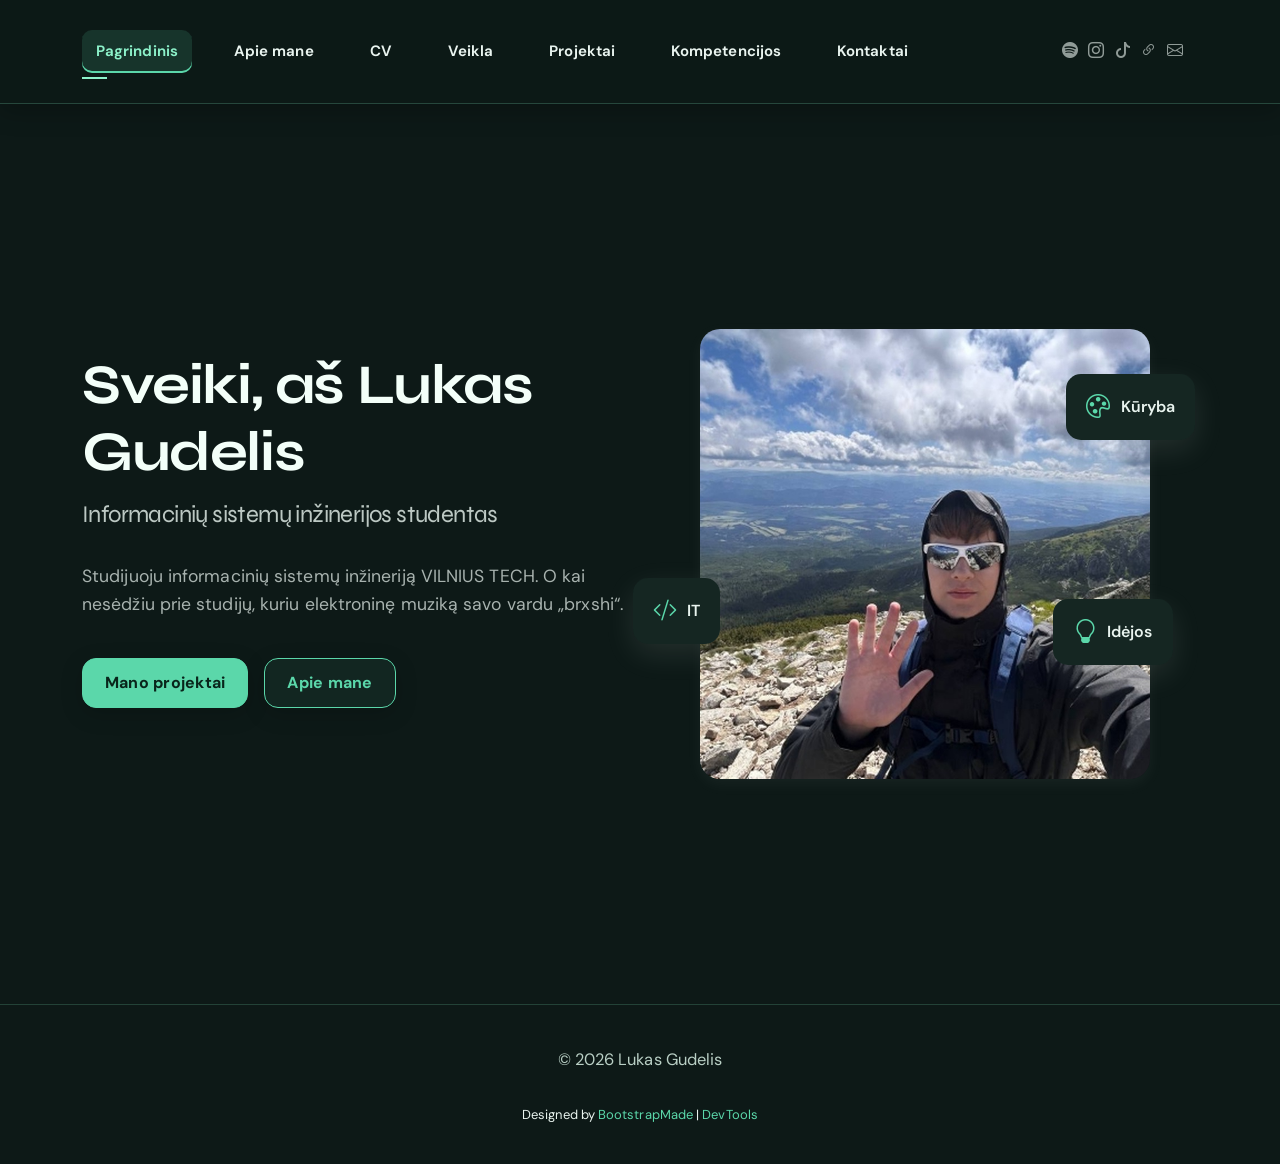
<file: index.html>
<!DOCTYPE html>

<html lang="lt">
<head>
<meta charset="utf-8"/>
<meta content="width=device-width, initial-scale=1.0" name="viewport"/>
<title>Mano CV</title>
<meta content="Lukas Gudelis CV puslapis" name="description"/>
<meta content="" name="keywords"/>
<!-- Favicons -->
<link href="assets/img/cv-favicon.png" rel="icon"/>
<link href="assets/img/apple-touch-icon.png" rel="apple-touch-icon"/>
<!-- Fonts -->
<link href="https://fonts.googleapis.com" rel="preconnect"/>
<link crossorigin="" href="https://fonts.gstatic.com" rel="preconnect"/>
<!-- Vendor CSS Files -->
<link href="assets/vendor/bootstrap/css/bootstrap.min.css" rel="stylesheet"/>
<link href="assets/vendor/bootstrap-icons/bootstrap-icons.css" rel="stylesheet"/>
<link href="assets/vendor/aos/aos.css" rel="stylesheet"/>
<link href="assets/vendor/swiper/swiper-bundle.min.css" rel="stylesheet"/>
<link href="assets/vendor/glightbox/css/glightbox.min.css" rel="stylesheet"/>
<!-- Main CSS File -->
<link href="assets/css/main.css?v=11.3" rel="stylesheet"/><link href="assets/css/custom.css?v=11.3" rel="stylesheet"/>
<!-- =======================================================
  * Template Name: FolioOne
  * Template URL: https://bootstrapmade.com/folioone-bootstrap-portfolio-website-template/
  * Updated: Aug 23 2025 with Bootstrap v5.3.7
  * Author: BootstrapMade.com
  * License: https://bootstrapmade.com/license/
  ======================================================== -->
<meta content="Lukas Gudelis" name="author"/><link href="https://fonts.googleapis.com/css2?family=DM+Sans:wght@400;500;600;700;800&amp;family=Syne:wght@400;500;600;700;800&amp;display=swap" rel="stylesheet"/></head>
<body class="index-page">
<header class="header d-flex align-items-center light-background sticky-top" id="header">
<div class="container position-relative d-flex align-items-center justify-content-between">
<!-- <a href="index.html" class="logo d-flex align-items-center me-auto me-xl-0">
      <img src="assets/img/logo.webp" alt="">
      <h1 class="sitename">FolioOne</h1> 
    </a> -->
<nav class="navmenu" id="navmenu">
<ul>
<li><a class="active" href="index.html">Pagrindinis</a></li>
<li><a href="about.html">Apie mane</a></li>
<li><a href="resume.html">CV</a></li>
<li><a href="services.html">Veikla</a></li>
<li><a href="portfolio.html">Projektai</a></li>
<li><a href="skills.html">Kompetencijos</a></li><li><a href="contact.html">Kontaktai</a></li>
</ul>
<i class="mobile-nav-toggle d-xl-none bi bi-list"></i>
</nav>
<div class="header-social-links">
<a aria-label="Spotify" href="https://open.spotify.com/artist/3Jq22kyLVKQ9bqqkHYOy18" rel="noopener noreferrer" target="_blank" title="Spotify"><i class="bi bi-spotify"></i></a>
<a aria-label="Instagram" href="https://www.instagram.com/brxshi/" rel="noopener noreferrer" target="_blank" title="Instagram"><i class="bi bi-instagram"></i></a>
<a aria-label="TikTok" href="https://www.tiktok.com/@brxshi" rel="noopener noreferrer" target="_blank" title="TikTok"><i class="bi bi-tiktok"></i></a>
<a aria-label="Linktree" href="https://linktr.ee/brxshi" rel="noopener noreferrer" target="_blank" title="Linktree"><i class="bi bi-link-45deg"></i></a>
<a aria-label="El. paštas" href="mailto:loops4brxshi@gmail.com" title="El. paštas"><i class="bi bi-envelope"></i></a>
</div>
</div>
</header>
<main class="main">
<!-- Hero Section -->
<section class="hero section" id="hero">
<div class="container" data-aos="fade-up" data-aos-delay="100">
<div class="row gy-4 align-items-center">
<div class="col-lg-6 order-2 order-lg-1">
<div class="hero-content">
<h1 data-aos="fade-up" data-aos-delay="200">Sveiki, aš Lukas Gudelis</h1>
<h2 data-aos="fade-up" data-aos-delay="300">Informacinių sistemų inžinerijos studentas</h2>
<p data-aos="fade-up" data-aos-delay="400">Studijuoju informacinių sistemų inžineriją VILNIUS TECH. O kai nesėdžiu prie studijų, kuriu elektroninę muziką savo vardu „brxshi“.</p>
<div class="hero-actions" data-aos="fade-up" data-aos-delay="500">
<a class="btn btn-primary" href="portfolio.html">Mano projektai</a>
<a class="btn btn-outline" href="about.html">Apie mane</a>
</div>
<div class="social-links" data-aos="fade-up" data-aos-delay="600">
</div>
</div>
</div>
<div class="col-lg-6 order-1 order-lg-2">
<div class="hero-image" data-aos="zoom-in" data-aos-delay="300">
<div class="image-wrapper">
<img alt="Lukas Gudelis kalnuose" class="img-fluid" src="assets/img/lukas-gudelis-nuotrauka.jpg"/>
<div class="floating-elements">
<div class="floating-card design" data-aos="fade-left" data-aos-delay="700">
<i class="bi bi-palette"></i>
<span>Kūryba</span>
</div>
<div class="floating-card code" data-aos="fade-right" data-aos-delay="800">
<i class="bi bi-code-slash"></i>
<span>IT</span>
</div>
<div class="floating-card creativity" data-aos="fade-up" data-aos-delay="900">
<i class="bi bi-lightbulb"></i>
<span>Idėjos</span>
</div>
</div>
</div>
</div>
</div>
</div>
</div>
</section><!-- /Hero Section -->
</main>
<footer class="footer" id="footer">
<div class="container">
<div class="copyright text-center">
<p>© 2026 Lukas Gudelis</p>
</div>
<div class="social-links d-flex justify-content-center">
</div>
<div class="credits">
<!-- All the links in the footer should remain intact. -->
<!-- You can delete the links only if you've purchased the pro version. -->
<!-- Licensing information: https://bootstrapmade.com/license/ -->
<!-- Purchase the pro version with working PHP/AJAX contact form: [buy-url] -->
        Designed by <a href="https://bootstrapmade.com/">BootstrapMade</a> | <a href="https://bootstrapmade.com/tools/">DevTools</a>
</div>
</div>
</footer>
<!-- Scroll Top -->
<a class="scroll-top d-flex align-items-center justify-content-center" href="#" id="scroll-top"><i class="bi bi-arrow-up-short"></i></a>
<!-- Preloader -->
<div id="preloader"></div>
<!-- Vendor JS Files -->
<script src="assets/vendor/bootstrap/js/bootstrap.bundle.min.js"></script>
<script src="assets/vendor/php-email-form/validate.js"></script>
<script src="assets/vendor/aos/aos.js"></script>
<script src="assets/vendor/typed.js/typed.umd.js"></script>
<script src="assets/vendor/waypoints/noframework.waypoints.js"></script>
<script src="assets/vendor/purecounter/purecounter_vanilla.js"></script>
<script src="assets/vendor/swiper/swiper-bundle.min.js"></script>
<script src="assets/vendor/imagesloaded/imagesloaded.pkgd.min.js"></script>
<script src="assets/vendor/isotope-layout/isotope.pkgd.min.js"></script>
<script src="assets/vendor/glightbox/js/glightbox.min.js"></script>
<!-- Main JS File -->
<script src="assets/js/main.js"></script>
</body>
</html>
</file>
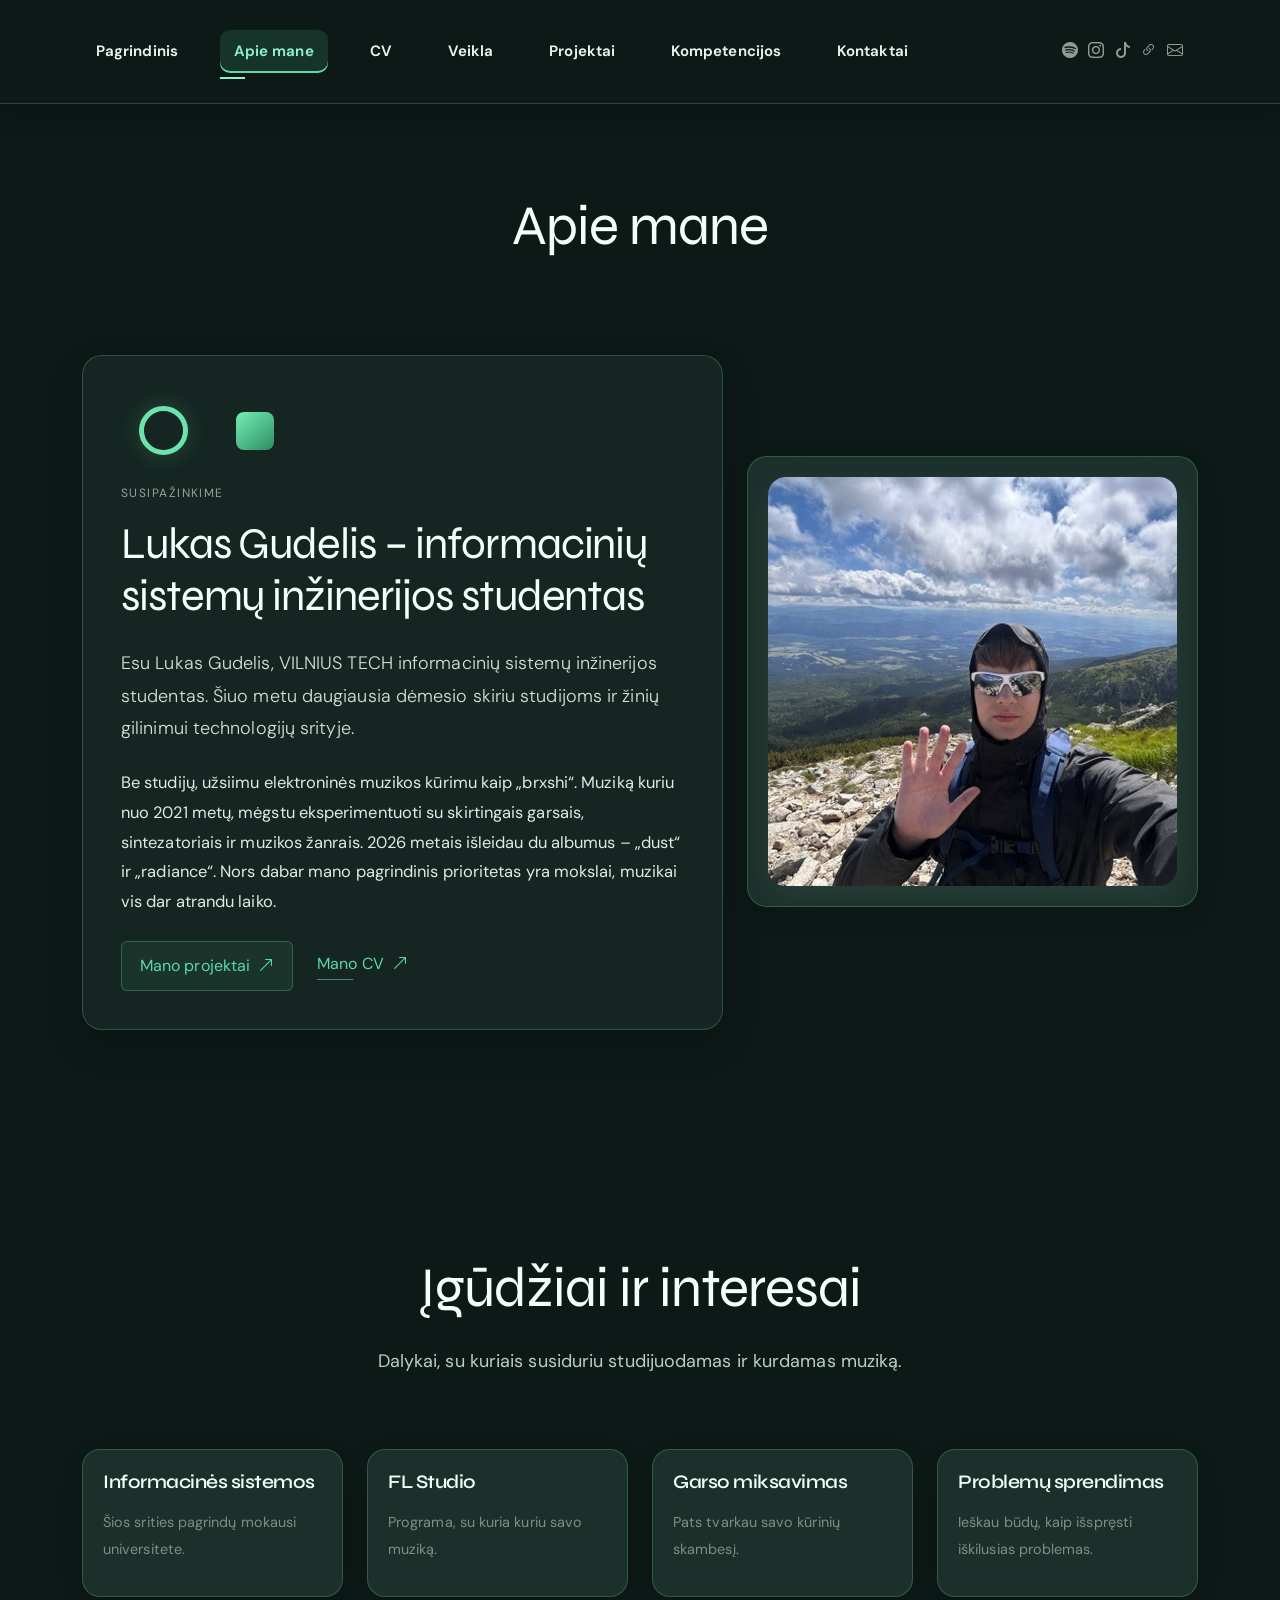
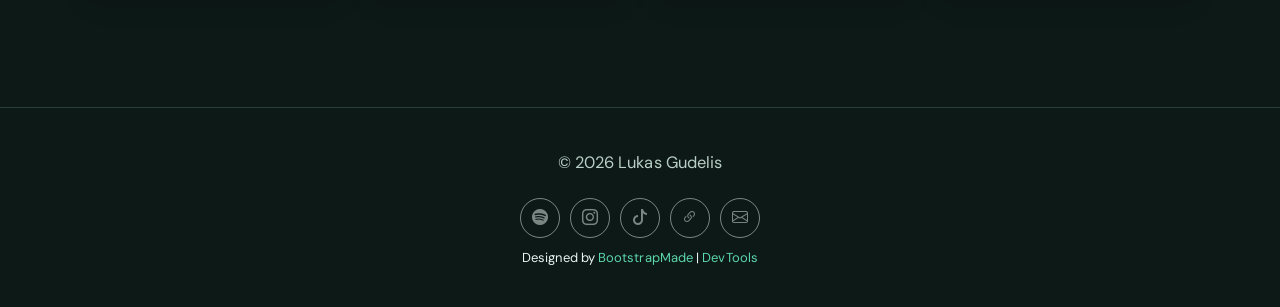
<file: about.html>
<!DOCTYPE html>

<html lang="lt">
<head>
<meta charset="utf-8"/>
<meta content="width=device-width, initial-scale=1.0" name="viewport"/>
<title>Apie mane – Lukas Gudelis</title>
<meta content="Lukas Gudelis CV puslapis" name="description"/>
<meta content="" name="keywords"/>
<!-- Favicons -->
<link href="assets/img/cv-favicon.png" rel="icon"/>
<link href="assets/img/apple-touch-icon.png" rel="apple-touch-icon"/>
<!-- Fonts -->
<link href="https://fonts.googleapis.com" rel="preconnect"/>
<link crossorigin="" href="https://fonts.gstatic.com" rel="preconnect"/>
<!-- Vendor CSS Files -->
<link href="assets/vendor/bootstrap/css/bootstrap.min.css" rel="stylesheet"/>
<link href="assets/vendor/bootstrap-icons/bootstrap-icons.css" rel="stylesheet"/>
<link href="assets/vendor/aos/aos.css" rel="stylesheet"/>
<link href="assets/vendor/swiper/swiper-bundle.min.css" rel="stylesheet"/>
<link href="assets/vendor/glightbox/css/glightbox.min.css" rel="stylesheet"/>
<!-- Main CSS File -->
<link href="assets/css/main.css?v=11.3" rel="stylesheet"/><link href="assets/css/custom.css?v=11.3" rel="stylesheet"/>
<!-- =======================================================
  * Template Name: FolioOne
  * Template URL: https://bootstrapmade.com/folioone-bootstrap-portfolio-website-template/
  * Updated: Aug 23 2025 with Bootstrap v5.3.7
  * Author: BootstrapMade.com
  * License: https://bootstrapmade.com/license/
  ======================================================== -->
<meta content="Lukas Gudelis" name="author"/><link href="https://fonts.googleapis.com/css2?family=DM+Sans:wght@400;500;600;700;800&amp;family=Syne:wght@400;500;600;700;800&amp;display=swap" rel="stylesheet"/></head>
<body class="about-page">
<header class="header d-flex align-items-center light-background sticky-top" id="header">
<div class="container position-relative d-flex align-items-center justify-content-between">
<!-- <a href="index.html" class="logo d-flex align-items-center me-auto me-xl-0">
      <img src="assets/img/logo.webp" alt="">
      <h1 class="sitename">FolioOne</h1> 
    </a> -->
<nav class="navmenu" id="navmenu">
<ul>
<li><a href="index.html">Pagrindinis</a></li>
<li><a class="active" href="about.html">Apie mane</a></li>
<li><a href="resume.html">CV</a></li>
<li><a href="services.html">Veikla</a></li>
<li><a href="portfolio.html">Projektai</a></li>
<li><a href="skills.html">Kompetencijos</a></li><li><a href="contact.html">Kontaktai</a></li>
</ul>
<i class="mobile-nav-toggle d-xl-none bi bi-list"></i>
</nav>
<div class="header-social-links">
<a aria-label="Spotify" href="https://open.spotify.com/artist/3Jq22kyLVKQ9bqqkHYOy18" rel="noopener noreferrer" target="_blank" title="Spotify"><i class="bi bi-spotify"></i></a>
<a aria-label="Instagram" href="https://www.instagram.com/brxshi/" rel="noopener noreferrer" target="_blank" title="Instagram"><i class="bi bi-instagram"></i></a>
<a aria-label="TikTok" href="https://www.tiktok.com/@brxshi" rel="noopener noreferrer" target="_blank" title="TikTok"><i class="bi bi-tiktok"></i></a>
<a aria-label="Linktree" href="https://linktr.ee/brxshi" rel="noopener noreferrer" target="_blank" title="Linktree"><i class="bi bi-link-45deg"></i></a>
<a aria-label="El. paštas" href="mailto:loops4brxshi@gmail.com" title="El. paštas"><i class="bi bi-envelope"></i></a>
</div>
</div>
</header>
<main class="main"><section class="about section" id="about"><div class="container section-title" data-aos="fade-up"><h2>Apie mane</h2></div><div class="container" data-aos="fade-up"><div class="row align-items-center justify-content-between gy-5 mb-5"><div class="col-lg-7"><div class="intro-content"><div aria-hidden="true" class="ld10-shapes"><span class="ld10-orbit"></span><span class="ld10-diamond"></span></div><span class="eyebrow">Susipažinkime</span><h2 class="headline">Lukas Gudelis – informacinių sistemų inžinerijos studentas</h2><p class="lead">Esu Lukas Gudelis, VILNIUS TECH informacinių sistemų inžinerijos studentas. Šiuo metu daugiausia dėmesio skiriu studijoms ir žinių gilinimui technologijų srityje.</p><p>Be studijų, užsiimu elektroninės muzikos kūrimu kaip „brxshi“. Muziką kuriu nuo 2021 metų, mėgstu eksperimentuoti su skirtingais garsais, sintezatoriais ir muzikos žanrais. 2026 metais išleidau du albumus – „dust“ ir „radiance“. Nors dabar mano pagrindinis prioritetas yra mokslai, muzikai vis dar atrandu laiko.</p><div class="cta-group"><a class="btn-ghost" href="portfolio.html">Mano projektai <i class="bi bi-arrow-up-right"></i></a><a class="link-underline" href="resume.html">Mano CV <i class="bi bi-arrow-up-right"></i></a></div></div></div><div class="col-lg-5"><figure class="profile-figure text-center text-lg-end"><img alt="Lukas Gudelis kalnuose" class="img-fluid profile-photo" src="assets/img/lukas-gudelis-nuotrauka.jpg"/></figure></div></div></div></section><section class="skills section"><div class="container section-title"><h2>Įgūdžiai ir interesai</h2><p>Dalykai, su kuriais susiduriu studijuodamas ir kurdamas muziką.</p></div><div class="container"><div class="row g-4"><div class="col-md-6 col-lg-3"><div class="skill-box"><h3>Informacinės sistemos</h3><p>Šios srities pagrindų mokausi universitete.</p></div></div><div class="col-md-6 col-lg-3"><div class="skill-box"><h3>FL Studio</h3><p>Programa, su kuria kuriu savo muziką.</p></div></div><div class="col-md-6 col-lg-3"><div class="skill-box"><h3>Garso miksavimas</h3><p>Pats tvarkau savo kūrinių skambesį.</p></div></div><div class="col-md-6 col-lg-3"><div class="skill-box"><h3>Problemų sprendimas</h3><p>Ieškau būdų, kaip išspręsti iškilusias problemas.</p></div></div></div></div></section></main>
<footer class="footer" id="footer">
<div class="container">
<div class="copyright text-center">
<p>© 2026 Lukas Gudelis</p>
</div>
<div class="social-links d-flex justify-content-center">
<a aria-label="Spotify" href="https://open.spotify.com/artist/3Jq22kyLVKQ9bqqkHYOy18" rel="noopener noreferrer" target="_blank" title="Spotify"><i class="bi bi-spotify"></i></a>
<a aria-label="Instagram" href="https://www.instagram.com/brxshi/" rel="noopener noreferrer" target="_blank" title="Instagram"><i class="bi bi-instagram"></i></a>
<a aria-label="TikTok" href="https://www.tiktok.com/@brxshi" rel="noopener noreferrer" target="_blank" title="TikTok"><i class="bi bi-tiktok"></i></a>
<a aria-label="Linktree" href="https://linktr.ee/brxshi" rel="noopener noreferrer" target="_blank" title="Linktree"><i class="bi bi-link-45deg"></i></a>
<a aria-label="El. paštas" href="mailto:loops4brxshi@gmail.com" title="El. paštas"><i class="bi bi-envelope"></i></a>
</div>
<div class="credits">
<!-- All the links in the footer should remain intact. -->
<!-- You can delete the links only if you've purchased the pro version. -->
<!-- Licensing information: https://bootstrapmade.com/license/ -->
<!-- Purchase the pro version with working PHP/AJAX contact form: [buy-url] -->
        Designed by <a href="https://bootstrapmade.com/">BootstrapMade</a> | <a href="https://bootstrapmade.com/tools/">DevTools</a>
</div>
</div>
</footer>
<!-- Scroll Top -->
<a class="scroll-top d-flex align-items-center justify-content-center" href="#" id="scroll-top"><i class="bi bi-arrow-up-short"></i></a>
<!-- Preloader -->
<div id="preloader"></div>
<!-- Vendor JS Files -->
<script src="assets/vendor/bootstrap/js/bootstrap.bundle.min.js"></script>
<script src="assets/vendor/php-email-form/validate.js"></script>
<script src="assets/vendor/aos/aos.js"></script>
<script src="assets/vendor/typed.js/typed.umd.js"></script>
<script src="assets/vendor/waypoints/noframework.waypoints.js"></script>
<script src="assets/vendor/purecounter/purecounter_vanilla.js"></script>
<script src="assets/vendor/swiper/swiper-bundle.min.js"></script>
<script src="assets/vendor/imagesloaded/imagesloaded.pkgd.min.js"></script>
<script src="assets/vendor/isotope-layout/isotope.pkgd.min.js"></script>
<script src="assets/vendor/glightbox/js/glightbox.min.js"></script>
<!-- Main JS File -->
<script src="assets/js/main.js"></script>
</body>
</html>
</file>
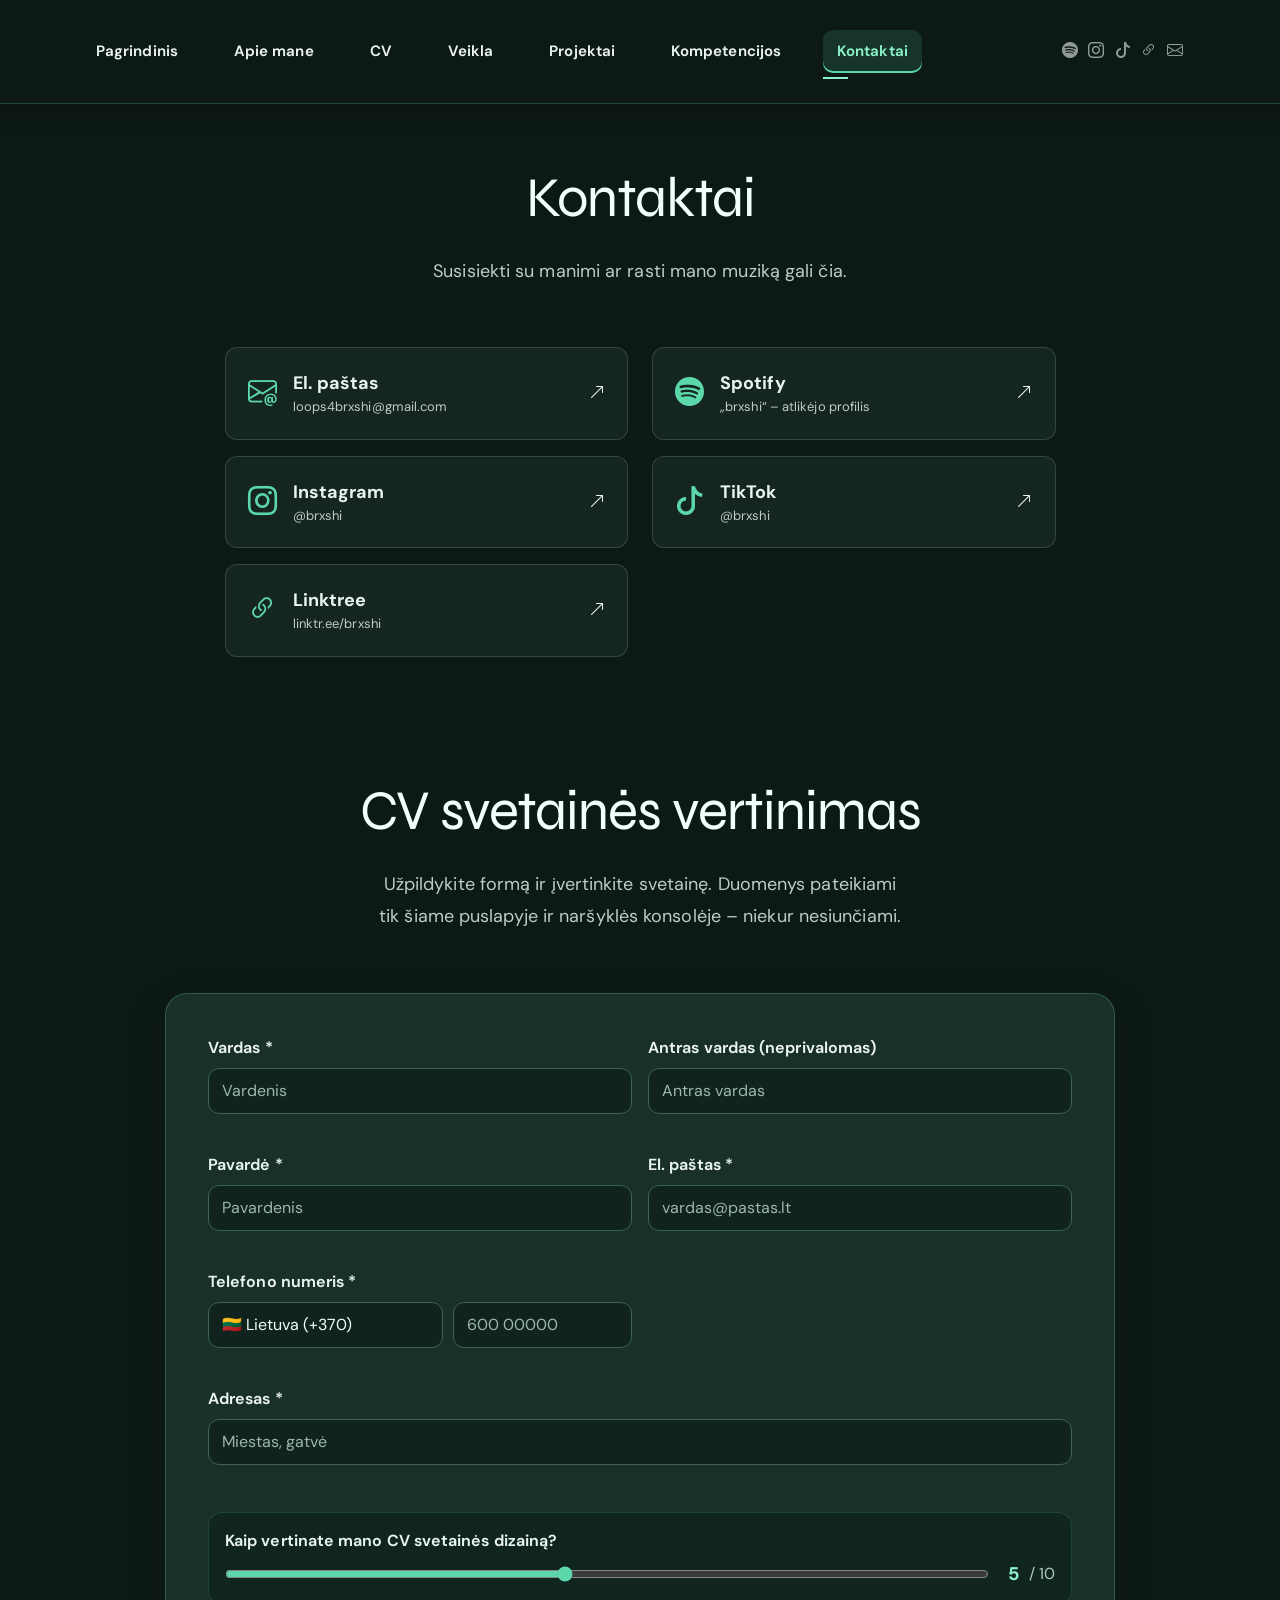
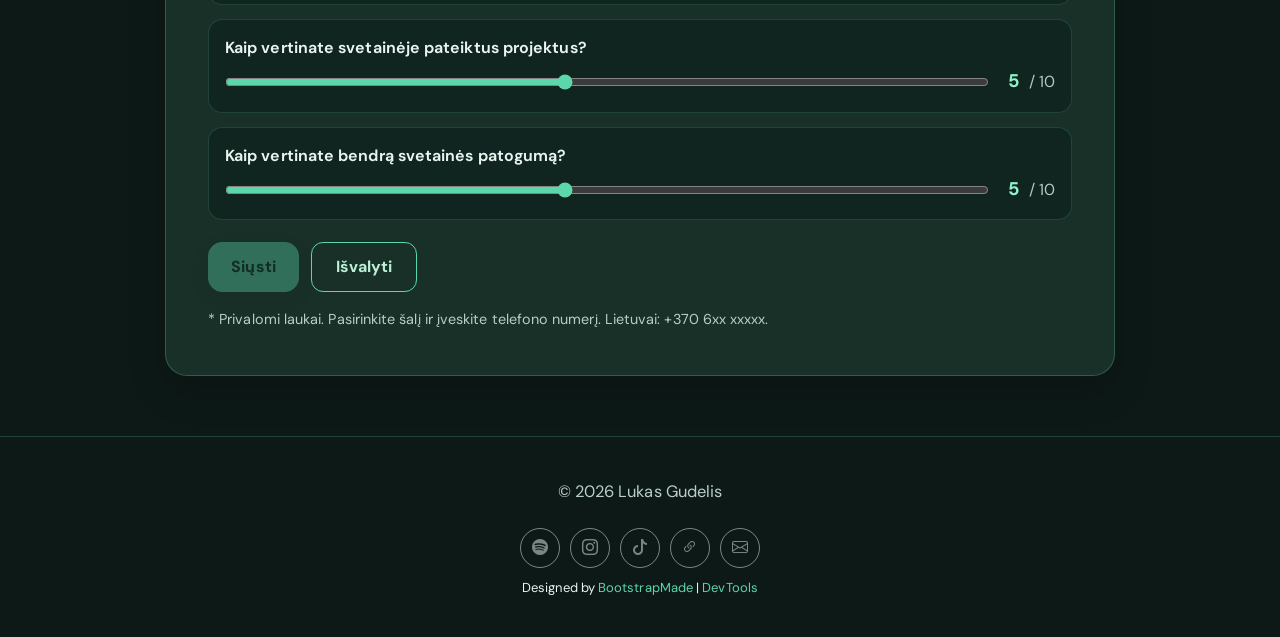
<file: contact.html>
<!DOCTYPE html>

<html lang="lt">
<head>
<meta charset="utf-8"/>
<meta content="width=device-width, initial-scale=1.0" name="viewport"/>
<title>Kontaktai – Lukas Gudelis</title>
<meta content="Lukas Gudelis CV puslapis" name="description"/>
<meta content="" name="keywords"/>
<!-- Favicons -->
<link href="assets/img/cv-favicon.png" rel="icon"/>
<link href="assets/img/apple-touch-icon.png" rel="apple-touch-icon"/>
<!-- Fonts -->
<link href="https://fonts.googleapis.com" rel="preconnect"/>
<link crossorigin="" href="https://fonts.gstatic.com" rel="preconnect"/>
<!-- Vendor CSS Files -->
<link href="assets/vendor/bootstrap/css/bootstrap.min.css" rel="stylesheet"/>
<link href="assets/vendor/bootstrap-icons/bootstrap-icons.css" rel="stylesheet"/>
<link href="assets/vendor/aos/aos.css" rel="stylesheet"/>
<link href="assets/vendor/swiper/swiper-bundle.min.css" rel="stylesheet"/>
<link href="assets/vendor/glightbox/css/glightbox.min.css" rel="stylesheet"/>
<!-- Main CSS File -->
<link href="assets/css/main.css?v=11.4" rel="stylesheet"/><link href="assets/css/custom.css?v=11.5" rel="stylesheet"/>
<!-- =======================================================
  * Template Name: FolioOne
  * Template URL: https://bootstrapmade.com/folioone-bootstrap-portfolio-website-template/
  * Updated: Aug 23 2025 with Bootstrap v5.3.7
  * Author: BootstrapMade.com
  * License: https://bootstrapmade.com/license/
  ======================================================== -->
<meta content="Lukas Gudelis" name="author"/><link href="https://fonts.googleapis.com/css2?family=DM+Sans:wght@400;500;600;700;800&amp;family=Syne:wght@400;500;600;700;800&amp;display=swap" rel="stylesheet"/>
<style id="ld11-critical-form-style">
/* 11 LD: kritiniai kontaktų formos stiliai, kad GitHub Pages nerodytų neapipavidalintos formos */
.cv-feedback-panel{max-width:950px;margin:auto;padding:clamp(20px,4vw,42px);border:1px solid rgba(119,221,175,.25);border-radius:22px;background:#193029;box-shadow:0 14px 38px rgba(0,0,0,.17)}
.cv-feedback-panel label{display:block;margin-bottom:8px;font-weight:650;color:#e9f4ef;font-family:'DM Sans',sans-serif}
.cv-feedback-panel .form-control{background:#10231e;color:#f3fff9;border:1px solid #406257;border-radius:11px;min-height:46px;padding:10px 13px}
.cv-feedback-panel .form-control::placeholder{color:#9cb7ac}
.cv-feedback-panel .form-control:focus{background:#10231e;color:#fff;border-color:#5bd7aa;box-shadow:0 0 0 3px rgba(91,215,170,.16)}
.cv-feedback-panel .form-control.cv-invalid{border-color:#ff8585}
.cv-field-error{display:block;min-height:19px;margin-top:4px;color:#ffaaaa;font-size:.83rem}
.cv-rating-list{display:grid;gap:14px;margin-top:24px}
.cv-rating{background:#10251f;border:1px solid rgba(119,221,175,.17);padding:16px;border-radius:14px}
.cv-rating-control{display:flex;align-items:center;gap:10px}
.cv-rating-control input[type=range]{flex:1;min-width:0;accent-color:#5bd7aa;cursor:pointer}
.cv-rating-control output{font-size:1.15rem;font-weight:750;color:#8df2ca;min-width:20px;text-align:right}
.cv-rating-control span{color:#afc9be}
.cv-form-actions{display:flex;gap:12px;flex-wrap:wrap;margin-top:22px}
.cv-form-actions button{border:1px solid #5bd7aa;border-radius:12px;padding:11px 24px;background:#5bd7aa;color:#08241b;font-weight:700;transition:transform .2s,background .2s}
.cv-form-actions button:hover:not(:disabled){background:#8df2ca;transform:translateY(-2px)}
.cv-form-actions button:disabled{opacity:.38;cursor:not-allowed}
.cv-form-actions #cv-clear{background:transparent;color:#baf0d7}
.cv-form-hint{margin:14px 0 0;color:#b6cec3;font-size:.9rem}
.cv-feedback-result{margin-top:25px;border-top:1px solid rgba(119,221,175,.25);padding-top:24px}
.cv-feedback-result[hidden]{display:none!important}
.cv-feedback-result dl{display:grid;grid-template-columns:minmax(140px,1fr) 2fr;gap:10px 18px;overflow-wrap:anywhere}
.cv-feedback-result dt{color:#a8c9b9;font-weight:600}
.cv-feedback-result dd{color:#f3fff9;margin:0}
#cv-feedback-average{color:#8df2ca;font-size:1.12rem;font-weight:700}
@media(max-width:575px){.cv-feedback-result dl{grid-template-columns:1fr;gap:3px}.cv-feedback-result dd{margin-bottom:9px}}
.cv-phone-group{display:flex;gap:10px;align-items:stretch}.cv-phone-group #cv-country{flex:0 1 235px;min-width:145px;max-width:235px}.cv-phone-group #cv-phone{flex:1;min-width:0}@media(max-width:560px){.cv-phone-group{flex-direction:column}.cv-phone-group #cv-country{max-width:none;flex:auto}}
</style>
</head>
<body class="contact-page">
<header class="header d-flex align-items-center light-background sticky-top" id="header">
<div class="container position-relative d-flex align-items-center justify-content-between">
<!-- <a href="index.html" class="logo d-flex align-items-center me-auto me-xl-0">
      <img src="assets/img/logo.webp" alt="">
      <h1 class="sitename">FolioOne</h1> 
    </a> -->
<nav class="navmenu" id="navmenu">
<ul>
<li><a href="index.html">Pagrindinis</a></li>
<li><a href="about.html">Apie mane</a></li>
<li><a href="resume.html">CV</a></li>
<li><a href="services.html">Veikla</a></li>
<li><a href="portfolio.html">Projektai</a></li>
<li><a href="skills.html">Kompetencijos</a></li><li><a class="active" href="contact.html">Kontaktai</a></li>
</ul>
<i class="mobile-nav-toggle d-xl-none bi bi-list"></i>
</nav>
<div class="header-social-links">
<a aria-label="Spotify" href="https://open.spotify.com/artist/3Jq22kyLVKQ9bqqkHYOy18" rel="noopener noreferrer" target="_blank" title="Spotify"><i class="bi bi-spotify"></i></a>
<a aria-label="Instagram" href="https://www.instagram.com/brxshi/" rel="noopener noreferrer" target="_blank" title="Instagram"><i class="bi bi-instagram"></i></a>
<a aria-label="TikTok" href="https://www.tiktok.com/@brxshi" rel="noopener noreferrer" target="_blank" title="TikTok"><i class="bi bi-tiktok"></i></a>
<a aria-label="Linktree" href="https://linktr.ee/brxshi" rel="noopener noreferrer" target="_blank" title="Linktree"><i class="bi bi-link-45deg"></i></a>
<a aria-label="El. paštas" href="mailto:loops4brxshi@gmail.com" title="El. paštas"><i class="bi bi-envelope"></i></a>
</div>
</div>
</header>
<main class="main"><section class="contact section"><div class="container section-title" data-aos="fade-up"><h2>Kontaktai</h2><p>Susisiekti su manimi ar rasti mano muziką gali čia.</p></div><div class="container" data-aos="fade-up"><div class="row gy-4 justify-content-center"><div class="col-lg-9"><div class="row gy-3">
<div class="col-md-6"><a class="cv-social-card" href="mailto:loops4brxshi@gmail.com"><i class="bi bi-envelope-at"></i><span><strong>El. paštas</strong><small>loops4brxshi@gmail.com</small></span><i class="bi bi-arrow-up-right"></i></a></div>
<div class="col-md-6"><a class="cv-social-card" href="https://open.spotify.com/artist/3Jq22kyLVKQ9bqqkHYOy18" rel="noopener noreferrer" target="_blank"><i class="bi bi-spotify"></i><span><strong>Spotify</strong><small>„brxshi“ – atlikėjo profilis</small></span><i class="bi bi-arrow-up-right"></i></a></div>
<div class="col-md-6"><a class="cv-social-card" href="https://www.instagram.com/brxshi/" rel="noopener noreferrer" target="_blank"><i class="bi bi-instagram"></i><span><strong>Instagram</strong><small>@brxshi</small></span><i class="bi bi-arrow-up-right"></i></a></div>
<div class="col-md-6"><a class="cv-social-card" href="https://www.tiktok.com/@brxshi" rel="noopener noreferrer" target="_blank"><i class="bi bi-tiktok"></i><span><strong>TikTok</strong><small>@brxshi</small></span><i class="bi bi-arrow-up-right"></i></a></div>
<div class="col-md-6"><a class="cv-social-card" href="https://linktr.ee/brxshi" rel="noopener noreferrer" target="_blank"><i class="bi bi-link-45deg"></i><span><strong>Linktree</strong><small>linktr.ee/brxshi</small></span><i class="bi bi-arrow-up-right"></i></a></div>
</div></div></div></div></section>
<section class="section cv-feedback-section" id="cv-feedback">
 <div class="container section-title"><h2>CV svetainės vertinimas</h2><p>Užpildykite formą ir įvertinkite svetainę. Duomenys pateikiami tik šiame puslapyje ir naršyklės konsolėje – niekur nesiunčiami.</p></div>
 <div class="container"><div class="cv-feedback-panel">
 <form id="cv-feedback-form" novalidate>
  <div class="row g-3">
   <div class="col-md-6"><label for="cv-first">Vardas <span aria-hidden="true">*</span></label><input id="cv-first" name="vardas" class="form-control" type="text" autocomplete="given-name" required placeholder="Vardenis"/><small class="cv-field-error" id="err-first" aria-live="polite"></small></div>
   <div class="col-md-6"><label for="cv-middle">Antras vardas (neprivalomas)</label><input id="cv-middle" name="antrasVardas" class="form-control" type="text" autocomplete="additional-name" placeholder="Antras vardas"/><small class="cv-field-error" id="err-middle" aria-live="polite"></small></div>
   <div class="col-md-6"><label for="cv-last">Pavardė <span aria-hidden="true">*</span></label><input id="cv-last" name="pavarde" class="form-control" type="text" autocomplete="family-name" required placeholder="Pavardenis"/><small class="cv-field-error" id="err-last" aria-live="polite"></small></div>
   <div class="col-md-6"><label for="cv-email">El. paštas <span aria-hidden="true">*</span></label><input id="cv-email" name="elpastas" class="form-control" type="email" autocomplete="email" required placeholder="vardas@pastas.lt"/><small class="cv-field-error" id="err-email" aria-live="polite"></small></div>
   <div class="col-md-6"><label for="cv-phone">Telefono numeris <span aria-hidden="true">*</span></label>
     <div class="cv-phone-group"><select id="cv-country" class="form-control" aria-label="Telefono šalies kodas">
       <option value="LT">🇱🇹 Lietuva (+370)</option><option value="LV">🇱🇻 Latvija (+371)</option><option value="EE">🇪🇪 Estija (+372)</option><option value="PL">🇵🇱 Lenkija (+48)</option><option value="DE">🇩🇪 Vokietija (+49)</option><option value="GB">🇬🇧 Jungtinė Karalystė (+44)</option><option value="US">🇺🇸 JAV / Kanada (+1)</option>
     </select><input id="cv-phone" name="telefonas" class="form-control" type="tel" autocomplete="off" inputmode="numeric" required placeholder="600 00000"/></div><small class="cv-field-error" id="err-phone" aria-live="polite"></small></div>
   <div class="col-12"><label for="cv-address">Adresas <span aria-hidden="true">*</span></label><input id="cv-address" name="adresas" class="form-control" type="text" autocomplete="street-address" required placeholder="Miestas, gatvė"/><small class="cv-field-error" id="err-address" aria-live="polite"></small></div>
  </div>
  <div class="cv-rating-list">
   <div class="cv-rating"><label for="cv-rate-design">Kaip vertinate mano CV svetainės dizainą?</label><div class="cv-rating-control"><input id="cv-rate-design" name="dizainas" type="range" min="1" max="10" value="5"/><output for="cv-rate-design">5</output><span>/ 10</span></div></div>
   <div class="cv-rating"><label for="cv-rate-projects">Kaip vertinate svetainėje pateiktus projektus?</label><div class="cv-rating-control"><input id="cv-rate-projects" name="projektai" type="range" min="1" max="10" value="5"/><output for="cv-rate-projects">5</output><span>/ 10</span></div></div>
   <div class="cv-rating"><label for="cv-rate-usability">Kaip vertinate bendrą svetainės patogumą?</label><div class="cv-rating-control"><input id="cv-rate-usability" name="patogumas" type="range" min="1" max="10" value="5"/><output for="cv-rate-usability">5</output><span>/ 10</span></div></div>
  </div>
  <div class="cv-form-actions"><button type="submit" id="cv-send" disabled>Siųsti</button><button type="button" id="cv-clear">Išvalyti</button></div>
  <p class="cv-form-hint">* Privalomi laukai. Pasirinkite šalį ir įveskite telefono numerį. Lietuvai: +370 6xx xxxxx.</p>
 </form>
 <div id="cv-feedback-result" class="cv-feedback-result" hidden aria-live="polite"><h3>Įvesti duomenys</h3><dl id="cv-feedback-data"></dl><p id="cv-feedback-average"></p></div>
 </div></div>
</section>
</main>
<footer class="footer" id="footer">
<div class="container">
<div class="copyright text-center">
<p>© 2026 Lukas Gudelis</p>
</div>
<div class="social-links d-flex justify-content-center">
<a aria-label="Spotify" href="https://open.spotify.com/artist/3Jq22kyLVKQ9bqqkHYOy18" rel="noopener noreferrer" target="_blank" title="Spotify"><i class="bi bi-spotify"></i></a>
<a aria-label="Instagram" href="https://www.instagram.com/brxshi/" rel="noopener noreferrer" target="_blank" title="Instagram"><i class="bi bi-instagram"></i></a>
<a aria-label="TikTok" href="https://www.tiktok.com/@brxshi" rel="noopener noreferrer" target="_blank" title="TikTok"><i class="bi bi-tiktok"></i></a>
<a aria-label="Linktree" href="https://linktr.ee/brxshi" rel="noopener noreferrer" target="_blank" title="Linktree"><i class="bi bi-link-45deg"></i></a>
<a aria-label="El. paštas" href="mailto:loops4brxshi@gmail.com" title="El. paštas"><i class="bi bi-envelope"></i></a>
</div>
<div class="credits">
<!-- All the links in the footer should remain intact. -->
<!-- You can delete the links only if you've purchased the pro version. -->
<!-- Licensing information: https://bootstrapmade.com/license/ -->
<!-- Purchase the pro version with working PHP/AJAX contact form: [buy-url] -->
        Designed by <a href="https://bootstrapmade.com/">BootstrapMade</a> | <a href="https://bootstrapmade.com/tools/">DevTools</a>
</div>
</div>
</footer>
<!-- Scroll Top -->
<a class="scroll-top d-flex align-items-center justify-content-center" href="#" id="scroll-top"><i class="bi bi-arrow-up-short"></i></a>
<!-- Preloader -->
<div id="preloader"></div>
<!-- Vendor JS Files -->
<script src="assets/vendor/bootstrap/js/bootstrap.bundle.min.js"></script>
<script src="assets/vendor/php-email-form/validate.js"></script>
<script src="assets/vendor/aos/aos.js"></script>
<script src="assets/vendor/typed.js/typed.umd.js"></script>
<script src="assets/vendor/waypoints/noframework.waypoints.js"></script>
<script src="assets/vendor/purecounter/purecounter_vanilla.js"></script>
<script src="assets/vendor/swiper/swiper-bundle.min.js"></script>
<script src="assets/vendor/imagesloaded/imagesloaded.pkgd.min.js"></script>
<script src="assets/vendor/isotope-layout/isotope.pkgd.min.js"></script>
<script src="assets/vendor/glightbox/js/glightbox.min.js"></script>
<!-- Main JS File -->
<script src="assets/js/main.js"></script>
<script src="assets/js/custom.js?v=11.5" defer></script>
</body>
</html>
</file>
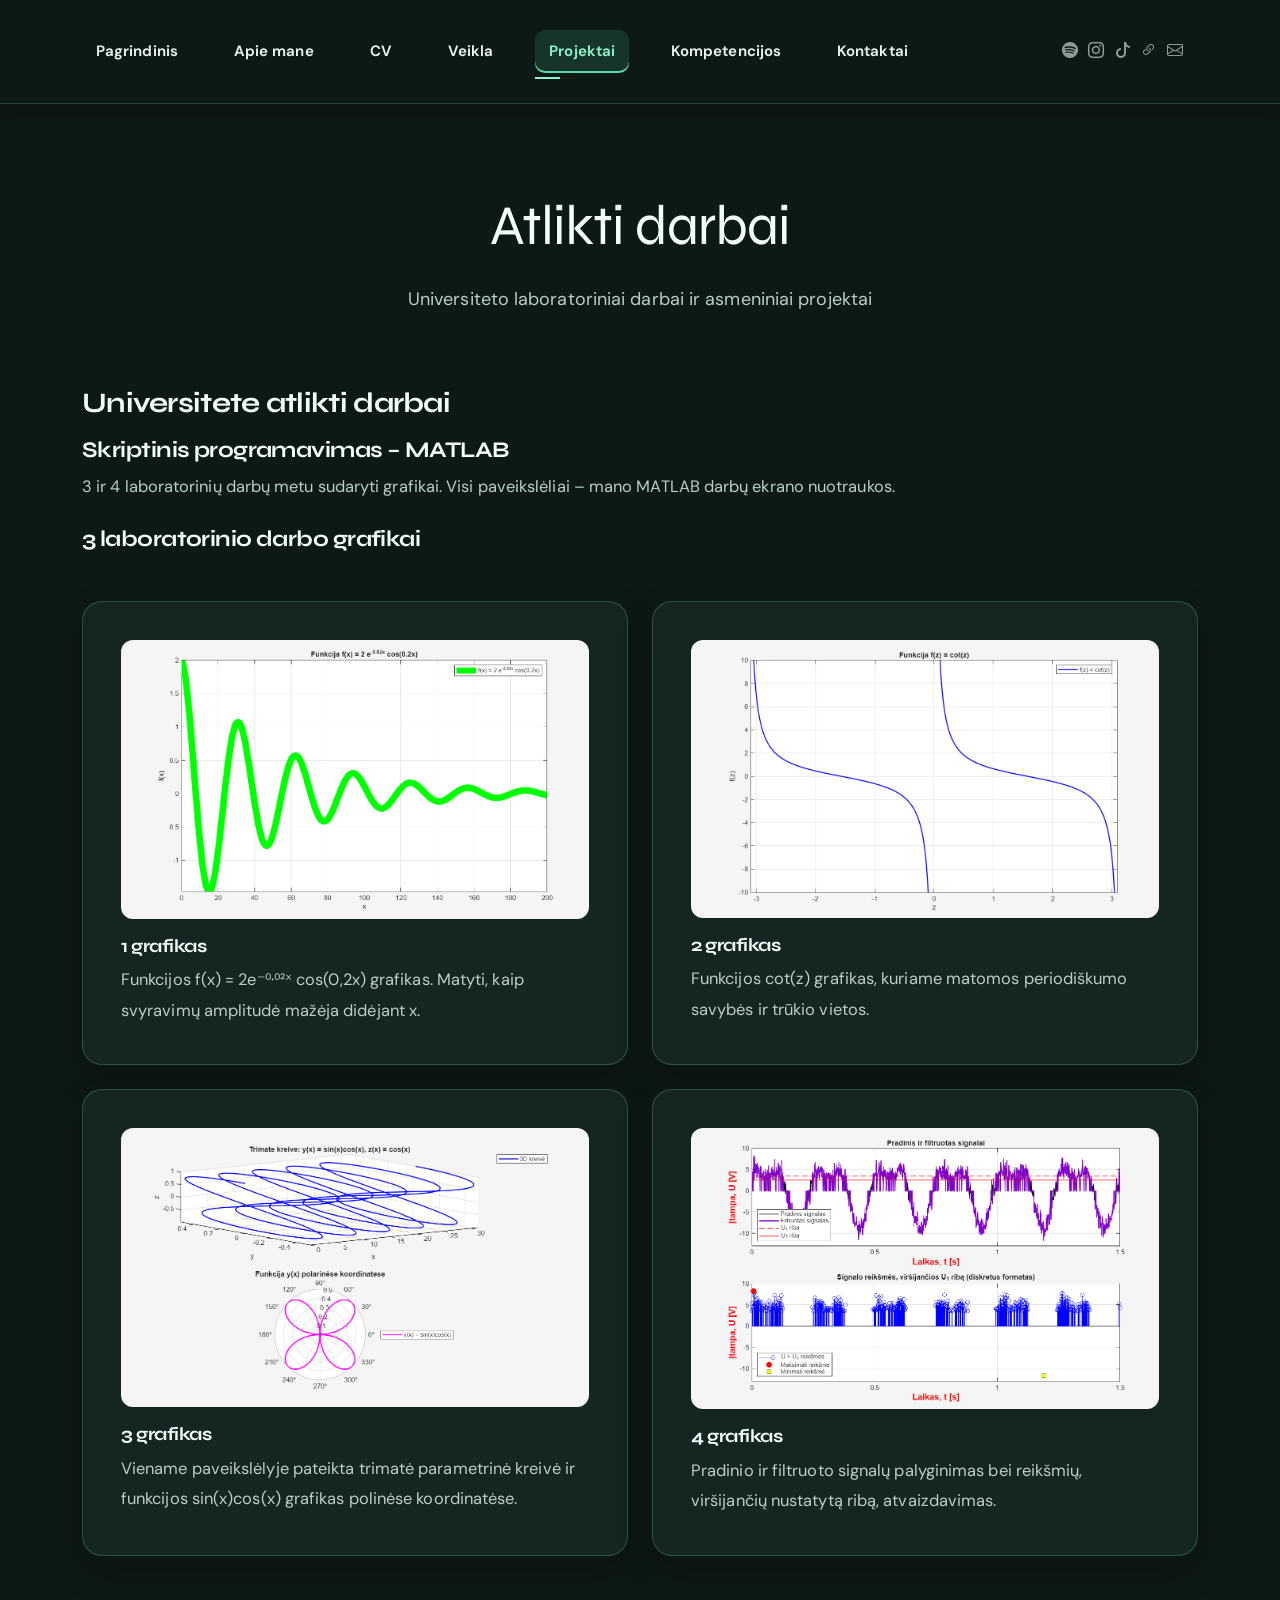
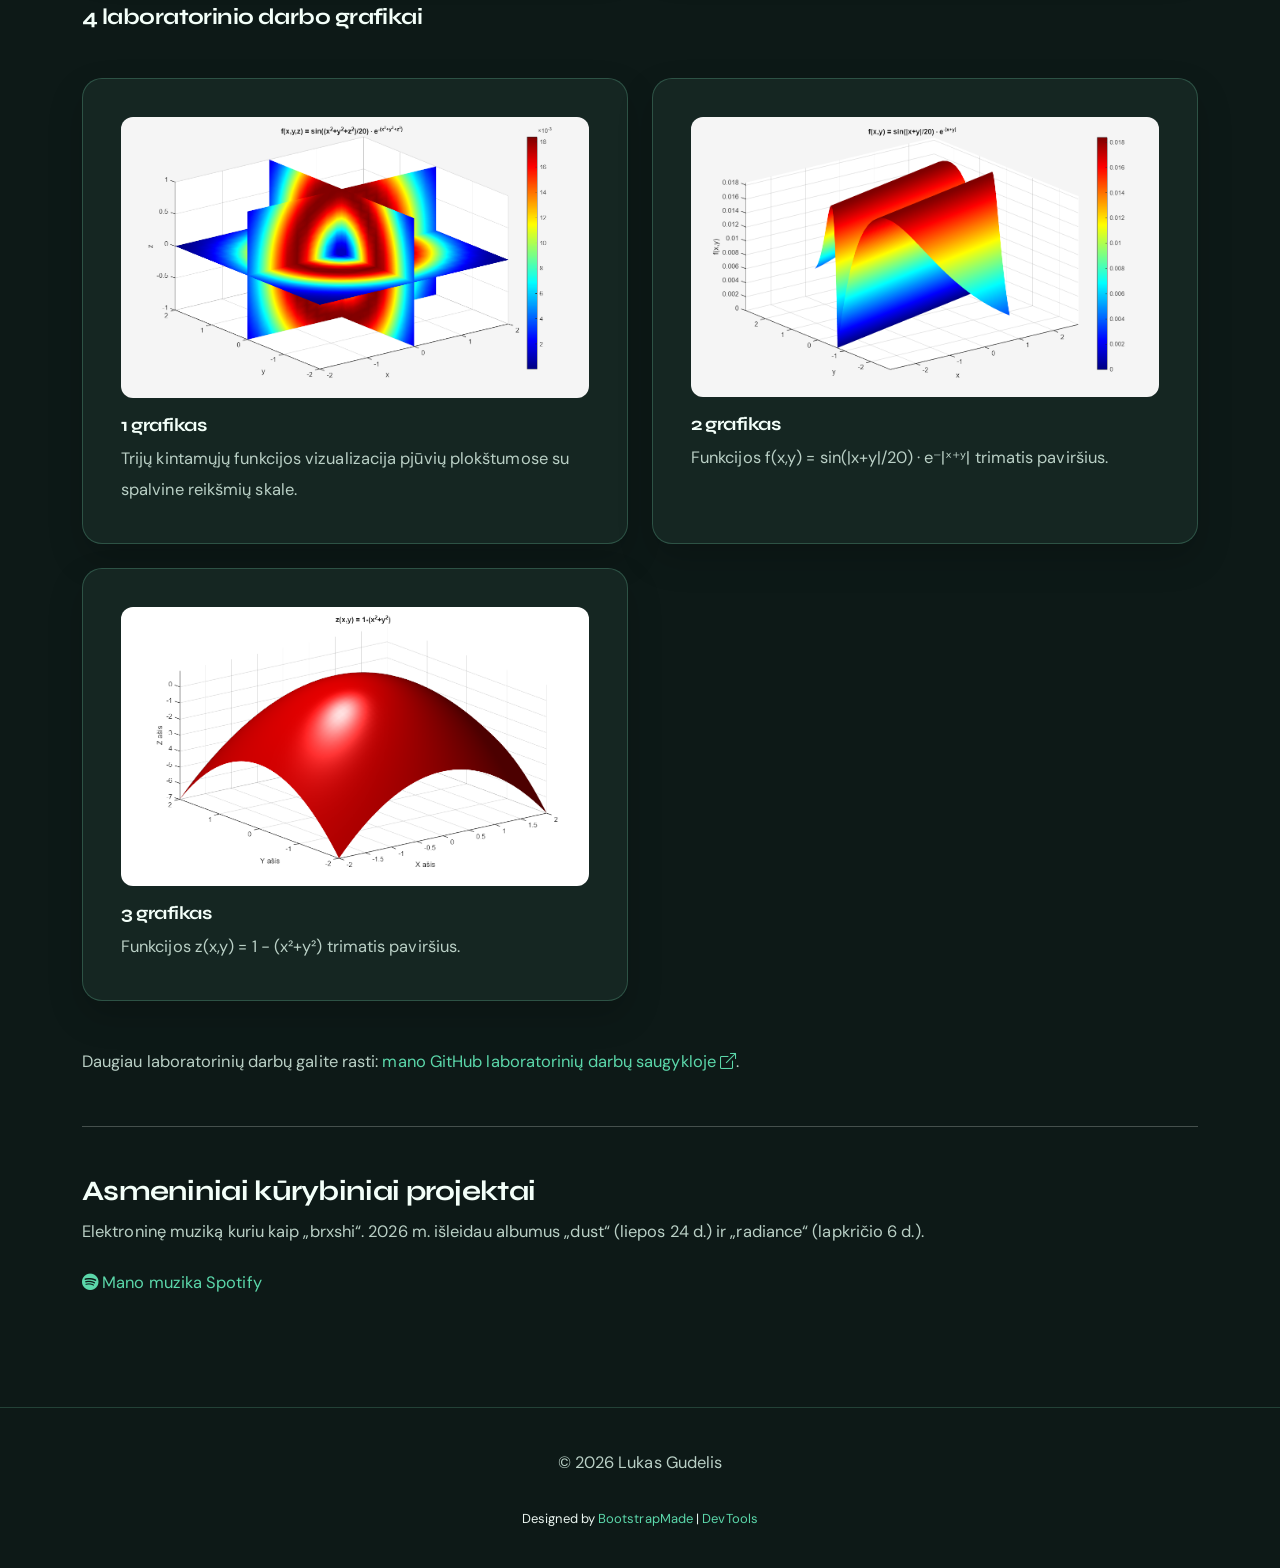
<file: portfolio.html>
<!DOCTYPE html>

<html lang="lt">
<head>
<meta charset="utf-8"/>
<meta content="width=device-width, initial-scale=1.0" name="viewport"/>
<title>Projektai – Lukas Gudelis</title>
<meta content="Lukas Gudelis CV puslapis" name="description"/>
<meta content="" name="keywords"/>
<!-- Favicons -->
<link href="assets/img/cv-favicon.png" rel="icon"/>
<link href="assets/img/apple-touch-icon.png" rel="apple-touch-icon"/>
<!-- Fonts -->
<link href="https://fonts.googleapis.com" rel="preconnect"/>
<link crossorigin="" href="https://fonts.gstatic.com" rel="preconnect"/>
<!-- Vendor CSS Files -->
<link href="assets/vendor/bootstrap/css/bootstrap.min.css" rel="stylesheet"/>
<link href="assets/vendor/bootstrap-icons/bootstrap-icons.css" rel="stylesheet"/>
<link href="assets/vendor/aos/aos.css" rel="stylesheet"/>
<link href="assets/vendor/swiper/swiper-bundle.min.css" rel="stylesheet"/>
<link href="assets/vendor/glightbox/css/glightbox.min.css" rel="stylesheet"/>
<!-- Main CSS File -->
<link href="assets/css/main.css?v=11.3" rel="stylesheet"/><link href="assets/css/custom.css?v=11.3" rel="stylesheet"/>
<!-- =======================================================
  * Template Name: FolioOne
  * Template URL: https://bootstrapmade.com/folioone-bootstrap-portfolio-website-template/
  * Updated: Aug 23 2025 with Bootstrap v5.3.7
  * Author: BootstrapMade.com
  * License: https://bootstrapmade.com/license/
  ======================================================== -->
<meta content="Lukas Gudelis" name="author"/><link href="https://fonts.googleapis.com/css2?family=DM+Sans:wght@400;500;600;700;800&amp;family=Syne:wght@400;500;600;700;800&amp;display=swap" rel="stylesheet"/></head>
<body class="portfolio-page">
<header class="header d-flex align-items-center light-background sticky-top" id="header">
<div class="container position-relative d-flex align-items-center justify-content-between">
<!-- <a href="index.html" class="logo d-flex align-items-center me-auto me-xl-0">
      <img src="assets/img/logo.webp" alt="">
      <h1 class="sitename">FolioOne</h1> 
    </a> -->
<nav class="navmenu" id="navmenu">
<ul>
<li><a href="index.html">Pagrindinis</a></li>
<li><a href="about.html">Apie mane</a></li>
<li><a href="resume.html">CV</a></li>
<li><a href="services.html">Veikla</a></li>
<li><a class="active" href="portfolio.html">Projektai</a></li>
<li><a href="skills.html">Kompetencijos</a></li><li><a href="contact.html">Kontaktai</a></li>
</ul>
<i class="mobile-nav-toggle d-xl-none bi bi-list"></i>
</nav>
<div class="header-social-links">
<a aria-label="Spotify" href="https://open.spotify.com/artist/3Jq22kyLVKQ9bqqkHYOy18" rel="noopener noreferrer" target="_blank" title="Spotify"><i class="bi bi-spotify"></i></a>
<a aria-label="Instagram" href="https://www.instagram.com/brxshi/" rel="noopener noreferrer" target="_blank" title="Instagram"><i class="bi bi-instagram"></i></a>
<a aria-label="TikTok" href="https://www.tiktok.com/@brxshi" rel="noopener noreferrer" target="_blank" title="TikTok"><i class="bi bi-tiktok"></i></a>
<a aria-label="Linktree" href="https://linktr.ee/brxshi" rel="noopener noreferrer" target="_blank" title="Linktree"><i class="bi bi-link-45deg"></i></a>
<a aria-label="El. paštas" href="mailto:loops4brxshi@gmail.com" title="El. paštas"><i class="bi bi-envelope"></i></a>
</div>
</div>
</header>
<main class="main"><section class="section"><div class="container section-title" data-aos="fade-up"><h2>Atlikti darbai</h2><p>Universiteto laboratoriniai darbai ir asmeniniai projektai</p></div><div class="container" data-aos="fade-up"><h3>Universitete atlikti darbai</h3><h4 class="mt-3">Skriptinis programavimas – MATLAB</h4><p>3 ir 4 laboratorinių darbų metu sudaryti grafikai. Visi paveikslėliai – mano MATLAB darbų ekrano nuotraukos.</p><h4 class="mt-4 mb-3">3 laboratorinio darbo grafikai</h4><div class="row gy-4" id="matlab-gallery"><div class="col-lg-6" data-aos="fade-up"><article class="h-100 p-3 border rounded-3"><a class="glightbox" data-gallery="matlab-ld3" href="assets/img/matlab_ld3_1.png" title="1 grafikas – Slopstantys svyravimai"><img alt="3 LD – Slopstantys svyravimai: Funkcijos f(x) = 2e⁻⁰·⁰²ˣ cos(0,2x) grafikas. Matyti, kaip svyravimų amplitudė mažėja didėjant x." class="img-fluid rounded" loading="lazy" src="assets/img/matlab_ld3_1.png" style="width:100%;height:auto;object-fit:contain;"/></a><h5 class="mt-3">1 grafikas</h5><p class="mb-0">Funkcijos f(x) = 2e⁻⁰·⁰²ˣ cos(0,2x) grafikas. Matyti, kaip svyravimų amplitudė mažėja didėjant x.</p></article></div><div class="col-lg-6" data-aos="fade-up"><article class="h-100 p-3 border rounded-3"><a class="glightbox" data-gallery="matlab-ld3" href="assets/img/matlab_ld3_2.png" title="2 grafikas – Kotangento funkcija"><img alt="3 LD – Kotangento funkcija: Funkcijos cot(z) grafikas, kuriame matomos periodiškumo savybės ir trūkio vietos." class="img-fluid rounded" loading="lazy" src="assets/img/matlab_ld3_2.png" style="width:100%;height:auto;object-fit:contain;"/></a><h5 class="mt-3">2 grafikas</h5><p class="mb-0">Funkcijos cot(z) grafikas, kuriame matomos periodiškumo savybės ir trūkio vietos.</p></article></div><div class="col-lg-6" data-aos="fade-up"><article class="h-100 p-3 border rounded-3"><a class="glightbox" data-gallery="matlab-ld3" href="assets/img/matlab_ld3_3.png" title="3 grafikas – Trimatė kreivė ir polinės koordinatės"><img alt="3 LD – Trimatė kreivė ir polinės koordinatės: Viename paveikslėlyje pateikta trimatė parametrinė kreivė ir funkcijos sin(x)cos(x) grafikas polinėse koordinatėse." class="img-fluid rounded" loading="lazy" src="assets/img/matlab_ld3_3.png" style="width:100%;height:auto;object-fit:contain;"/></a><h5 class="mt-3">3 grafikas</h5><p class="mb-0">Viename paveikslėlyje pateikta trimatė parametrinė kreivė ir funkcijos sin(x)cos(x) grafikas polinėse koordinatėse.</p></article></div><div class="col-lg-6" data-aos="fade-up"><article class="h-100 p-3 border rounded-3"><a class="glightbox" data-gallery="matlab-ld3" href="assets/img/matlab_ld3_4.png" title="4 grafikas – Signalų analizė"><img alt="3 LD – Signalų analizė: Pradinio ir filtruoto signalų palyginimas bei reikšmių, viršijančių nustatytą ribą, atvaizdavimas." class="img-fluid rounded" loading="lazy" src="assets/img/matlab_ld3_4.png" style="width:100%;height:auto;object-fit:contain;"/></a><h5 class="mt-3">4 grafikas</h5><p class="mb-0">Pradinio ir filtruoto signalų palyginimas bei reikšmių, viršijančių nustatytą ribą, atvaizdavimas.</p></article></div></div><h4 class="mt-5 mb-3">4 laboratorinio darbo grafikai</h4><div class="row gy-4" id="matlab-ld4-gallery"><div class="col-lg-6" data-aos="fade-up"><article class="h-100 p-3 border rounded-3"><a class="glightbox" data-gallery="matlab-ld4" href="assets/img/matlab_ld4_5.png" title="1 grafikas – Trimačiai funkcijos pjūviai"><img alt="4 LD – Trimačiai funkcijos pjūviai: Trijų kintamųjų funkcijos vizualizacija pjūvių plokštumose su spalvine reikšmių skale." class="img-fluid rounded" loading="lazy" src="assets/img/matlab_ld4_5.png" style="width:100%;height:auto;object-fit:contain;"/></a><h5 class="mt-3">1 grafikas</h5><p class="mb-0">Trijų kintamųjų funkcijos vizualizacija pjūvių plokštumose su spalvine reikšmių skale.</p></article></div><div class="col-lg-6" data-aos="fade-up"><article class="h-100 p-3 border rounded-3"><a class="glightbox" data-gallery="matlab-ld4" href="assets/img/matlab_ld4_6.png" title="2 grafikas – Dviejų kintamųjų paviršius"><img alt="4 LD – Dviejų kintamųjų paviršius: Funkcijos f(x,y) = sin(|x+y|/20) · e⁻|ˣ⁺ʸ| trimatis paviršius." class="img-fluid rounded" loading="lazy" src="assets/img/matlab_ld4_6.png" style="width:100%;height:auto;object-fit:contain;"/></a><h5 class="mt-3">2 grafikas</h5><p class="mb-0">Funkcijos f(x,y) = sin(|x+y|/20) · e⁻|ˣ⁺ʸ| trimatis paviršius.</p></article></div><div class="col-lg-6" data-aos="fade-up"><article class="h-100 p-3 border rounded-3"><a class="glightbox" data-gallery="matlab-ld4" href="assets/img/matlab_ld4_7.png" title="3 grafikas – Paraboloido paviršius"><img alt="4 LD – Paraboloido paviršius: Funkcijos z(x,y) = 1 − (x²+y²) trimatis paviršius." class="img-fluid rounded" loading="lazy" src="assets/img/matlab_ld4_7.png" style="width:100%;height:auto;object-fit:contain;"/></a><h5 class="mt-3">3 grafikas</h5><p class="mb-0">Funkcijos z(x,y) = 1 − (x²+y²) trimatis paviršius.</p></article></div></div><p class="mt-4">Daugiau laboratorinių darbų galite rasti: <a href="https://github.com/lukasgudelis-oss/Skriptinis-Programavimas-Laboratoriniai-darbai" rel="noopener noreferrer" target="_blank">mano GitHub laboratorinių darbų saugykloje <i class="bi bi-box-arrow-up-right"></i></a>.</p><hr class="my-5"/><h3>Asmeniniai kūrybiniai projektai</h3><p>Elektroninę muziką kuriu kaip „brxshi“. 2026 m. išleidau albumus „dust“ (liepos 24 d.) ir „radiance“ (lapkričio 6 d.).</p><p><a href="https://open.spotify.com/artist/3Jq22kyLVKQ9bqqkHYOy18" rel="noopener noreferrer" target="_blank"><i class="bi bi-spotify"></i> Mano muzika Spotify</a></p></div></section></main>
<footer class="footer" id="footer">
<div class="container">
<div class="copyright text-center">
<p>© 2026 Lukas Gudelis</p>
</div>
<div class="social-links d-flex justify-content-center">
</div>
<div class="credits">
<!-- All the links in the footer should remain intact. -->
<!-- You can delete the links only if you've purchased the pro version. -->
<!-- Licensing information: https://bootstrapmade.com/license/ -->
<!-- Purchase the pro version with working PHP/AJAX contact form: [buy-url] -->
        Designed by <a href="https://bootstrapmade.com/">BootstrapMade</a> | <a href="https://bootstrapmade.com/tools/">DevTools</a>
</div>
</div>
</footer>
<!-- Scroll Top -->
<a class="scroll-top d-flex align-items-center justify-content-center" href="#" id="scroll-top"><i class="bi bi-arrow-up-short"></i></a>
<!-- Preloader -->
<div id="preloader"></div>
<!-- Vendor JS Files -->
<script src="assets/vendor/bootstrap/js/bootstrap.bundle.min.js"></script>
<script src="assets/vendor/php-email-form/validate.js"></script>
<script src="assets/vendor/aos/aos.js"></script>
<script src="assets/vendor/typed.js/typed.umd.js"></script>
<script src="assets/vendor/waypoints/noframework.waypoints.js"></script>
<script src="assets/vendor/purecounter/purecounter_vanilla.js"></script>
<script src="assets/vendor/swiper/swiper-bundle.min.js"></script>
<script src="assets/vendor/imagesloaded/imagesloaded.pkgd.min.js"></script>
<script src="assets/vendor/isotope-layout/isotope.pkgd.min.js"></script>
<script src="assets/vendor/glightbox/js/glightbox.min.js"></script>
<!-- Main JS File -->
<script src="assets/js/main.js"></script>
</body>
</html>
</file>
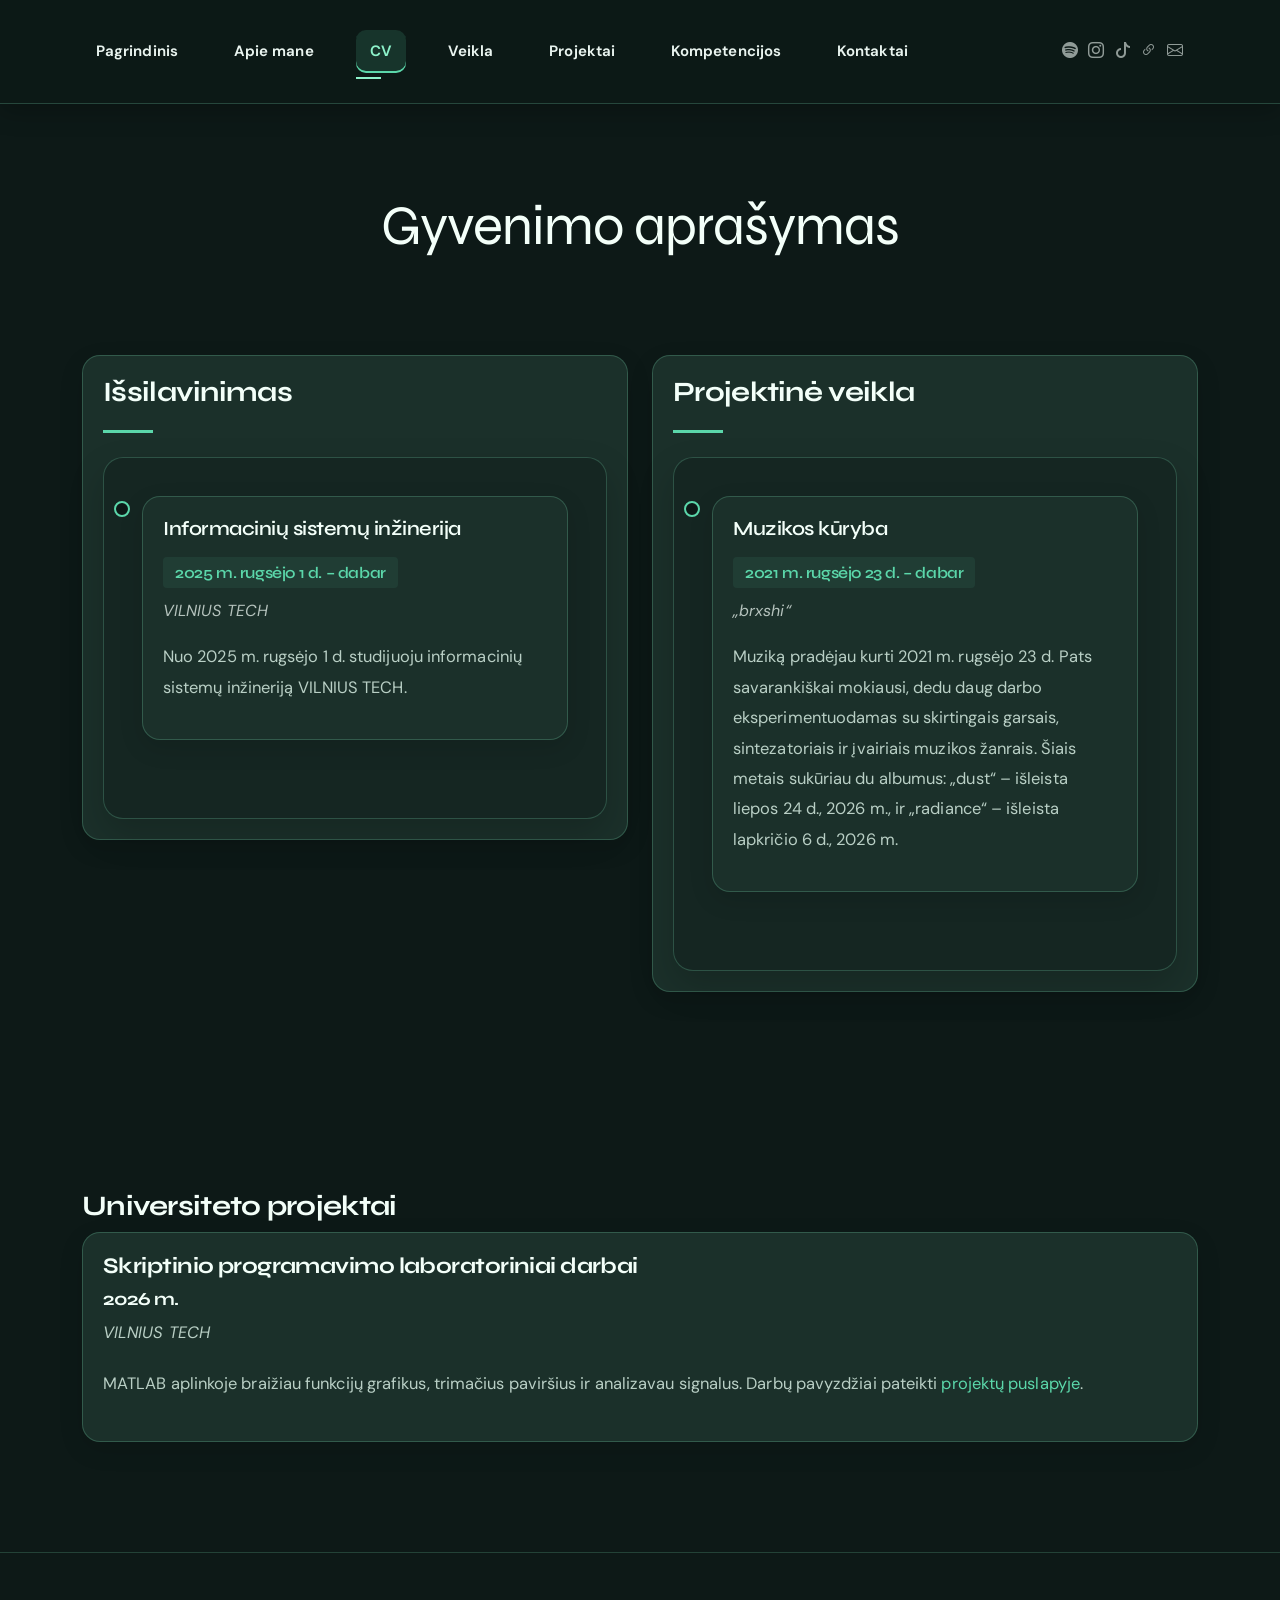
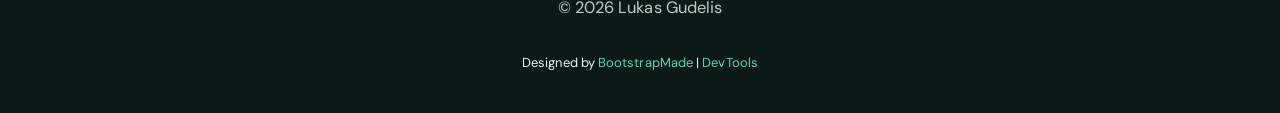
<file: resume.html>
<!DOCTYPE html>

<html lang="lt">
<head>
<meta charset="utf-8"/>
<meta content="width=device-width, initial-scale=1.0" name="viewport"/>
<title>CV – Lukas Gudelis</title>
<meta content="Lukas Gudelis CV puslapis" name="description"/>
<meta content="" name="keywords"/>
<!-- Favicons -->
<link href="assets/img/cv-favicon.png" rel="icon"/>
<link href="assets/img/apple-touch-icon.png" rel="apple-touch-icon"/>
<!-- Fonts -->
<link href="https://fonts.googleapis.com" rel="preconnect"/>
<link crossorigin="" href="https://fonts.gstatic.com" rel="preconnect"/>
<!-- Vendor CSS Files -->
<link href="assets/vendor/bootstrap/css/bootstrap.min.css" rel="stylesheet"/>
<link href="assets/vendor/bootstrap-icons/bootstrap-icons.css" rel="stylesheet"/>
<link href="assets/vendor/aos/aos.css" rel="stylesheet"/>
<link href="assets/vendor/swiper/swiper-bundle.min.css" rel="stylesheet"/>
<link href="assets/vendor/glightbox/css/glightbox.min.css" rel="stylesheet"/>
<!-- Main CSS File -->
<link href="assets/css/main.css?v=11.3" rel="stylesheet"/><link href="assets/css/custom.css?v=11.3" rel="stylesheet"/>
<!-- =======================================================
  * Template Name: FolioOne
  * Template URL: https://bootstrapmade.com/folioone-bootstrap-portfolio-website-template/
  * Updated: Aug 23 2025 with Bootstrap v5.3.7
  * Author: BootstrapMade.com
  * License: https://bootstrapmade.com/license/
  ======================================================== -->
<meta content="Lukas Gudelis" name="author"/><link href="https://fonts.googleapis.com/css2?family=DM+Sans:wght@400;500;600;700;800&amp;family=Syne:wght@400;500;600;700;800&amp;display=swap" rel="stylesheet"/></head>
<body class="resume-page">
<header class="header d-flex align-items-center light-background sticky-top" id="header">
<div class="container position-relative d-flex align-items-center justify-content-between">
<!-- <a href="index.html" class="logo d-flex align-items-center me-auto me-xl-0">
      <img src="assets/img/logo.webp" alt="">
      <h1 class="sitename">FolioOne</h1> 
    </a> -->
<nav class="navmenu" id="navmenu">
<ul>
<li><a href="index.html">Pagrindinis</a></li>
<li><a href="about.html">Apie mane</a></li>
<li><a class="active" href="resume.html">CV</a></li>
<li><a href="services.html">Veikla</a></li>
<li><a href="portfolio.html">Projektai</a></li>
<li><a href="skills.html">Kompetencijos</a></li><li><a href="contact.html">Kontaktai</a></li>
</ul>
<i class="mobile-nav-toggle d-xl-none bi bi-list"></i>
</nav>
<div class="header-social-links">
<a aria-label="Spotify" href="https://open.spotify.com/artist/3Jq22kyLVKQ9bqqkHYOy18" rel="noopener noreferrer" target="_blank" title="Spotify"><i class="bi bi-spotify"></i></a>
<a aria-label="Instagram" href="https://www.instagram.com/brxshi/" rel="noopener noreferrer" target="_blank" title="Instagram"><i class="bi bi-instagram"></i></a>
<a aria-label="TikTok" href="https://www.tiktok.com/@brxshi" rel="noopener noreferrer" target="_blank" title="TikTok"><i class="bi bi-tiktok"></i></a>
<a aria-label="Linktree" href="https://linktr.ee/brxshi" rel="noopener noreferrer" target="_blank" title="Linktree"><i class="bi bi-link-45deg"></i></a>
<a aria-label="El. paštas" href="mailto:loops4brxshi@gmail.com" title="El. paštas"><i class="bi bi-envelope"></i></a>
</div>
</div>
</header>
<main class="main">
<section class="resume section">
<div class="container section-title"><h2>Gyvenimo aprašymas</h2></div>
<div class="container">
<div class="row">
<div class="col-lg-6">
<div class="resume-item">
<h3 class="resume-title">Išsilavinimas</h3>
<div class="resume-content">
<article class="education-item">
<h4>Informacinių sistemų inžinerija</h4>
<h5>2025 m. rugsėjo 1 d. – dabar</h5>
<p class="institution"><em>VILNIUS TECH</em></p>
<p>Nuo 2025 m. rugsėjo 1 d. studijuoju informacinių sistemų inžineriją VILNIUS TECH.</p>
</article>
</div>
</div>
</div>
<div class="col-lg-6">
<div class="resume-item">
<h3 class="resume-title">Projektinė veikla</h3>
<div class="resume-content">
<article class="experience-item">
<h4>Muzikos kūryba</h4>
<h5>2021 m. rugsėjo 23 d. – dabar</h5>
<p class="company"><em>„brxshi“</em></p>
<p>Muziką pradėjau kurti 2021 m. rugsėjo 23 d. Pats savarankiškai mokiausi, dedu daug darbo eksperimentuodamas su skirtingais garsais, sintezatoriais ir įvairiais muzikos žanrais. Šiais metais sukūriau du albumus: „dust“ – išleista liepos 24 d., 2026 m., ir „radiance“ – išleista lapkričio 6 d., 2026 m.</p>
</article>
</div>
</div>
</div>
</div>
</div>
</section>
<section class="section"><div class="container" data-aos="fade-up"><h3>Universiteto projektai</h3><div class="resume-item"><h4>Skriptinio programavimo laboratoriniai darbai</h4><h5>2026 m.</h5><p><em>VILNIUS TECH</em></p><p>MATLAB aplinkoje braižiau funkcijų grafikus, trimačius paviršius ir analizavau signalus. Darbų pavyzdžiai pateikti <a href="portfolio.html">projektų puslapyje</a>.</p></div></div></section></main>
<footer class="footer" id="footer">
<div class="container">
<div class="copyright text-center">
<p>© 2026 Lukas Gudelis</p>
</div>
<div class="social-links d-flex justify-content-center">
</div>
<div class="credits">
<!-- All the links in the footer should remain intact. -->
<!-- You can delete the links only if you've purchased the pro version. -->
<!-- Licensing information: https://bootstrapmade.com/license/ -->
<!-- Purchase the pro version with working PHP/AJAX contact form: [buy-url] -->
        Designed by <a href="https://bootstrapmade.com/">BootstrapMade</a> | <a href="https://bootstrapmade.com/tools/">DevTools</a>
</div>
</div>
</footer>
<!-- Scroll Top -->
<a class="scroll-top d-flex align-items-center justify-content-center" href="#" id="scroll-top"><i class="bi bi-arrow-up-short"></i></a>
<!-- Preloader -->
<div id="preloader"></div>
<!-- Vendor JS Files -->
<script src="assets/vendor/bootstrap/js/bootstrap.bundle.min.js"></script>
<script src="assets/vendor/php-email-form/validate.js"></script>
<script src="assets/vendor/aos/aos.js"></script>
<script src="assets/vendor/typed.js/typed.umd.js"></script>
<script src="assets/vendor/waypoints/noframework.waypoints.js"></script>
<script src="assets/vendor/purecounter/purecounter_vanilla.js"></script>
<script src="assets/vendor/swiper/swiper-bundle.min.js"></script>
<script src="assets/vendor/imagesloaded/imagesloaded.pkgd.min.js"></script>
<script src="assets/vendor/isotope-layout/isotope.pkgd.min.js"></script>
<script src="assets/vendor/glightbox/js/glightbox.min.js"></script>
<!-- Main JS File -->
<script src="assets/js/main.js"></script>
</body>
</html>
</file>
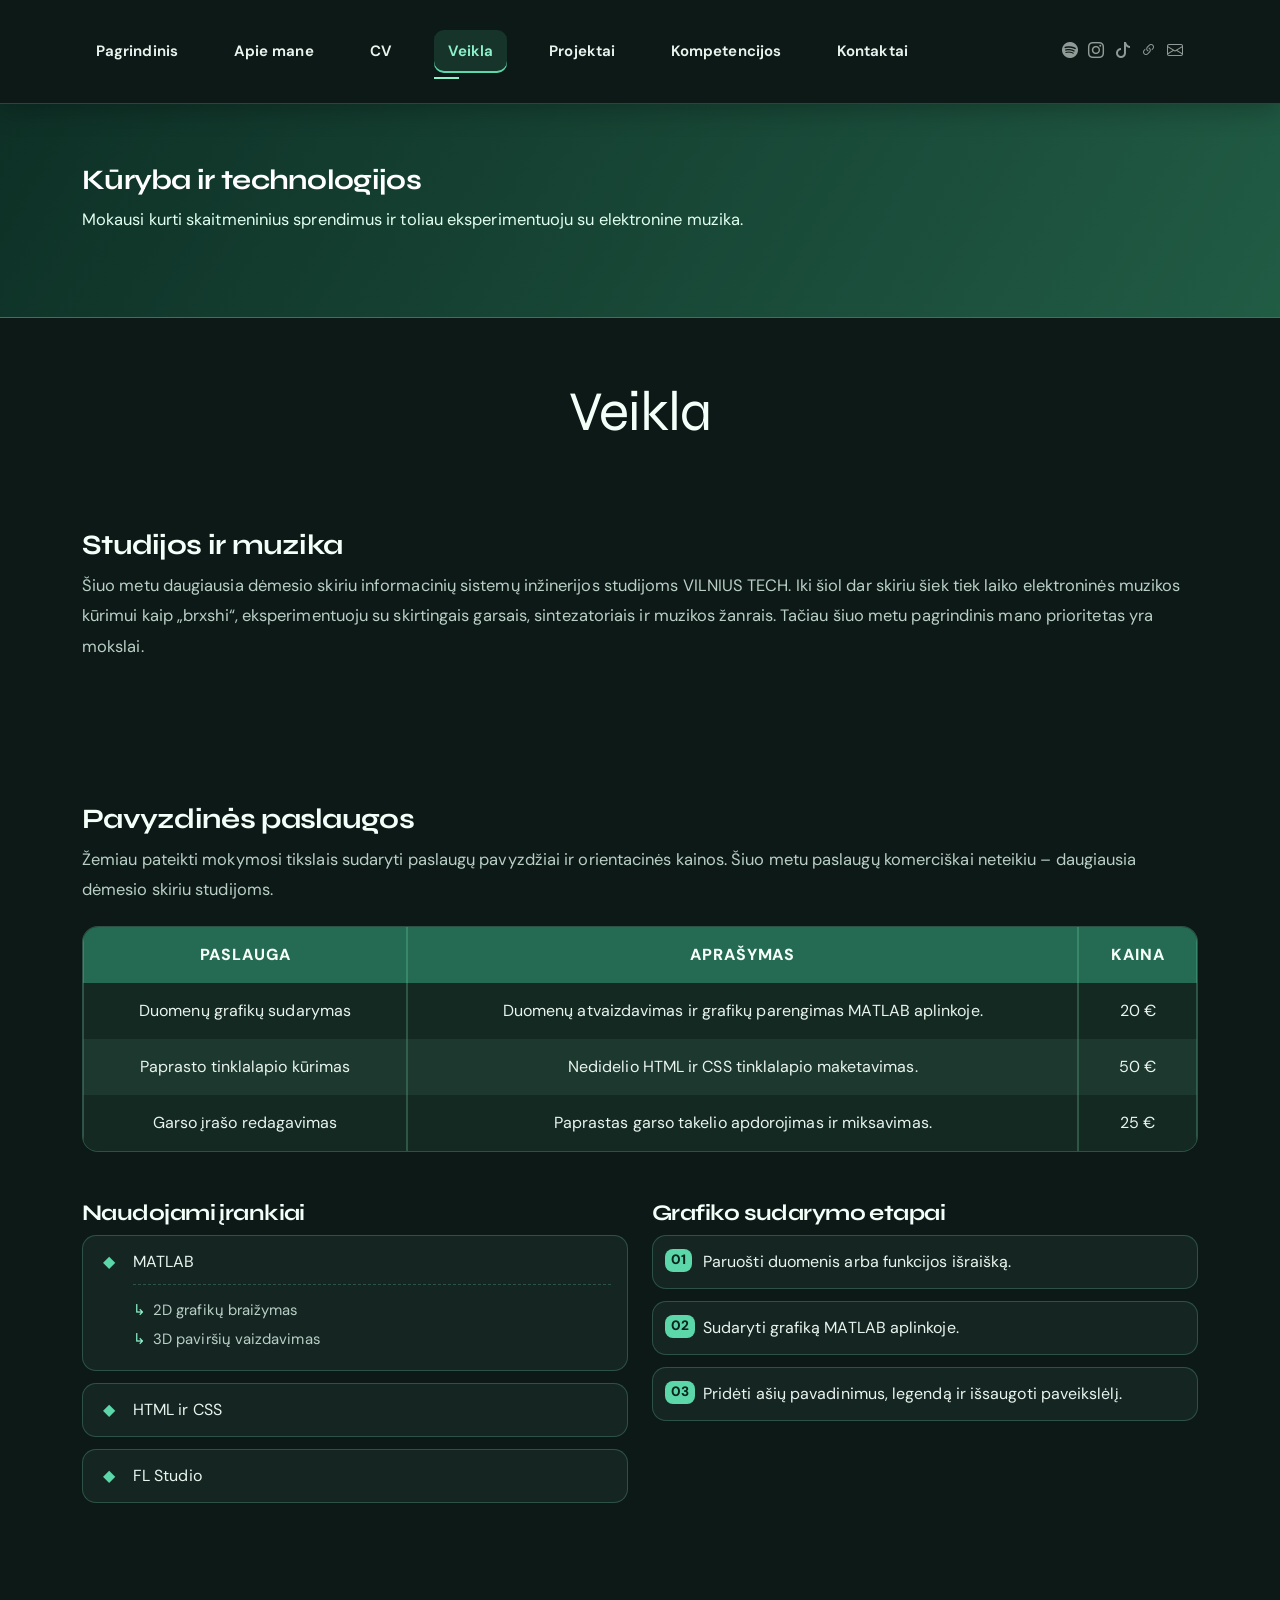
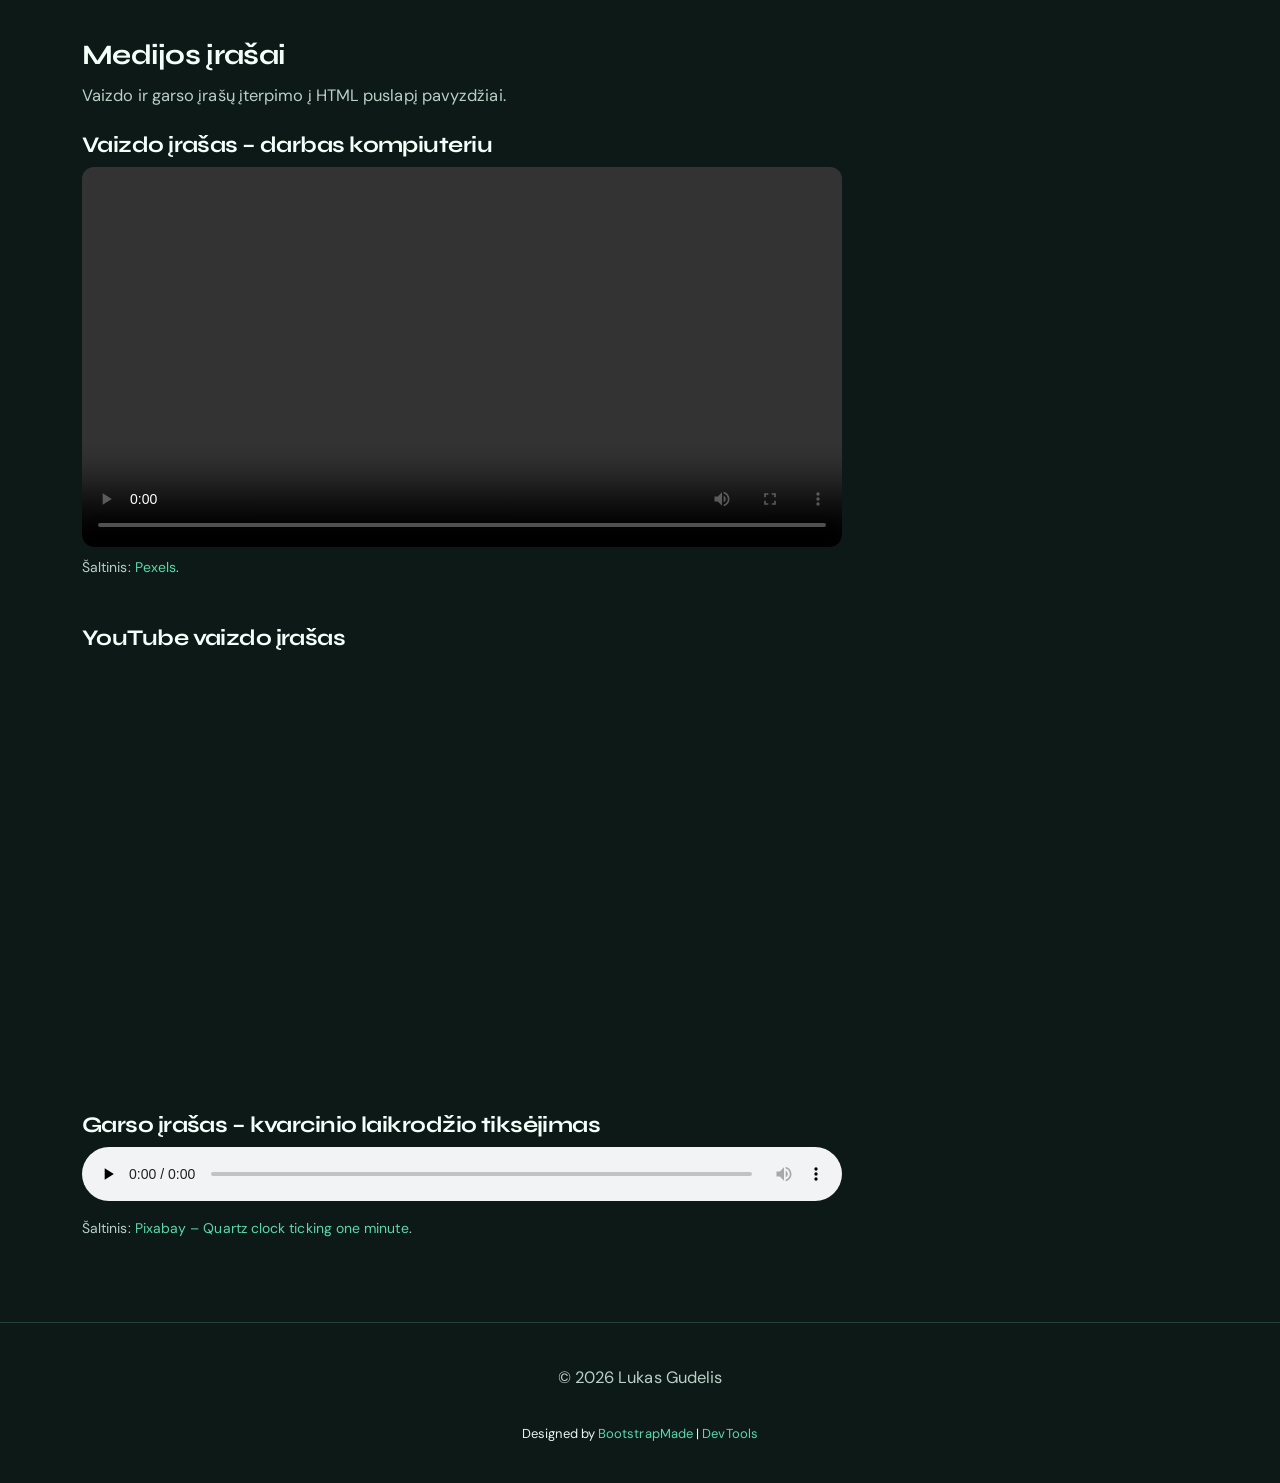
<file: services.html>
<!DOCTYPE html>

<html lang="lt">
<head>
<meta charset="utf-8"/>
<meta content="width=device-width, initial-scale=1.0" name="viewport"/>
<title>Veikla – Lukas Gudelis</title>
<meta content="Lukas Gudelis CV puslapis" name="description"/>
<meta content="" name="keywords"/>
<!-- Favicons -->
<link href="assets/img/cv-favicon.png" rel="icon"/>
<link href="assets/img/apple-touch-icon.png" rel="apple-touch-icon"/>
<!-- Fonts -->
<link href="https://fonts.googleapis.com" rel="preconnect"/>
<link crossorigin="" href="https://fonts.gstatic.com" rel="preconnect"/>
<!-- Vendor CSS Files -->
<link href="assets/vendor/bootstrap/css/bootstrap.min.css" rel="stylesheet"/>
<link href="assets/vendor/bootstrap-icons/bootstrap-icons.css" rel="stylesheet"/>
<link href="assets/vendor/aos/aos.css" rel="stylesheet"/>
<link href="assets/vendor/swiper/swiper-bundle.min.css" rel="stylesheet"/>
<link href="assets/vendor/glightbox/css/glightbox.min.css" rel="stylesheet"/>
<!-- Main CSS File -->
<link href="assets/css/main.css?v=11.3" rel="stylesheet"/><link href="assets/css/custom.css?v=11.3" rel="stylesheet"/>
<!-- =======================================================
  * Template Name: FolioOne
  * Template URL: https://bootstrapmade.com/folioone-bootstrap-portfolio-website-template/
  * Updated: Aug 23 2025 with Bootstrap v5.3.7
  * Author: BootstrapMade.com
  * License: https://bootstrapmade.com/license/
  ======================================================== -->
<meta content="Lukas Gudelis" name="author"/><link href="https://fonts.googleapis.com/css2?family=DM+Sans:wght@400;500;600;700;800&amp;family=Syne:wght@400;500;600;700;800&amp;display=swap" rel="stylesheet"/></head>
<body class="services-page">
<header class="header d-flex align-items-center light-background sticky-top" id="header">
<div class="container position-relative d-flex align-items-center justify-content-between">
<!-- <a href="index.html" class="logo d-flex align-items-center me-auto me-xl-0">
      <img src="assets/img/logo.webp" alt="">
      <h1 class="sitename">FolioOne</h1> 
    </a> -->
<nav class="navmenu" id="navmenu">
<ul>
<li><a href="index.html">Pagrindinis</a></li>
<li><a href="about.html">Apie mane</a></li>
<li><a href="resume.html">CV</a></li>
<li><a class="active" href="services.html">Veikla</a></li>
<li><a href="portfolio.html">Projektai</a></li>
<li><a href="skills.html">Kompetencijos</a></li><li><a href="contact.html">Kontaktai</a></li>
</ul>
<i class="mobile-nav-toggle d-xl-none bi bi-list"></i>
</nav>
<div class="header-social-links">
<a aria-label="Spotify" href="https://open.spotify.com/artist/3Jq22kyLVKQ9bqqkHYOy18" rel="noopener noreferrer" target="_blank" title="Spotify"><i class="bi bi-spotify"></i></a>
<a aria-label="Instagram" href="https://www.instagram.com/brxshi/" rel="noopener noreferrer" target="_blank" title="Instagram"><i class="bi bi-instagram"></i></a>
<a aria-label="TikTok" href="https://www.tiktok.com/@brxshi" rel="noopener noreferrer" target="_blank" title="TikTok"><i class="bi bi-tiktok"></i></a>
<a aria-label="Linktree" href="https://linktr.ee/brxshi" rel="noopener noreferrer" target="_blank" title="Linktree"><i class="bi bi-link-45deg"></i></a>
<a aria-label="El. paštas" href="mailto:loops4brxshi@gmail.com" title="El. paštas"><i class="bi bi-envelope"></i></a>
</div>
</div>
</header>
<main class="main"><section class="section ld10-gradient-section" id="ld10-gradient"><div class="container"><h3>Kūryba ir technologijos</h3><p>Mokausi kurti skaitmeninius sprendimus ir toliau eksperimentuoju su elektronine muzika.</p></div></section><section class="section"><div class="container section-title" data-aos="fade-up"><h2>Veikla</h2></div><div class="container" data-aos="fade-up"><h3>Studijos ir muzika</h3><p>Šiuo metu daugiausia dėmesio skiriu informacinių sistemų inžinerijos studijoms VILNIUS TECH. Iki šiol dar skiriu šiek tiek laiko elektroninės muzikos kūrimui kaip „brxshi“, eksperimentuoju su skirtingais garsais, sintezatoriais ir muzikos žanrais. Tačiau šiuo metu pagrindinis mano prioritetas yra mokslai.</p></div></section><section class="section"><div class="container" data-aos="fade-up"><h3>Pavyzdinės paslaugos</h3><p>Žemiau pateikti mokymosi tikslais sudaryti paslaugų pavyzdžiai ir orientacinės kainos. Šiuo metu paslaugų komerciškai neteikiu – daugiausia dėmesio skiriu studijoms.</p><div class="table-responsive"><table class="table table-bordered table-striped align-middle ld9-table"><thead><tr><th scope="col">Paslauga</th><th scope="col">Aprašymas</th><th scope="col">Kaina</th></tr></thead><tbody><tr><td>Duomenų grafikų sudarymas</td><td>Duomenų atvaizdavimas ir grafikų parengimas MATLAB aplinkoje.</td><td>20 €</td></tr><tr><td>Paprasto tinklalapio kūrimas</td><td>Nedidelio HTML ir CSS tinklalapio maketavimas.</td><td>50 €</td></tr><tr><td>Garso įrašo redagavimas</td><td>Paprastas garso takelio apdorojimas ir miksavimas.</td><td>25 €</td></tr></tbody></table></div><div class="row gy-4 mt-2"><div class="col-md-6"><h4>Naudojami įrankiai</h4><ul class="ld9-tools"><li>MATLAB<ul><li>2D grafikų braižymas</li><li>3D paviršių vaizdavimas</li></ul></li><li>HTML ir CSS</li><li>FL Studio</li></ul></div><div class="col-md-6"><h4>Grafiko sudarymo etapai</h4><ol class="ld9-steps"><li>Paruošti duomenis arba funkcijos išraišką.</li><li>Sudaryti grafiką MATLAB aplinkoje.</li><li>Pridėti ašių pavadinimus, legendą ir išsaugoti paveikslėlį.</li></ol></div></div></div></section><section class="section" id="medijos"><div class="container" data-aos="fade-up"><h3>Medijos įrašai</h3><p>Vaizdo ir garso įrašų įterpimo į HTML puslapį pavyzdžiai.</p><div class="row gy-4"><div class="col-lg-12"><h4>Vaizdo įrašas – darbas kompiuteriu</h4><video controls="" playsinline="" preload="metadata" style="width:100%;max-width:760px;height:auto;border-radius:12px;display:block"><source src="assets/media/pexels.mp4" type="video/mp4"/>Jūsų naršyklė nepalaiko HTML5 vaizdo įrašų.</video><p class="small mt-2">Šaltinis: <a href="https://www.pexels.com/video/person-is-typing-using-computer-keyboard-7534244/" rel="noopener noreferrer" target="_blank">Pexels</a>.</p></div><div class="col-lg-12"><h4>YouTube vaizdo įrašas</h4><div class="ratio ratio-16x9" style="max-width:760px"><iframe allow="accelerometer; autoplay; clipboard-write; encrypted-media; gyroscope; picture-in-picture; web-share" allowfullscreen="" loading="lazy" referrerpolicy="strict-origin-when-cross-origin" src="https://www.youtube.com/embed/BoUVIhtqjAw" title="8 laboratorinio darbo YouTube vaizdo įrašas"></iframe></div></div><div class="col-lg-12"><h4>Garso įrašas – kvarcinio laikrodžio tiksėjimas</h4><audio controls="" preload="none" style="width:100%;max-width:760px"><source src="assets/media/quartz-clock-ticking-one-minute-253102.mp3" type="audio/mpeg"/>Jūsų naršyklė nepalaiko HTML5 garso įrašų.</audio><p class="small mt-2">Šaltinis: <a href="https://pixabay.com/sound-effects/film-special-effects-quartz-clock-ticking-one-minute-253102/" rel="noopener noreferrer" target="_blank">Pixabay – Quartz clock ticking one minute</a>.</p></div></div></div></section></main>
<footer class="footer" id="footer">
<div class="container">
<div class="copyright text-center">
<p>© 2026 Lukas Gudelis</p>
</div>
<div class="social-links d-flex justify-content-center">
</div>
<div class="credits">
<!-- All the links in the footer should remain intact. -->
<!-- You can delete the links only if you've purchased the pro version. -->
<!-- Licensing information: https://bootstrapmade.com/license/ -->
<!-- Purchase the pro version with working PHP/AJAX contact form: [buy-url] -->
        Designed by <a href="https://bootstrapmade.com/">BootstrapMade</a> | <a href="https://bootstrapmade.com/tools/">DevTools</a>
</div>
</div>
</footer>
<!-- Scroll Top -->
<a class="scroll-top d-flex align-items-center justify-content-center" href="#" id="scroll-top"><i class="bi bi-arrow-up-short"></i></a>
<!-- Preloader -->
<div id="preloader"></div>
<!-- Vendor JS Files -->
<script src="assets/vendor/bootstrap/js/bootstrap.bundle.min.js"></script>
<script src="assets/vendor/php-email-form/validate.js"></script>
<script src="assets/vendor/aos/aos.js"></script>
<script src="assets/vendor/typed.js/typed.umd.js"></script>
<script src="assets/vendor/waypoints/noframework.waypoints.js"></script>
<script src="assets/vendor/purecounter/purecounter_vanilla.js"></script>
<script src="assets/vendor/swiper/swiper-bundle.min.js"></script>
<script src="assets/vendor/imagesloaded/imagesloaded.pkgd.min.js"></script>
<script src="assets/vendor/isotope-layout/isotope.pkgd.min.js"></script>
<script src="assets/vendor/glightbox/js/glightbox.min.js"></script>
<!-- Main JS File -->
<script src="assets/js/main.js"></script>
</body>
</html>
</file>
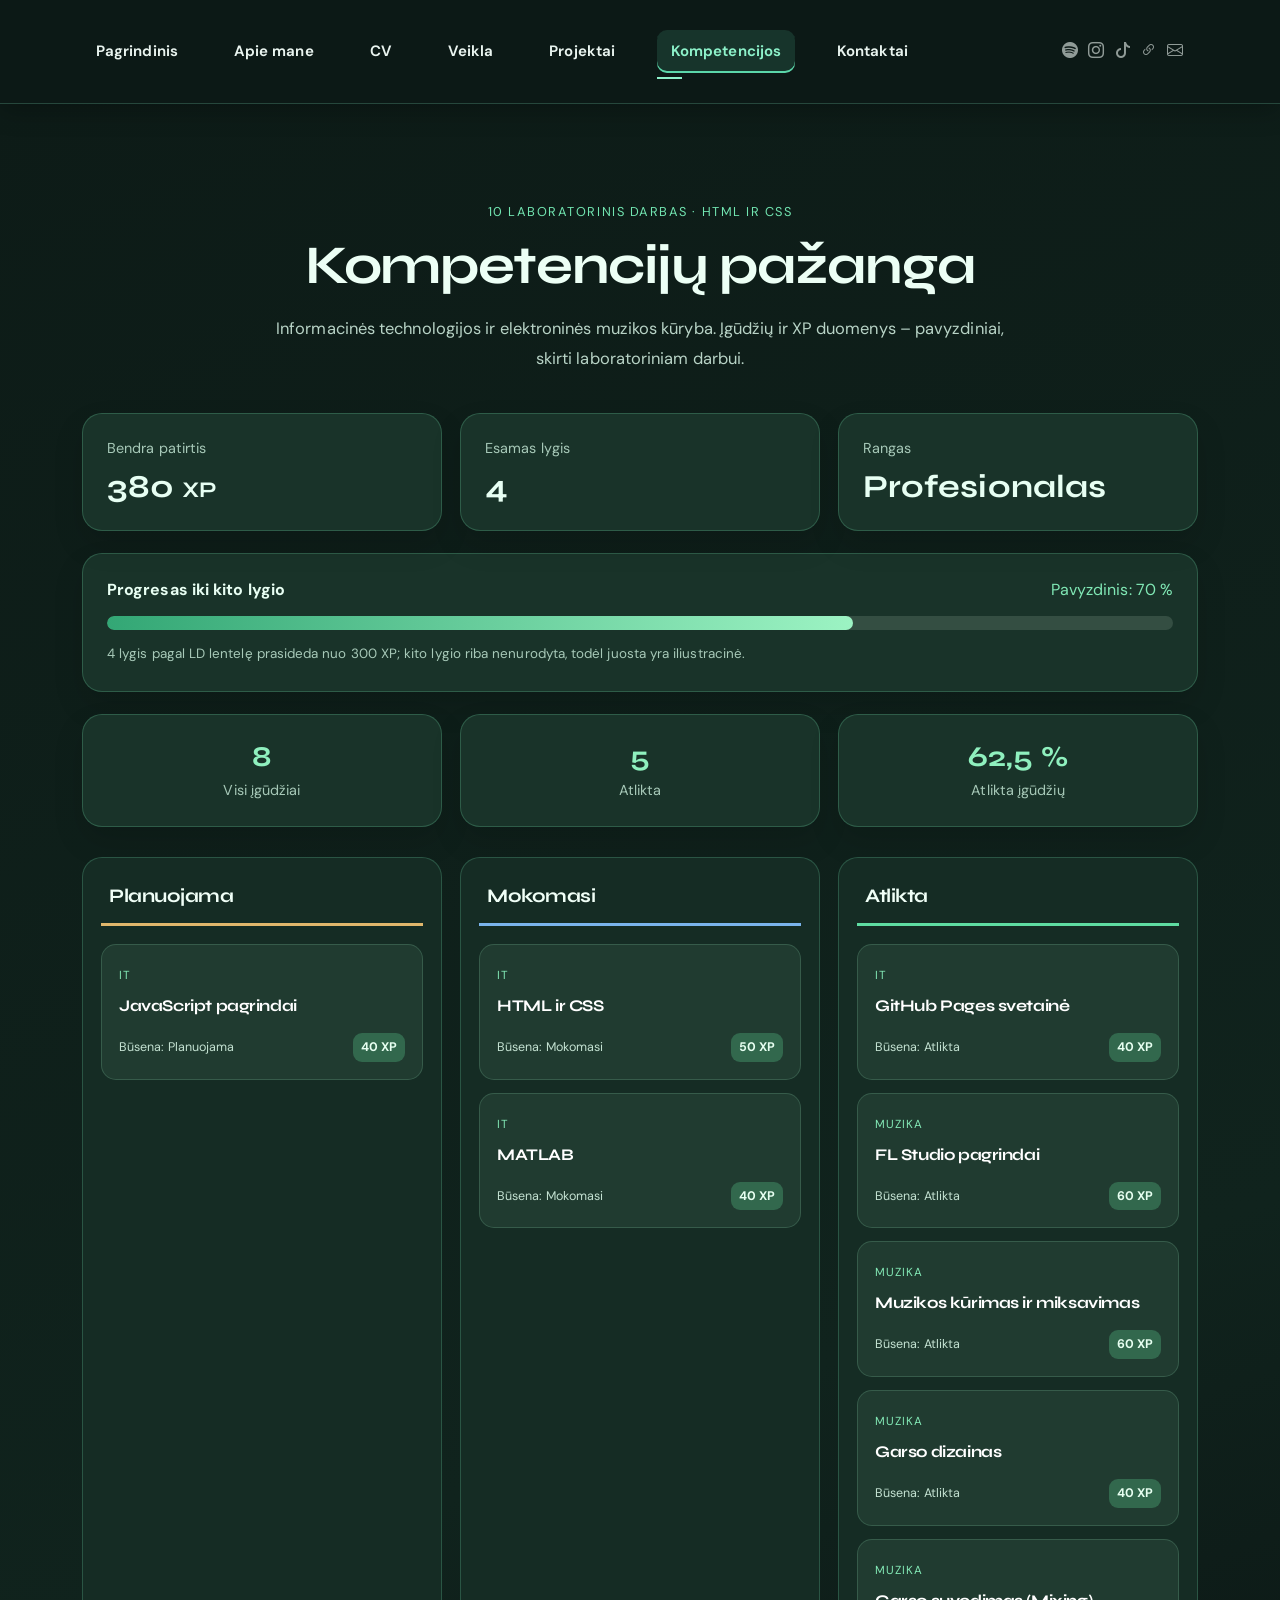
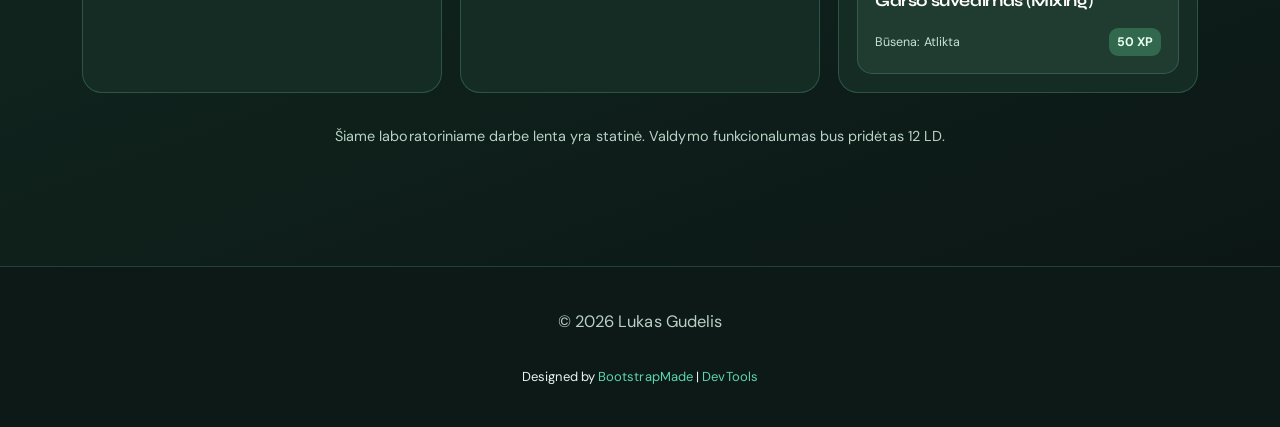
<file: skills.html>
<!DOCTYPE html>

<html lang="lt">
<head>
<meta charset="utf-8"/>
<meta content="width=device-width, initial-scale=1.0" name="viewport"/>
<title>Kompetencijos | Lukas Gudelis</title>
<meta content="Lukas Gudelis CV puslapis" name="description"/>
<meta content="" name="keywords"/>
<!-- Favicons -->
<link href="assets/img/cv-favicon.png" rel="icon"/>
<link href="assets/img/apple-touch-icon.png" rel="apple-touch-icon"/>
<!-- Fonts -->
<link href="https://fonts.googleapis.com" rel="preconnect"/>
<link crossorigin="" href="https://fonts.gstatic.com" rel="preconnect"/>
<!-- Vendor CSS Files -->
<link href="assets/vendor/bootstrap/css/bootstrap.min.css" rel="stylesheet"/>
<link href="assets/vendor/bootstrap-icons/bootstrap-icons.css" rel="stylesheet"/>
<link href="assets/vendor/aos/aos.css" rel="stylesheet"/>
<link href="assets/vendor/swiper/swiper-bundle.min.css" rel="stylesheet"/>
<link href="assets/vendor/glightbox/css/glightbox.min.css" rel="stylesheet"/>
<!-- Main CSS File -->
<link href="assets/css/main.css?v=11.3" rel="stylesheet"/><link href="assets/css/custom.css?v=11.3" rel="stylesheet"/>
<!-- =======================================================
  * Template Name: FolioOne
  * Template URL: https://bootstrapmade.com/folioone-bootstrap-portfolio-website-template/
  * Updated: Aug 23 2025 with Bootstrap v5.3.7
  * Author: BootstrapMade.com
  * License: https://bootstrapmade.com/license/
  ======================================================== -->
<meta content="Lukas Gudelis" name="author"/><link href="https://fonts.googleapis.com/css2?family=DM+Sans:wght@400;500;600;700;800&amp;family=Syne:wght@400;500;600;700;800&amp;display=swap" rel="stylesheet"/></head>
<body class="skills-page">
<header class="header d-flex align-items-center light-background sticky-top" id="header">
<div class="container position-relative d-flex align-items-center justify-content-between">
<!-- <a href="index.html" class="logo d-flex align-items-center me-auto me-xl-0">
      <img src="assets/img/logo.webp" alt="">
      <h1 class="sitename">FolioOne</h1> 
    </a> -->
<nav class="navmenu" id="navmenu">
<ul>
<li><a class="" href="index.html">Pagrindinis</a></li>
<li><a class="" href="about.html">Apie mane</a></li>
<li><a class="" href="resume.html">CV</a></li>
<li><a class="" href="services.html">Veikla</a></li>
<li><a class="" href="portfolio.html">Projektai</a></li>
<li><a class="active" href="skills.html">Kompetencijos</a></li><li><a class="" href="contact.html">Kontaktai</a></li>
</ul>
<i class="mobile-nav-toggle d-xl-none bi bi-list"></i>
</nav>
<div class="header-social-links">
<a aria-label="Spotify" href="https://open.spotify.com/artist/3Jq22kyLVKQ9bqqkHYOy18" rel="noopener noreferrer" target="_blank" title="Spotify"><i class="bi bi-spotify"></i></a>
<a aria-label="Instagram" href="https://www.instagram.com/brxshi/" rel="noopener noreferrer" target="_blank" title="Instagram"><i class="bi bi-instagram"></i></a>
<a aria-label="TikTok" href="https://www.tiktok.com/@brxshi" rel="noopener noreferrer" target="_blank" title="TikTok"><i class="bi bi-tiktok"></i></a>
<a aria-label="Linktree" href="https://linktr.ee/brxshi" rel="noopener noreferrer" target="_blank" title="Linktree"><i class="bi bi-link-45deg"></i></a>
<a aria-label="El. paštas" href="mailto:loops4brxshi@gmail.com" title="El. paštas"><i class="bi bi-envelope"></i></a>
</div>
</div>
</header>
<main class="main"><section class="section ld10-module"><div class="container"><div class="ld10-heading"><span class="ld10-eyebrow">10 laboratorinis darbas · HTML ir CSS</span><h1>Kompetencijų pažanga</h1><p>Informacinės technologijos ir elektroninės muzikos kūryba. Įgūdžių ir XP duomenys – pavyzdiniai, skirti laboratoriniam darbui.</p></div><div class="ld10-overview"><div class="ld10-metric"><span>Bendra patirtis</span><strong>380 <small>XP</small></strong></div><div class="ld10-metric"><span>Esamas lygis</span><strong>4</strong></div><div class="ld10-metric"><span>Rangas</span><strong>Profesionalas</strong></div></div><div class="ld10-progress"><div class="ld10-progress-top"><strong>Progresas iki kito lygio</strong><span>Pavyzdinis: 70 %</span></div><div aria-label="Pavyzdinis progresas" aria-valuemax="100" aria-valuemin="0" aria-valuenow="70" class="ld10-track" role="progressbar"><div class="ld10-fill"></div></div><p>4 lygis pagal LD lentelę prasideda nuo 300 XP; kito lygio riba nenurodyta, todėl juosta yra iliustracinė.</p></div><div class="ld10-statistics"><div><strong>8</strong><span>Visi įgūdžiai</span></div><div><strong>5</strong><span>Atlikta</span></div><div><strong>62,5 %</strong><span>Atlikta įgūdžių</span></div></div><div aria-label="Įgūdžių Kanban lenta" class="ld10-board"><section class="ld10-column ld10-planned"><h2>Planuojama</h2><div class="ld10-card-list"><article class="ld10-skill"><span class="ld10-type">IT</span><h3>JavaScript pagrindai</h3><div class="ld10-card-bottom"><span>Būsena: Planuojama</span><strong>40 XP</strong></div></article></div></section><section class="ld10-column ld10-learning"><h2>Mokomasi</h2><div class="ld10-card-list"><article class="ld10-skill"><span class="ld10-type">IT</span><h3>HTML ir CSS</h3><div class="ld10-card-bottom"><span>Būsena: Mokomasi</span><strong>50 XP</strong></div></article><article class="ld10-skill"><span class="ld10-type">IT</span><h3>MATLAB</h3><div class="ld10-card-bottom"><span>Būsena: Mokomasi</span><strong>40 XP</strong></div></article></div></section><section class="ld10-column ld10-done"><h2>Atlikta</h2><div class="ld10-card-list"><article class="ld10-skill"><span class="ld10-type">IT</span><h3>GitHub Pages svetainė</h3><div class="ld10-card-bottom"><span>Būsena: Atlikta</span><strong>40 XP</strong></div></article><article class="ld10-skill"><span class="ld10-type">Muzika</span><h3>FL Studio pagrindai</h3><div class="ld10-card-bottom"><span>Būsena: Atlikta</span><strong>60 XP</strong></div></article><article class="ld10-skill"><span class="ld10-type">Muzika</span><h3>Muzikos kūrimas ir miksavimas</h3><div class="ld10-card-bottom"><span>Būsena: Atlikta</span><strong>60 XP</strong></div></article><article class="ld10-skill"><span class="ld10-type">Muzika</span><h3>Garso dizainas</h3><div class="ld10-card-bottom"><span>Būsena: Atlikta</span><strong>40 XP</strong></div></article><article class="ld10-skill"><span class="ld10-type">Muzika</span><h3>Garso suvedimas (Mixing)</h3><div class="ld10-card-bottom"><span>Būsena: Atlikta</span><strong>50 XP</strong></div></article></div></section></div><p class="ld10-note">Šiame laboratoriniame darbe lenta yra statinė. Valdymo funkcionalumas bus pridėtas 12 LD.</p></div></section></main>
<footer class="footer" id="footer">
<div class="container">
<div class="copyright text-center">
<p>© 2026 Lukas Gudelis</p>
</div>
<div class="social-links d-flex justify-content-center">
</div>
<div class="credits">
<!-- All the links in the footer should remain intact. -->
<!-- You can delete the links only if you've purchased the pro version. -->
<!-- Licensing information: https://bootstrapmade.com/license/ -->
<!-- Purchase the pro version with working PHP/AJAX contact form: [buy-url] -->
        Designed by <a href="https://bootstrapmade.com/">BootstrapMade</a> | <a href="https://bootstrapmade.com/tools/">DevTools</a>
</div>
</div>
</footer>
<!-- Scroll Top -->
<a class="scroll-top d-flex align-items-center justify-content-center" href="#" id="scroll-top"><i class="bi bi-arrow-up-short"></i></a>
<!-- Preloader -->
<div id="preloader"></div>
<!-- Vendor JS Files -->
<script src="assets/vendor/bootstrap/js/bootstrap.bundle.min.js"></script>
<script src="assets/vendor/php-email-form/validate.js"></script>
<script src="assets/vendor/aos/aos.js"></script>
<script src="assets/vendor/typed.js/typed.umd.js"></script>
<script src="assets/vendor/waypoints/noframework.waypoints.js"></script>
<script src="assets/vendor/purecounter/purecounter_vanilla.js"></script>
<script src="assets/vendor/swiper/swiper-bundle.min.js"></script>
<script src="assets/vendor/imagesloaded/imagesloaded.pkgd.min.js"></script>
<script src="assets/vendor/isotope-layout/isotope.pkgd.min.js"></script>
<script src="assets/vendor/glightbox/js/glightbox.min.js"></script>
<!-- Main JS File -->
<script src="assets/js/main.js"></script>
</body>
</html>
</file>
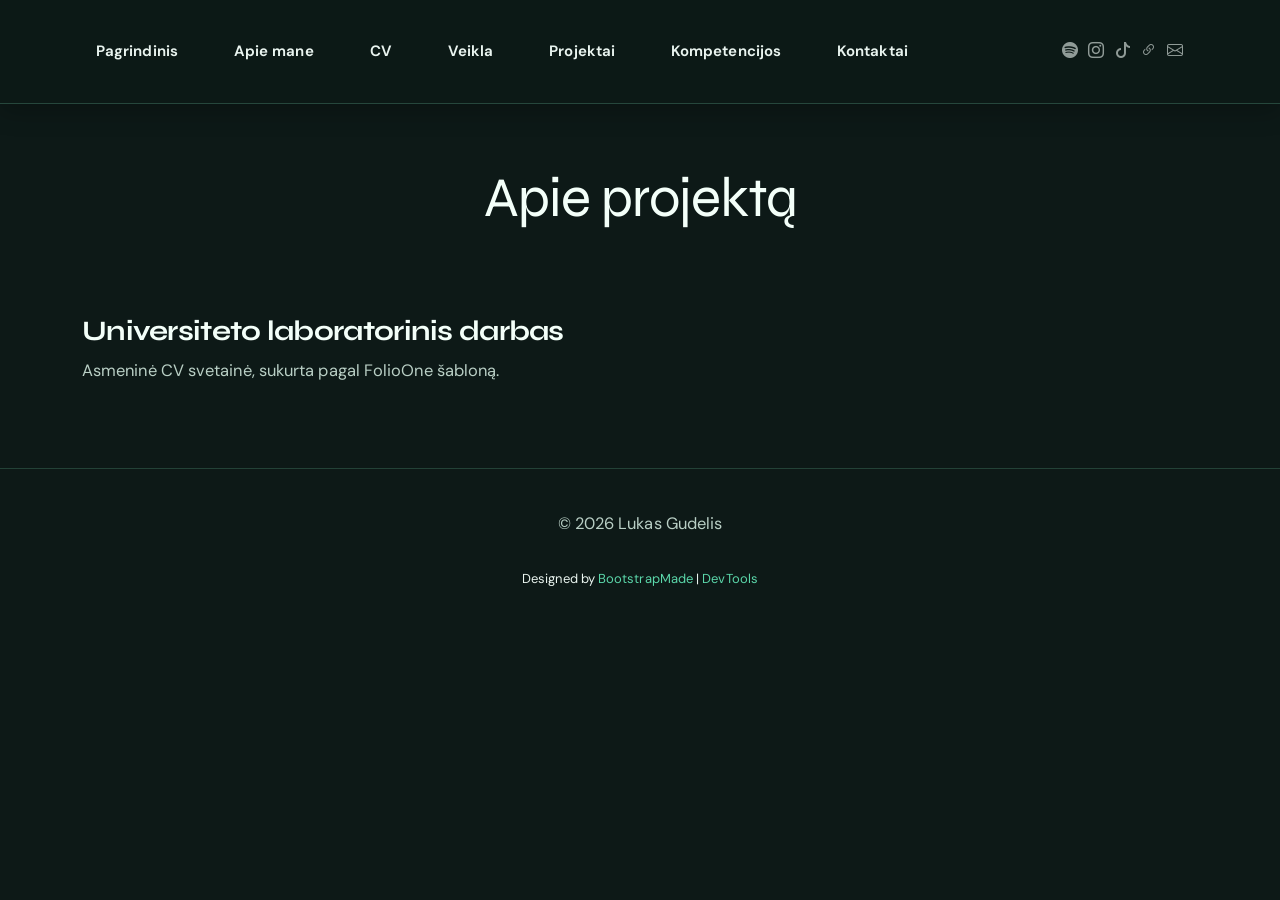
<file: starter-page.html>
<!DOCTYPE html>

<html lang="lt">
<head>
<meta charset="utf-8"/>
<meta content="width=device-width, initial-scale=1.0" name="viewport"/>
<title>Starter-Page – Lukas Gudelis</title>
<meta content="Lukas Gudelis CV puslapis" name="description"/>
<meta content="" name="keywords"/>
<!-- Favicons -->
<link href="assets/img/cv-favicon.png" rel="icon"/>
<link href="assets/img/apple-touch-icon.png" rel="apple-touch-icon"/>
<!-- Fonts -->
<link href="https://fonts.googleapis.com" rel="preconnect"/>
<link crossorigin="" href="https://fonts.gstatic.com" rel="preconnect"/>
<!-- Vendor CSS Files -->
<link href="assets/vendor/bootstrap/css/bootstrap.min.css" rel="stylesheet"/>
<link href="assets/vendor/bootstrap-icons/bootstrap-icons.css" rel="stylesheet"/>
<link href="assets/vendor/aos/aos.css" rel="stylesheet"/>
<link href="assets/vendor/swiper/swiper-bundle.min.css" rel="stylesheet"/>
<link href="assets/vendor/glightbox/css/glightbox.min.css" rel="stylesheet"/>
<!-- Main CSS File -->
<link href="assets/css/main.css?v=11.3" rel="stylesheet"/><link href="assets/css/custom.css?v=11.3" rel="stylesheet"/>
<!-- =======================================================
  * Template Name: FolioOne
  * Template URL: https://bootstrapmade.com/folioone-bootstrap-portfolio-website-template/
  * Updated: Aug 23 2025 with Bootstrap v5.3.7
  * Author: BootstrapMade.com
  * License: https://bootstrapmade.com/license/
  ======================================================== -->
<meta content="Lukas Gudelis" name="author"/><link href="https://fonts.googleapis.com/css2?family=DM+Sans:wght@400;500;600;700;800&amp;family=Syne:wght@400;500;600;700;800&amp;display=swap" rel="stylesheet"/></head>
<body class="starter-page-page">
<header class="header d-flex align-items-center light-background sticky-top" id="header">
<div class="container position-relative d-flex align-items-center justify-content-between">
<!-- <a href="index.html" class="logo d-flex align-items-center me-auto me-xl-0">
      <img src="assets/img/logo.webp" alt="">
      <h1 class="sitename">FolioOne</h1> 
    </a> -->
<nav class="navmenu" id="navmenu">
<ul>
<li><a href="index.html">Pagrindinis</a></li>
<li><a href="about.html">Apie mane</a></li>
<li><a href="resume.html">CV</a></li>
<li><a href="services.html">Veikla</a></li>
<li><a href="portfolio.html">Projektai</a></li>
<li><a href="skills.html">Kompetencijos</a></li><li><a href="contact.html">Kontaktai</a></li>
</ul>
<i class="mobile-nav-toggle d-xl-none bi bi-list"></i>
</nav>
<div class="header-social-links">
<a aria-label="Spotify" href="https://open.spotify.com/artist/3Jq22kyLVKQ9bqqkHYOy18" rel="noopener noreferrer" target="_blank" title="Spotify"><i class="bi bi-spotify"></i></a>
<a aria-label="Instagram" href="https://www.instagram.com/brxshi/" rel="noopener noreferrer" target="_blank" title="Instagram"><i class="bi bi-instagram"></i></a>
<a aria-label="TikTok" href="https://www.tiktok.com/@brxshi" rel="noopener noreferrer" target="_blank" title="TikTok"><i class="bi bi-tiktok"></i></a>
<a aria-label="Linktree" href="https://linktr.ee/brxshi" rel="noopener noreferrer" target="_blank" title="Linktree"><i class="bi bi-link-45deg"></i></a>
<a aria-label="El. paštas" href="mailto:loops4brxshi@gmail.com" title="El. paštas"><i class="bi bi-envelope"></i></a>
</div>
</div>
</header>
<main class="main"><section class="section"><div class="container section-title" data-aos="fade-up"><h2>Apie projektą</h2></div><div class="container" data-aos="fade-up"><h3>Universiteto laboratorinis darbas</h3><p>Asmeninė CV svetainė, sukurta pagal FolioOne šabloną.</p></div></section></main>
<footer class="footer" id="footer">
<div class="container">
<div class="copyright text-center">
<p>© 2026 Lukas Gudelis</p>
</div>
<div class="social-links d-flex justify-content-center">
</div>
<div class="credits">
<!-- All the links in the footer should remain intact. -->
<!-- You can delete the links only if you've purchased the pro version. -->
<!-- Licensing information: https://bootstrapmade.com/license/ -->
<!-- Purchase the pro version with working PHP/AJAX contact form: [buy-url] -->
        Designed by <a href="https://bootstrapmade.com/">BootstrapMade</a> | <a href="https://bootstrapmade.com/tools/">DevTools</a>
</div>
</div>
</footer>
<!-- Scroll Top -->
<a class="scroll-top d-flex align-items-center justify-content-center" href="#" id="scroll-top"><i class="bi bi-arrow-up-short"></i></a>
<!-- Preloader -->
<div id="preloader"></div>
<!-- Vendor JS Files -->
<script src="assets/vendor/bootstrap/js/bootstrap.bundle.min.js"></script>
<script src="assets/vendor/php-email-form/validate.js"></script>
<script src="assets/vendor/aos/aos.js"></script>
<script src="assets/vendor/typed.js/typed.umd.js"></script>
<script src="assets/vendor/waypoints/noframework.waypoints.js"></script>
<script src="assets/vendor/purecounter/purecounter_vanilla.js"></script>
<script src="assets/vendor/swiper/swiper-bundle.min.js"></script>
<script src="assets/vendor/imagesloaded/imagesloaded.pkgd.min.js"></script>
<script src="assets/vendor/isotope-layout/isotope.pkgd.min.js"></script>
<script src="assets/vendor/glightbox/js/glightbox.min.js"></script>
<!-- Main JS File -->
<script src="assets/js/main.js"></script>
</body>
</html>
</file>
<file: assets/css/custom.css>
/* 9 laboratorinis darbas — Lukas Gudelis. Individualūs stiliai po main.css. */
:root { --ld9-bg:#0d1917; --ld9-panel:#152622; --ld9-panel-alt:#1b302a; --ld9-accent:#5bd7aa; --ld9-accent-bright:#8df2ca; --ld9-border:rgba(126,228,184,.23); --ld9-text:#e9f4ef; --ld9-muted:#b9cfc5; }
body { font-family:'DM Sans',sans-serif; background-color:var(--ld9-bg); color:var(--ld9-text); --background-color:var(--ld9-bg); --default-color:var(--ld9-text); --heading-color:#f3fff9; --accent-color:var(--ld9-accent); --surface-color:var(--ld9-panel); --contrast-color:#092219; }
body, p, li, td { letter-spacing:.005em; }
h1,h2,h3,h4,h5,h6 { font-family:'Syne',sans-serif; color:#f3fff9; letter-spacing:-.025em; line-height:1.2; }
h1 {font-size:clamp(2.6rem,5vw,4.5rem);font-weight:700;} h2 {font-size:clamp(2rem,3vw,3rem);font-weight:650;} h3 {font-size:clamp(1.5rem,2.2vw,2rem);font-weight:600;} h4 {font-size:1.4rem;font-weight:600;} h5 {font-size:1.15rem;font-weight:650;} h6 {font-size:1rem;font-weight:700;text-transform:uppercase;letter-spacing:.07em;}
p {color:var(--ld9-muted);font-size:1.03rem;line-height:1.85;margin-bottom:1.3rem;}
a {color:var(--ld9-accent);text-underline-offset:4px;transition:color .2s ease, border-color .2s ease, background .2s ease, transform .2s ease;}
a:hover {color:var(--ld9-accent-bright);} a:focus-visible,button:focus-visible {outline:2px solid var(--ld9-accent-bright);outline-offset:3px;}
.btn,.btn-primary,.btn-outline,button[type=submit] {border-radius:14px!important;padding:12px 22px!important;font-weight:700!important;letter-spacing:.015em;box-shadow:0 6px 22px rgba(0,0,0,.17);transition:transform .2s,box-shadow .2s,background .2s!important;}
.btn-primary,button[type=submit] {background:var(--ld9-accent)!important;border:1px solid var(--ld9-accent)!important;color:#09251b!important;}
.btn-outline {border:1px solid var(--ld9-accent)!important;color:var(--ld9-accent)!important;background:rgba(91,215,170,.07)!important;}
.btn:hover,button[type=submit]:hover {transform:translateY(-3px);box-shadow:0 12px 28px rgba(42,182,130,.19);}
.btn:active,button[type=submit]:active {transform:translateY(1px) scale(.98);box-shadow:0 2px 10px rgba(0,0,0,.3);}
/* 4 punktas: atstumai ir turinio blokai */
.about-page main .section,.resume-page main .section,.portfolio-page main .section {padding-top:88px;padding-bottom:88px;}
.about-page .intro-content,.resume-page .resume-content,.portfolio-page main article {padding:clamp(22px,3vw,38px)!important;background:var(--ld9-panel);border:1px solid var(--ld9-border)!important;border-radius:20px!important;box-shadow:0 15px 35px rgba(0,0,0,.18);}
.about-page .profile-figure,.about-page .skill-box,.resume-page .resume-item,.resume-page .education-item,.resume-page .experience-item {border-radius:18px;padding:20px;margin-bottom:22px;border:1px solid var(--ld9-border);background:var(--ld9-panel-alt);box-shadow:0 8px 25px rgba(0,0,0,.12);}
.about-page .section-title,.resume-page .section-title,.portfolio-page .section-title {margin-bottom:48px;padding-bottom:24px;}
.portfolio-page main article {height:100%;transition:transform .22s,box-shadow .22s,border-color .22s;}
.portfolio-page main article:hover {transform:translateY(-5px);box-shadow:0 20px 42px rgba(0,0,0,.28);border-color:rgba(91,215,170,.65)!important;}
.portfolio-page main article img {border-radius:12px!important;}
.portfolio-page #matlab-gallery,.portfolio-page #matlab-ld4-gallery {margin-top:24px;margin-bottom:46px;}
/* 5 punktas: du atskiri komponentai — navigacija ir scroll-top */
#header {background:rgba(13,25,23,.96)!important;border-bottom:1px solid var(--ld9-border);box-shadow:0 7px 24px rgba(0,0,0,.24);backdrop-filter:blur(12px);}
#navmenu a {border-radius:10px;padding:10px 14px!important;font-weight:650;transition:background .2s,color .2s,box-shadow .2s;}
#navmenu a:hover,#navmenu a.active {background:rgba(91,215,170,.14);color:var(--ld9-accent-bright)!important;box-shadow:inset 0 -2px 0 var(--ld9-accent);}
#scroll-top {width:50px;height:50px;border-radius:16px!important;background:var(--ld9-accent)!important;color:#09251b!important;border:1px solid #9ff3d2;box-shadow:0 10px 28px rgba(33,180,125,.35);}
#scroll-top:hover {transform:translateY(-4px);background:var(--ld9-accent-bright)!important;}
/* Papildomi 4 balai: sąrašai, įdėtinis sąrašas, lentelė */
.services-page .ld9-tools,.services-page .ld9-steps {list-style:none;padding:0;counter-reset:ld9step;}
.services-page .ld9-tools>li,.services-page .ld9-steps>li {position:relative;margin:0 0 12px;padding:14px 16px 14px 50px;background:var(--ld9-panel);border:1px solid var(--ld9-border);border-radius:14px;color:var(--ld9-text);}
.services-page .ld9-tools>li::before {content:'◆';position:absolute;left:20px;top:14px;color:var(--ld9-accent);}
.services-page .ld9-steps>li {counter-increment:ld9step;}
.services-page .ld9-steps>li::before {content:counter(ld9step,decimal-leading-zero);position:absolute;left:12px;top:13px;color:#09251b;background:var(--ld9-accent);border-radius:8px;padding:1px 6px;font-size:.85rem;font-weight:800;}
.services-page .ld9-tools ul {list-style:none;padding:8px 0 0 0;margin:10px 0 0;border-top:1px dashed var(--ld9-border);}
.services-page .ld9-tools ul li {margin:6px 0;padding-left:20px;color:var(--ld9-muted);position:relative;font-size:.93rem;}
.services-page .ld9-tools ul li::before {content:'↳';position:absolute;left:0;color:var(--ld9-accent-bright);}
.services-page .ld9-table {border-collapse:separate;border-spacing:0;width:100%;overflow:hidden;border-radius:16px;border:1px solid var(--ld9-border);background:var(--ld9-panel);}
.services-page .ld9-table th,.services-page .ld9-table td {padding:16px 18px!important;text-align:center!important;vertical-align:middle!important;border-color:var(--ld9-border)!important;color:var(--ld9-text)!important;}
.services-page .ld9-table thead th {background:#256a52!important;color:#f5fff9!important;font-weight:800;text-transform:uppercase;letter-spacing:.055em;}
.services-page .ld9-table tbody tr:nth-child(odd) td {background:#152b24!important;}
.services-page .ld9-table tbody tr:nth-child(even) td {background:#1d382e!important;}
.services-page .ld9-table tbody tr:hover td {background:#2a5140!important;}
.services-page video,.services-page iframe,.services-page audio {border-radius:16px;}
@media(max-width:991px) {#navmenu a{padding:10px 12px!important}.about-page main .section,.resume-page main .section,.portfolio-page main .section{padding-top:60px;padding-bottom:60px}}
@media(max-width:600px) {.services-page .ld9-table th,.services-page .ld9-table td{padding:10px 8px!important;font-size:.86rem}.portfolio-page main article{padding:18px!important}}

/* LD9 – vientisa tipografija visuose puslapiuose */
body, p, li, td, th, input, textarea, select, button, .navmenu, #navmenu, #navmenu a, .btn, .btn-primary, .btn-outline {font-family:"DM Sans",sans-serif;}
h1,h2,h3,h4,h5,h6,.section-title h2,.page-title h1 {font-family:"Syne",sans-serif;}
h1,h2,h3,h4,h5,h6 {font-weight:700;}

/* Nuotraukos korteles lygiavimas – vienodi tarpai ir kvadratinis kadras */
.about-page .profile-figure {
  width: 100%; max-width: 470px; margin: 0 auto 22px !important;
  padding: 20px !important; box-sizing: border-box;
  display: flex; align-items: center; justify-content: center;
  border-radius: 20px !important;
}
.about-page .profile-figure .profile-photo {
  display: block; width: 100%; aspect-ratio: 1 / 1;
  height: auto; object-fit: cover; object-position: center center;
  border-radius: 18px; margin: 0 !important;
}
.hero .hero-image .image-wrapper {
  width: 100%; max-width: 450px; margin-inline: auto;
  box-sizing: border-box;
}
.hero .hero-image .image-wrapper > img {
  display: block; width: 100%; aspect-ratio: 1 / 1;
  object-fit: cover; object-position: center center;
  border-radius: 20px;
}

/* LD10 – kompetencijų modulis, animacijos; visi stiliai atskirai nuo main.css */
.ld10-module{padding:95px 0;background:linear-gradient(160deg,#0d1b17,#10231d 70%,#0c1715)}
.ld10-heading{text-align:center;max-width:760px;margin:0 auto 38px}.ld10-heading h1{font-size:clamp(2rem,4.5vw,3.4rem);margin:10px 0 16px;color:#ecfff5}.ld10-heading p,.ld10-note{color:#b8d3c6}.ld10-eyebrow{color:#72e5b1;letter-spacing:.12em;text-transform:uppercase;font-size:.8rem}
.ld10-overview,.ld10-statistics{display:grid;grid-template-columns:repeat(3,minmax(0,1fr));gap:18px;margin-bottom:22px}.ld10-metric,.ld10-statistics>div,.ld10-progress{background:#193329;border:1px solid rgba(115,220,171,.24);border-radius:20px;padding:24px;box-shadow:0 14px 30px rgba(0,0,0,.13)}.ld10-metric span,.ld10-statistics span{display:block;color:#a7c9b8;font-size:.9rem}.ld10-metric strong{display:block;color:#e7fff3;font:700 clamp(1.35rem,2.8vw,2rem) 'Syne',sans-serif;margin-top:8px}.ld10-metric small{font-size:.7em}.ld10-progress{margin-bottom:22px}.ld10-progress-top{display:flex;justify-content:space-between;gap:15px;margin-bottom:14px;color:#e8fff3}.ld10-progress-top span{color:#80e8b5}.ld10-track{height:14px;border-radius:20px;background:#344e42;overflow:hidden}.ld10-fill{height:100%;width:70%;background:linear-gradient(90deg,#33a775,#9cf3c3);border-radius:20px}.ld10-progress p{margin:12px 0 0;color:#a7c9b8;font-size:.84rem}.ld10-statistics>div{text-align:center}.ld10-statistics strong{display:block;color:#8ff0be;font:700 1.8rem 'Syne',sans-serif;margin-bottom:6px}
.ld10-board{display:grid;grid-template-columns:repeat(3,minmax(0,1fr));gap:18px;margin:30px 0}.ld10-column{border-radius:20px;background:#152c24;border:1px solid rgba(115,220,171,.23);padding:18px;min-width:0}.ld10-column h2{font:700 1.2rem 'Syne',sans-serif;color:#f0fff7;padding:8px 8px 16px;margin:0 0 18px;border-bottom:3px solid #e0b76c}.ld10-learning h2{border-color:#7ab4ec}.ld10-done h2{border-color:#5edda2}.ld10-card-list{display:grid;gap:13px}.ld10-skill{background:#203b30;border:1px solid rgba(157,235,193,.18);border-radius:15px;padding:17px;transition:transform .2s,border-color .2s}.ld10-skill:hover{transform:translateY(-3px);border-color:#67dba2}.ld10-type{display:inline-block;color:#83e9b6;font-size:.73rem;letter-spacing:.08em;text-transform:uppercase}.ld10-skill h3{font:700 1.02rem 'Syne',sans-serif;color:#fff;margin:10px 0 18px}.ld10-card-bottom{display:flex;justify-content:space-between;align-items:center;gap:8px;flex-wrap:wrap;color:#c4e2d2;font-size:.78rem}.ld10-card-bottom strong{border-radius:9px;background:#32684d;color:#e7fff1;padding:5px 8px;white-space:nowrap}.ld10-note{text-align:center;font-size:.9rem}
/* Papildoma užduotis: animuotas gradientas Veikla puslapyje */
.services-page .ld10-gradient-section{background:linear-gradient(120deg,#0e3026,#24634a,#10291f,#347358);background-size:350% 350%;animation:ld10-gradient-move 12s ease-in-out infinite;border-bottom:1px solid #38755b}.ld10-gradient-section h3{color:#fff}.ld10-gradient-section p{color:#e1fff0;max-width:700px}@keyframes ld10-gradient-move{0%,100%{background-position:0% 50%}50%{background-position:100% 50%}}
/* Papildoma užduotis: dvi CSS figūros Apie mane puslapyje */
.ld10-shapes{height:78px;position:relative;overflow:hidden;margin-bottom:8px}.ld10-orbit{position:absolute;left:18px;top:12px;width:49px;height:49px;border:5px solid #6de3ac;border-radius:50%;box-shadow:0 0 22px rgba(109,227,172,.2);animation:ld10-float 4s ease-in-out infinite}.ld10-diamond{position:absolute;left:115px;top:18px;width:38px;height:38px;background:linear-gradient(140deg,#74efb4,#2e8d65);border-radius:8px;animation:ld10-spin 8s linear infinite}@keyframes ld10-float{0%,100%{transform:translateY(0) scale(1)}50%{transform:translateY(-13px) scale(1.09)}}@keyframes ld10-spin{to{transform:rotate(360deg)}}
@media(max-width:900px){.ld10-board{grid-template-columns:1fr}.ld10-card-list{grid-template-columns:repeat(2,minmax(0,1fr))}}@media(max-width:600px){.ld10-overview,.ld10-statistics{grid-template-columns:1fr}.ld10-card-list{grid-template-columns:1fr}.ld10-progress-top{flex-direction:column}.ld10-module{padding:65px 0}}@media(prefers-reduced-motion:reduce){.services-page .ld10-gradient-section,.ld10-orbit,.ld10-diamond{animation:none!important}.ld10-skill{transition:none}}


/* LD10 FIX: unified site-wide green palette. Override FolioOne section presets. */
:root {
  --default-font:'DM Sans',sans-serif;
  --heading-font:'Syne',sans-serif;
  --nav-font:'DM Sans',sans-serif;
  --background-color:#0d1917;
  --default-color:#e9f4ef;
  --heading-color:#f3fff9;
  --accent-color:#5bd7aa;
  --surface-color:#152622;
  --contrast-color:#092219;
  --nav-color:#e9f4ef;
  --nav-hover-color:#8df2ca;
  --nav-mobile-background-color:#152622;
  --nav-dropdown-background-color:#10221c;
  --nav-dropdown-color:#e9f4ef;
  --nav-dropdown-hover-color:#8df2ca;
}
/* Main source of the mismatch: every inner page uses light-background. */
body .light-background, body .dark-background,
body section.light-background, body section.dark-background {
  --background-color:#142620;
  --default-color:#e9f4ef;
  --heading-color:#f3fff9;
  --surface-color:#1b302a;
  --contrast-color:#092219;
  --accent-color:#5bd7aa;
}
body .dark-background,body section.dark-background {--background-color:#10201b;--surface-color:#193029;}
body {background:#0d1917;color:#e9f4ef;}
body main,body .main,body footer,body .footer {color:var(--default-color);}
body .section,body section {color:var(--default-color);}
body .section-title h2,body .page-title h1 {color:#f3fff9;}
body .section-title p,body .page-title p {color:#b9cfc5;}
body .navmenu a,body .navmenu a:focus {font-family:'DM Sans',sans-serif;}
body .navmenu a:hover,body .navmenu .active,body .navmenu .active:focus {color:#8df2ca;}
body .navmenu .dropdown ul {background:#10221c;}
body .navmenu .dropdown ul a {color:#e9f4ef;}
body .navmenu .dropdown ul a:hover {color:#8df2ca;}
body .footer,body #footer {background:#0d1917;border-top:1px solid rgba(126,228,184,.2);}
body .footer .social-links a:hover {color:#092219;background:#5bd7aa;border-color:#5bd7aa;}
/* Make sections that inherit FolioOne presets consistently green. */
body .light-background {background-color:#142620;}
body .dark-background {background-color:#10201b;}


/* 11 LD: kontaktų forma. Visi stiliai išlaiko tamsiai žalią temą. */
.cv-feedback-section {background:var(--background-color,#10201b);}
.cv-feedback-panel {max-width:950px;margin:auto;padding:clamp(20px,4vw,42px);border:1px solid rgba(119,221,175,.25);border-radius:22px;background:#193029;box-shadow:0 14px 38px rgba(0,0,0,.17);}
.cv-feedback-panel label {display:block;margin-bottom:8px;font-weight:650;color:#e9f4ef;font-family:'DM Sans',sans-serif;}
.cv-feedback-panel .form-control {background:#10231e;color:#f3fff9;border:1px solid #406257;border-radius:11px;min-height:46px;padding:10px 13px;}
.cv-feedback-panel .form-control::placeholder {color:#9cb7ac;}
.cv-feedback-panel .form-control:focus {background:#10231e;color:#fff;border-color:#5bd7aa;box-shadow:0 0 0 3px rgba(91,215,170,.16);}
.cv-feedback-panel .form-control.cv-invalid {border-color:#ff8585;}
.cv-field-error {display:block;min-height:19px;margin-top:4px;color:#ffaaaa;font-size:.83rem;}
.cv-rating-list {display:grid;gap:14px;margin-top:24px;}
.cv-rating {background:#10251f;border:1px solid rgba(119,221,175,.17);padding:16px;border-radius:14px;}
.cv-rating-control {display:flex;align-items:center;gap:10px;}
.cv-rating-control input[type=range] {flex:1;min-width:0;accent-color:#5bd7aa;cursor:pointer;}
.cv-rating-control output {font-size:1.15rem;font-weight:750;color:#8df2ca;min-width:20px;text-align:right;}
.cv-rating-control span {color:#afc9be;}
.cv-form-actions {display:flex;gap:12px;flex-wrap:wrap;margin-top:22px;}
.cv-form-actions button {border:1px solid #5bd7aa;border-radius:12px;padding:11px 24px;background:#5bd7aa;color:#08241b;font-weight:700;transition:transform .2s,background .2s;}
.cv-form-actions button:hover:not(:disabled) {background:#8df2ca;transform:translateY(-2px);}
.cv-form-actions button:disabled {opacity:.38;cursor:not-allowed;}
.cv-form-actions #cv-clear {background:transparent;color:#baf0d7;}
.cv-form-hint {margin:14px 0 0;color:#b6cec3;font-size:.9rem;}
.cv-feedback-result {margin-top:25px;border-top:1px solid rgba(119,221,175,.25);padding-top:24px;}
.cv-feedback-result[hidden] {display:none!important;}
.cv-feedback-result h3 {font-family:'Syne',sans-serif;color:#f3fff9;}
.cv-feedback-result dl {display:grid;grid-template-columns:minmax(140px,1fr) 2fr;gap:10px 18px;overflow-wrap:anywhere;}
.cv-feedback-result dt {color:#a8c9b9;font-weight:600;}
.cv-feedback-result dd {color:#f3fff9;margin:0;}
#cv-feedback-average {color:#8df2ca;font-size:1.12rem;font-weight:700;}
@media(max-width:575px) {.cv-feedback-result dl {grid-template-columns:1fr;gap:3px;}.cv-feedback-result dd {margin-bottom:9px;}}


/* LD11: vienoda tipografija kontaktu puslapyje */
.contact-page, .contact-page main, .contact-page .cv-feedback-panel,
.contact-page .cv-feedback-panel label,
.contact-page .cv-feedback-panel input,
.contact-page .cv-feedback-panel textarea,
.contact-page .cv-feedback-panel select,
.contact-page .cv-feedback-panel button,
.contact-page .cv-feedback-panel output,
.contact-page .cv-feedback-panel span,
.contact-page .cv-feedback-panel p,
.contact-page .cv-feedback-panel dt,
.contact-page .cv-feedback-panel dd,
.contact-page .cv-field-error,
.contact-page .cv-form-hint,
.contact-page .navmenu a {
  font-family: 'DM Sans', sans-serif !important;
}
.contact-page h1, .contact-page h2, .contact-page h3,
.contact-page h4, .contact-page h5, .contact-page h6,
.contact-page .page-title h1, .contact-page .section-title h2 {
  font-family: 'Syne', sans-serif !important;
}

/* LD11: telefono šalies pasirinkimas ir formos išdėstymas */
.cv-phone-group{display:flex;gap:10px;align-items:stretch}
.cv-phone-group #cv-country{flex:0 1 235px;min-width:145px;max-width:235px}
.cv-phone-group #cv-phone{flex:1 1 180px;min-width:0}
@media(max-width:560px){.cv-phone-group{flex-direction:column}.cv-phone-group #cv-country{max-width:none;flex:auto}}
</file>
<file: assets/css/main.css>
/**
* Template Name: FolioOne
* Template URL: https://bootstrapmade.com/folioone-bootstrap-portfolio-website-template/
* Updated: Aug 23 2025 with Bootstrap v5.3.7
* Author: BootstrapMade.com
* License: https://bootstrapmade.com/license/
*/

/*--------------------------------------------------------------
# Font & Color Variables
# Help: https://bootstrapmade.com/color-system/
--------------------------------------------------------------*/
/* Fonts */
:root {
  --default-font: "Roboto",  system-ui, -apple-system, "Segoe UI", Roboto, "Helvetica Neue", Arial, "Noto Sans", "Liberation Sans", sans-serif, "Apple Color Emoji", "Segoe UI Emoji", "Segoe UI Symbol", "Noto Color Emoji";
  --heading-font: "Raleway",  sans-serif;
  --nav-font: "Poppins",  sans-serif;
}

/* Global Colors - The following color variables are used throughout the website. Updating them here will change the color scheme of the entire website */
:root { 
  --background-color: #101a20; /* Background color for the entire website, including individual sections */
  --default-color: #e7f2f7; /* Default color used for the majority of the text content across the entire website */
  --heading-color: #ffffff; /* Color for headings, subheadings and title throughout the website */
  --accent-color: #1387c1; /* Accent color that represents your brand on the website. It's used for buttons, links, and other elements that need to stand out */
  --surface-color: #141f26; /* The surface color is used as a background of boxed elements within sections, such as cards, icon boxes, or other elements that require a visual separation from the global background. */
  --contrast-color: #ffffff; /* Contrast color for text, ensuring readability against backgrounds of accent, heading, or default colors. */
}

/* Nav Menu Colors - The following color variables are used specifically for the navigation menu. They are separate from the global colors to allow for more customization options */
:root {
  --nav-color: #ffffff;  /* The default color of the main navmenu links */
  --nav-hover-color: #1387c1; /* Applied to main navmenu links when they are hovered over or active */
  --nav-mobile-background-color: #213642; /* Used as the background color for mobile navigation menu */
  --nav-dropdown-background-color: #051117; /* Used as the background color for dropdown items that appear when hovering over primary navigation items */
  --nav-dropdown-color: #e7f2f7; /* Used for navigation links of the dropdown items in the navigation menu. */
  --nav-dropdown-hover-color: #1387c1; /* Similar to --nav-hover-color, this color is applied to dropdown navigation links when they are hovered over. */
}

/* Color Presets - These classes override global colors when applied to any section or element, providing reuse of the sam color scheme. */

.light-background {
  --background-color: #142027;
  --surface-color: #325264;
}

.dark-background {
  --background-color: #0b1419;
  --default-color: #ffffff;
  --heading-color: #ffffff;
  --surface-color: #252525;
  --contrast-color: #ffffff;
}

/* Smooth scroll */
:root {
  scroll-behavior: smooth;
}

/*--------------------------------------------------------------
# General Styling & Shared Classes
--------------------------------------------------------------*/
body {
  color: var(--default-color);
  background-color: var(--background-color);
  font-family: var(--default-font);
}

a {
  color: var(--accent-color);
  text-decoration: none;
  transition: 0.3s;
}

a:hover {
  color: color-mix(in srgb, var(--accent-color), transparent 25%);
  text-decoration: none;
}

h1,
h2,
h3,
h4,
h5,
h6 {
  color: var(--heading-color);
  font-family: var(--heading-font);
}

/* PHP Email Form Messages
------------------------------*/
.php-email-form .error-message {
  display: none;
  background: #df1529;
  color: #ffffff;
  text-align: left;
  padding: 15px;
  margin-bottom: 24px;
  font-weight: 600;
}

.php-email-form .sent-message {
  display: none;
  color: #ffffff;
  background: #059652;
  text-align: center;
  padding: 15px;
  margin-bottom: 24px;
  font-weight: 600;
}

.php-email-form .loading {
  display: none;
  background: var(--surface-color);
  text-align: center;
  padding: 15px;
  margin-bottom: 24px;
}

.php-email-form .loading:before {
  content: "";
  display: inline-block;
  border-radius: 50%;
  width: 24px;
  height: 24px;
  margin: 0 10px -6px 0;
  border: 3px solid var(--accent-color);
  border-top-color: var(--surface-color);
  animation: php-email-form-loading 1s linear infinite;
}

@keyframes php-email-form-loading {
  0% {
    transform: rotate(0deg);
  }

  100% {
    transform: rotate(360deg);
  }
}

/*--------------------------------------------------------------
# Global Header
--------------------------------------------------------------*/
.header {
  --background-color: rgba(255, 255, 255, 0);
  color: var(--default-color);
  background-color: var(--background-color);
  padding: 15px 0;
  transition: all 0.5s;
  z-index: 997;
  border-bottom: 1px solid color-mix(in srgb, var(--default-color), transparent 92%);
}

.header .logo {
  line-height: 1;
}

.header .logo img {
  max-height: 36px;
  margin-right: 8px;
}

.header .logo h1 {
  font-size: 32px;
  margin: 0;
  font-weight: 400;
  color: var(--heading-color);
}

.header .header-social-links {
  padding-right: 15px;
}

.header .header-social-links a {
  color: color-mix(in srgb, var(--default-color), transparent 40%);
  padding-left: 6px;
  display: inline-block;
  transition: 0.3s;
  font-size: 16px;
}

.header .header-social-links a:hover {
  color: var(--default-color);
}

.header .header-social-links a i {
  line-height: 0px;
}

@media (max-width: 1200px) {
  .header .logo {
    order: 1;
  }

  .header .header-social-links {
    order: 2;
  }

  .header .navmenu {
    order: 3;
  }
}

/* Global Header on Scroll
------------------------------*/
.scrolled .header {
  --background-color: rgba(16, 26, 32, 0.9);
}

/*--------------------------------------------------------------
# Navigation Menu
--------------------------------------------------------------*/
/* Desktop Navigation */
@media (min-width: 1200px) {
  .navmenu {
    padding: 0;
  }

  .navmenu ul {
    margin: 0;
    padding: 0;
    display: flex;
    list-style: none;
    align-items: center;
  }

  .navmenu li {
    position: relative;
  }

  .navmenu>ul>li {
    white-space: nowrap;
    padding: 15px 28px 15px 0;
  }

  .navmenu>ul>li:last-child {
    padding-right: 0;
  }

  .navmenu a,
  .navmenu a:focus {
    color: var(--nav-color);
    font-size: 15px;
    padding: 0 2px;
    font-family: var(--nav-font);
    font-weight: 400;
    display: flex;
    align-items: center;
    justify-content: space-between;
    white-space: nowrap;
    transition: 0.3s;
    position: relative;
  }

  .navmenu a i,
  .navmenu a:focus i {
    font-size: 12px;
    line-height: 0;
    margin-left: 5px;
    transition: 0.3s;
  }

  .navmenu>ul>li>a:before {
    content: "";
    position: absolute;
    height: 2px;
    bottom: -6px;
    left: 0;
    background-color: var(--nav-hover-color);
    visibility: hidden;
    width: 0px;
    transition: all 0.3s ease-in-out 0s;
  }

  .navmenu a:hover:before,
  .navmenu li:hover>a:before,
  .navmenu .active:before {
    visibility: visible;
    width: 25px;
  }

  .navmenu li:hover>a,
  .navmenu .active,
  .navmenu .active:focus {
    color: var(--nav-hover-color);
  }

  .navmenu .dropdown ul {
    margin: 0;
    padding: 10px 0;
    background: var(--nav-dropdown-background-color);
    display: block;
    position: absolute;
    visibility: hidden;
    left: -5px;
    top: 130%;
    opacity: 0;
    transition: 0.3s;
    border-radius: 4px;
    z-index: 99;
    box-shadow: 0px 0px 30px rgba(0, 0, 0, 0.1);
  }

  .navmenu .dropdown ul li {
    min-width: 200px;
  }

  .navmenu .dropdown ul a {
    padding: 10px 20px;
    font-size: 15px;
    text-transform: none;
    color: var(--nav-dropdown-color);
  }

  .navmenu .dropdown ul a i {
    font-size: 12px;
  }

  .navmenu .dropdown ul a:hover,
  .navmenu .dropdown ul .active:hover,
  .navmenu .dropdown ul li:hover>a {
    color: var(--nav-dropdown-hover-color);
  }

  .navmenu .dropdown:hover>ul {
    opacity: 1;
    top: 100%;
    visibility: visible;
  }

  .navmenu .dropdown .dropdown ul {
    top: 0;
    left: -90%;
    visibility: hidden;
  }

  .navmenu .dropdown .dropdown:hover>ul {
    opacity: 1;
    top: 0;
    left: -100%;
    visibility: visible;
  }
}

/* Mobile Navigation */
@media (max-width: 1199px) {
  .mobile-nav-toggle {
    color: var(--nav-color);
    font-size: 28px;
    line-height: 0;
    margin-right: 10px;
    cursor: pointer;
    transition: color 0.3s;
  }

  .navmenu {
    padding: 0;
    z-index: 9997;
  }

  .navmenu ul {
    display: none;
    list-style: none;
    position: absolute;
    inset: 60px 20px 20px 20px;
    padding: 10px 0;
    margin: 0;
    border-radius: 6px;
    background-color: var(--nav-mobile-background-color);
    border: 1px solid color-mix(in srgb, var(--default-color), transparent 90%);
    box-shadow: none;
    overflow-y: auto;
    transition: 0.3s;
    z-index: 9998;
  }

  .navmenu a,
  .navmenu a:focus {
    color: var(--nav-dropdown-color);
    padding: 10px 20px;
    font-family: var(--nav-font);
    font-size: 17px;
    font-weight: 500;
    display: flex;
    align-items: center;
    justify-content: space-between;
    white-space: nowrap;
    transition: 0.3s;
  }

  .navmenu a i,
  .navmenu a:focus i {
    font-size: 12px;
    line-height: 0;
    margin-left: 5px;
    width: 30px;
    height: 30px;
    display: flex;
    align-items: center;
    justify-content: center;
    border-radius: 50%;
    transition: 0.3s;
    background-color: color-mix(in srgb, var(--accent-color), transparent 90%);
  }

  .navmenu a i:hover,
  .navmenu a:focus i:hover {
    background-color: var(--accent-color);
    color: var(--contrast-color);
  }

  .navmenu a:hover,
  .navmenu .active,
  .navmenu .active:focus {
    color: var(--nav-dropdown-hover-color);
  }

  .navmenu .active i,
  .navmenu .active:focus i {
    background-color: var(--accent-color);
    color: var(--contrast-color);
    transform: rotate(180deg);
  }

  .navmenu .dropdown ul {
    position: static;
    display: none;
    z-index: 99;
    padding: 10px 0;
    margin: 10px 20px;
    background-color: var(--nav-dropdown-background-color);
    transition: all 0.5s ease-in-out;
  }

  .navmenu .dropdown ul ul {
    background-color: rgba(33, 37, 41, 0.1);
  }

  .navmenu .dropdown>.dropdown-active {
    display: block;
    background-color: rgba(33, 37, 41, 0.03);
  }

  .mobile-nav-active {
    overflow: hidden;
  }

  .mobile-nav-active .mobile-nav-toggle {
    color: #fff;
    position: absolute;
    font-size: 32px;
    top: 15px;
    right: 15px;
    margin-right: 0;
    z-index: 9999;
  }

  .mobile-nav-active .navmenu {
    position: fixed;
    overflow: hidden;
    inset: 0;
    background: rgba(33, 37, 41, 0.8);
    transition: 0.3s;
  }

  .mobile-nav-active .navmenu>ul {
    display: block;
  }
}

/*--------------------------------------------------------------
# Global Footer
--------------------------------------------------------------*/
.footer {
  color: var(--default-color);
  background-color: var(--background-color);
  font-size: 14px;
  padding: 40px 0;
  position: relative;
  border-top: 1px solid color-mix(in srgb, var(--default-color), transparent 92%);
}

.footer .copyright p {
  margin-bottom: 0;
}

.footer .social-links {
  margin-top: 20px;
}

.footer .social-links a {
  display: flex;
  align-items: center;
  justify-content: center;
  width: 40px;
  height: 40px;
  border-radius: 50%;
  border: 1px solid color-mix(in srgb, var(--default-color), transparent 50%);
  font-size: 16px;
  color: color-mix(in srgb, var(--default-color), transparent 50%);
  margin: 0 5px;
  transition: 0.3s;
}

.footer .social-links a:hover {
  color: var(--accent-color);
  border-color: var(--accent-color);
}

.footer .credits {
  margin-top: 10px;
  font-size: 13px;
  text-align: center;
}

/*--------------------------------------------------------------
# Preloader
--------------------------------------------------------------*/
#preloader {
  position: fixed;
  inset: 0;
  z-index: 9999;
  overflow: hidden;
  background-color: var(--background-color);
  transition: all 0.6s ease-out;
  width: 100%;
  height: 100vh;
}

#preloader:before,
#preloader:after {
  content: "";
  position: absolute;
  border: 4px solid var(--accent-color);
  border-radius: 50%;
  animation: animate-preloader 2s cubic-bezier(0, 0.2, 0.8, 1) infinite;
}

#preloader:after {
  animation-delay: -0.5s;
}

@keyframes animate-preloader {
  0% {
    width: 10px;
    height: 10px;
    top: calc(50% - 5px);
    left: calc(50% - 5px);
    opacity: 1;
  }

  100% {
    width: 72px;
    height: 72px;
    top: calc(50% - 36px);
    left: calc(50% - 36px);
    opacity: 0;
  }
}

/*--------------------------------------------------------------
# Scroll Top Button
--------------------------------------------------------------*/
.scroll-top {
  position: fixed;
  visibility: hidden;
  opacity: 0;
  right: 15px;
  bottom: -15px;
  z-index: 99999;
  background-color: var(--accent-color);
  width: 44px;
  height: 44px;
  border-radius: 50px;
  transition: all 0.4s;
}

.scroll-top i {
  font-size: 24px;
  color: var(--contrast-color);
  line-height: 0;
}

.scroll-top:hover {
  background-color: color-mix(in srgb, var(--accent-color), transparent 20%);
  color: var(--contrast-color);
}

.scroll-top.active {
  visibility: visible;
  opacity: 1;
  bottom: 15px;
}

/*--------------------------------------------------------------
# Disable aos animation delay on mobile devices
--------------------------------------------------------------*/
@media screen and (max-width: 768px) {
  [data-aos-delay] {
    transition-delay: 0 !important;
  }
}

/*--------------------------------------------------------------
# Global Page Titles & Breadcrumbs
--------------------------------------------------------------*/
.page-title {
  color: var(--default-color);
  background-color: var(--background-color);
  position: relative;
}

.page-title .heading {
  padding: 80px 0;
  border-top: 1px solid color-mix(in srgb, var(--default-color), transparent 90%);
}

.page-title .heading h1 {
  font-size: 38px;
  font-weight: 700;
}

.page-title nav {
  background-color: color-mix(in srgb, var(--default-color), transparent 96%);
  padding: 20px 0;
}

.page-title nav ol {
  display: flex;
  flex-wrap: wrap;
  list-style: none;
  padding: 0;
  margin: 0;
  font-size: 16px;
  font-weight: 400;
}

.page-title nav ol li+li {
  padding-left: 10px;
}

.page-title nav ol li+li::before {
  content: "/";
  display: inline-block;
  padding-right: 10px;
  color: color-mix(in srgb, var(--default-color), transparent 70%);
}

/*--------------------------------------------------------------
# Global Sections
--------------------------------------------------------------*/
section,
.section {
  color: var(--default-color);
  background-color: var(--background-color);
  padding: 60px 0;
  scroll-margin-top: 100px;
  overflow: clip;
}

@media (max-width: 1199px) {

  section,
  .section {
    scroll-margin-top: 66px;
  }
}

/*--------------------------------------------------------------
# Global Section Titles
--------------------------------------------------------------*/
.section-title {
  text-align: center;
  padding-bottom: 60px;
  position: relative;
}

.section-title h2 {
  font-size: 3.5rem;
  font-weight: 400;
  line-height: 1.2;
  color: var(--heading-color);
  margin-bottom: 1.5rem;
  letter-spacing: -1px;
}

@media (max-width: 768px) {
  .section-title h2 {
    font-size: 2.5rem;
  }
}

.section-title p {
  font-size: 1.125rem;
  line-height: 1.8;
  color: color-mix(in srgb, var(--default-color), transparent 25%);
  max-width: 900px;
  margin: 0 auto;
  text-wrap: balance;
}

/*--------------------------------------------------------------
# Hero Section
--------------------------------------------------------------*/
.hero {
  padding: 80px 0;
  min-height: 100vh;
  display: flex;
  align-items: center;
}

.hero .hero-content h1 {
  font-size: 3.5rem;
  font-weight: 700;
  margin-bottom: 1rem;
  line-height: 1.2;
}

.hero .hero-content h1 .highlight {
  color: var(--accent-color);
  position: relative;
}

.hero .hero-content h1 .highlight::after {
  content: "";
  position: absolute;
  bottom: 0;
  left: 0;
  width: 100%;
  height: 3px;
  background: linear-gradient(90deg, var(--accent-color), color-mix(in srgb, var(--accent-color), transparent 50%));
  border-radius: 2px;
}

@media (max-width: 768px) {
  .hero .hero-content h1 {
    font-size: 2.5rem;
  }
}

.hero .hero-content h2 {
  font-size: 1.5rem;
  font-weight: 400;
  margin-bottom: 2rem;
  color: color-mix(in srgb, var(--default-color), transparent 20%);
}

.hero .hero-content h2 .typed {
  color: var(--accent-color);
  font-weight: 600;
}

@media (max-width: 768px) {
  .hero .hero-content h2 {
    font-size: 1.25rem;
  }
}

.hero .hero-content p {
  font-size: 1.1rem;
  line-height: 1.6;
  margin-bottom: 2.5rem;
  color: color-mix(in srgb, var(--default-color), transparent 30%);
}

.hero .hero-actions {
  display: flex;
  gap: 1rem;
  margin-bottom: 3rem;
}

.hero .hero-actions .btn {
  padding: 12px 30px;
  border-radius: 50px;
  font-weight: 600;
  text-decoration: none;
  transition: all 0.3s ease;
  border: 2px solid;
}

.hero .hero-actions .btn.btn-primary {
  background: var(--accent-color);
  color: var(--contrast-color);
  border-color: var(--accent-color);
}

.hero .hero-actions .btn.btn-primary:hover {
  background: color-mix(in srgb, var(--accent-color), black 15%);
  border-color: color-mix(in srgb, var(--accent-color), black 15%);
  transform: translateY(-2px);
}

.hero .hero-actions .btn.btn-outline {
  background: transparent;
  color: var(--accent-color);
  border-color: var(--accent-color);
}

.hero .hero-actions .btn.btn-outline:hover {
  transform: translateY(-2px);
}

@media (max-width: 576px) {
  .hero .hero-actions {
    flex-direction: column;
  }

  .hero .hero-actions .btn {
    text-align: center;
  }
}

.hero .social-links {
  display: flex;
  gap: 1rem;
}

.hero .social-links a {
  width: 45px;
  height: 45px;
  background: var(--surface-color);
  border-radius: 50%;
  display: flex;
  align-items: center;
  justify-content: center;
  color: var(--default-color);
  font-size: 1.2rem;
  transition: all 0.3s ease;
}

.hero .social-links a:hover {
  background: var(--accent-color);
  color: var(--contrast-color);
  transform: translateY(-3px);
  box-shadow: 0 8px 25px color-mix(in srgb, var(--accent-color), transparent 70%);
}

.hero .hero-image {
  position: relative;
}

.hero .hero-image .image-wrapper {
  position: relative;
  max-width: 450px;
  margin: 0 auto;
}

.hero .hero-image .image-wrapper img {
  border-radius: 20px;
  box-shadow: 0 5px 15px color-mix(in srgb, var(--default-color), transparent 95%);
  transition: transform 0.3s ease;
}

.hero .hero-image .image-wrapper img:hover {
  transform: scale(1.02);
}

.hero .hero-image .floating-elements {
  position: absolute;
  top: 0;
  left: 0;
  right: 0;
  bottom: 0;
  pointer-events: none;
}

.hero .hero-image .floating-elements .floating-card {
  position: absolute;
  background: var(--surface-color);
  padding: 15px 20px;
  border-radius: 15px;
  box-shadow: 0 10px 30px color-mix(in srgb, var(--default-color), transparent 90%);
  display: flex;
  align-items: center;
  gap: 10px;
  font-weight: 600;
  animation: float 3s ease-in-out infinite;
}

.hero .hero-image .floating-elements .floating-card i {
  font-size: 1.5rem;
  color: var(--accent-color);
}

.hero .hero-image .floating-elements .floating-card.design {
  top: 10%;
  right: -10%;
  animation-delay: 0s;
}

.hero .hero-image .floating-elements .floating-card.code {
  bottom: 30%;
  left: -15%;
  animation-delay: 1s;
}

.hero .hero-image .floating-elements .floating-card.creativity {
  top: 60%;
  right: -5%;
  animation-delay: 2s;
}

@media (max-width: 992px) {
  .hero .hero-image .floating-elements .floating-card {
    display: none;
  }
}

@keyframes float {

  0%,
  100% {
    transform: translateY(0px);
  }

  50% {
    transform: translateY(-10px);
  }
}

@media (max-width: 992px) {
  .hero .hero-content {
    text-align: center;
    margin-bottom: 3rem;
  }
}

/*--------------------------------------------------------------
# About Section
--------------------------------------------------------------*/
.about .intro-content .eyebrow {
  display: inline-block;
  letter-spacing: 0.12em;
  text-transform: uppercase;
  font-size: 12px;
  color: color-mix(in srgb, var(--default-color), transparent 40%);
  margin-bottom: 16px;
}

.about .intro-content .headline {
  font-family: var(--heading-font);
  font-weight: 300;
  line-height: 1.2;
  font-size: clamp(28px, 4vw, 44px);
  margin: 0 0 24px 0;
}

.about .intro-content .lead {
  font-size: 18px;
  line-height: 1.8;
  color: color-mix(in srgb, var(--default-color), transparent 10%);
  margin-bottom: 24px;
}

.about .intro-content p {
  line-height: 1.8;
  margin-bottom: 24px;
  color: color-mix(in srgb, var(--default-color), transparent 5%);
}

.about .intro-content .cta-group {
  display: flex;
  gap: 24px;
  align-items: center;
  margin-top: 24px;
}

.about .intro-content .cta-group .btn-ghost {
  display: inline-flex;
  align-items: center;
  gap: 8px;
  padding: 12px 18px;
  border-radius: 6px;
  color: var(--accent-color);
  background: color-mix(in srgb, var(--accent-color), transparent 92%);
  border: 1px solid color-mix(in srgb, var(--accent-color), transparent 70%);
  transition: 0.3s ease-in-out;
}

.about .intro-content .cta-group .btn-ghost:hover,
.about .intro-content .cta-group .btn-ghost:focus {
  color: var(--contrast-color);
  background: var(--accent-color);
  border-color: var(--accent-color);
  outline: none;
  box-shadow: 0 0 0 3px color-mix(in srgb, var(--accent-color), transparent 70%);
}

.about .intro-content .cta-group .link-underline {
  display: inline-flex;
  align-items: center;
  gap: 8px;
  position: relative;
  color: var(--accent-color);
  padding-bottom: 4px;
  transition: 0.3s ease-in-out;
}

.about .intro-content .cta-group .link-underline::after {
  content: "";
  position: absolute;
  left: 0;
  right: 0;
  bottom: 0;
  height: 1px;
  background: color-mix(in srgb, var(--accent-color), transparent 40%);
  transform: scaleX(0.4);
  transform-origin: left;
  transition: 0.3s ease-in-out;
}

.about .intro-content .cta-group .link-underline:hover,
.about .intro-content .cta-group .link-underline:focus {
  color: color-mix(in srgb, var(--accent-color), transparent 10%);
  outline: none;
}

.about .intro-content .cta-group .link-underline:hover::after,
.about .intro-content .cta-group .link-underline:focus::after {
  transform: scaleX(1);
}

.about .profile-figure {
  margin: 0;
}

.about .profile-figure .profile-photo {
  width: 88%;
  max-width: 440px;
  border-radius: 18px;
  box-shadow: 0 10px 30px color-mix(in srgb, var(--default-color), transparent 92%);
  transform: translateY(0);
  transition: transform 0.3s ease-in-out;
}

.about .profile-figure .profile-caption {
  margin-top: 24px;
  display: flex;
  align-items: center;
  justify-content: center;
}

.about .profile-figure .profile-caption .meta {
  font-size: 14px;
  color: color-mix(in srgb, var(--default-color), transparent 20%);
}

.about .profile-figure .profile-caption .meta .funfact {
  font-size: 13px;
  margin-top: 4px;
  color: color-mix(in srgb, var(--default-color), transparent 35%);
}

.about .profile-figure:hover .profile-photo {
  transform: translateY(-4px);
}

.about .skill-item {
  padding: 24px;
  border-radius: 6px;
  transition: 0.3s ease-in-out;
  background: color-mix(in srgb, var(--surface-color), var(--accent-color) 2%);
  border: 1px solid color-mix(in srgb, var(--default-color), transparent 88%);
  height: 100%;
}

.about .skill-item i {
  font-size: 24px;
  color: var(--accent-color);
  margin-bottom: 16px;
  display: inline-block;
}

.about .skill-item h3 {
  font-size: 16px;
  margin-bottom: 6px;
  font-weight: 500;
}

.about .skill-item p {
  margin: 0;
  font-size: 14px;
  color: color-mix(in srgb, var(--default-color), transparent 25%);
}

.about .skill-item:hover {
  transform: translateY(-3px);
  border-color: color-mix(in srgb, var(--accent-color), transparent 60%);
  box-shadow: 0 10px 30px color-mix(in srgb, var(--default-color), transparent 92%);
}

.about .timeline-item {
  position: relative;
  padding-left: 26px;
}

.about .timeline-item time {
  display: inline-block;
  font-size: 12px;
  letter-spacing: 0.08em;
  text-transform: uppercase;
  color: color-mix(in srgb, var(--default-color), transparent 45%);
  margin-bottom: 6px;
}

.about .timeline-item h4 {
  font-size: 18px;
  font-weight: 400;
  margin: 0 0 6px;
}

.about .timeline-item p {
  font-size: 14px;
  color: color-mix(in srgb, var(--default-color), transparent 25%);
  margin: 0;
}

.about .timeline-item .dot {
  position: absolute;
  left: 0;
  top: 4px;
  width: 10px;
  height: 10px;
  border-radius: 50%;
  background: var(--accent-color);
  box-shadow: 0 0 0 6px color-mix(in srgb, var(--accent-color), transparent 80%);
}

.about .personal-quote {
  padding: 24px 0;
}

.about .personal-quote p {
  font-family: var(--heading-font);
  font-weight: 300;
  font-size: clamp(20px, 3vw, 28px);
  line-height: 1.5;
  color: color-mix(in srgb, var(--default-color), transparent 5%);
  margin: 0 auto;
  max-width: 800px;
}

.about .fact-pill {
  display: flex;
  align-items: center;
  justify-content: center;
  gap: 10px;
  padding: 10px 14px;
  border-radius: 999px;
  border: 1px solid color-mix(in srgb, var(--default-color), transparent 85%);
  background: var(--surface-color);
  color: color-mix(in srgb, var(--default-color), transparent 10%);
  transition: 0.3s ease-in-out;
}

.about .fact-pill i {
  color: var(--accent-color);
}

.about .fact-pill span {
  font-size: 14px;
}

.about .fact-pill:hover {
  transform: translateY(-2px);
  border-color: color-mix(in srgb, var(--accent-color), transparent 60%);
  box-shadow: 0 10px 30px color-mix(in srgb, var(--default-color), transparent 92%);
}

.about .fact-pill:focus-within {
  box-shadow: 0 0 0 3px color-mix(in srgb, var(--accent-color), transparent 70%);
}

@media (max-width: 992px) {
  .about .profile-figure {
    text-align: center !important;
  }

  .about .profile-figure .profile-photo {
    width: 72%;
  }

  .about .intro-content .cta-group {
    flex-wrap: wrap;
  }
}

@media (max-width: 576px) {
  .about .profile-figure .profile-photo {
    width: 100%;
  }
}

/*--------------------------------------------------------------
# Skills Section
--------------------------------------------------------------*/
.skills .skill-box {
  background-color: var(--surface-color);
  padding: 2rem;
  border-radius: 8px;
  box-shadow: 0 0 20px rgba(0, 0, 0, 0.05);
}

.skills .skill-box h3 {
  font-size: 1.2rem;
  margin-bottom: 1rem;
  font-weight: 600;
}

.skills .skill-box p {
  font-size: 0.9rem;
  margin-bottom: 0.8rem;
  opacity: 0.6;
}

.skills .skill-box .progress {
  background-color: color-mix(in srgb, var(--accent-color), transparent 85%);
  border-radius: 50px;
  height: 8px;
  margin-top: 5px;
  overflow: hidden;
}

.skills .skill-box .progress .progress-bar {
  background-color: var(--accent-color);
  height: 100%;
  position: relative;
  border-radius: 50px;
  transition: 0.9s;
  width: 1px;
}

/*--------------------------------------------------------------
# Stats Section
--------------------------------------------------------------*/
.stats .avatars {
  position: relative;
}

.stats .avatars img {
  width: 60px;
  height: 60px;
  border: 3px solid var(--accent-color);
  margin-right: -15px;
  transition: transform 0.3s ease;
}

.stats .avatars img:hover {
  transform: translateY(-5px);
  z-index: 2;
}

.stats .counters h2 {
  color: var(--heading-color);
  font-size: 48px;
  font-weight: 700;
  margin-bottom: 10px;
}

.stats .counters h2 span {
  display: inline-block;
}

.stats .counters p {
  color: var(--default-color);
  font-size: 18px;
  margin: 0;
  opacity: 0.9;
}

@media (max-width: 991px) {
  .stats .row {
    text-align: center;
  }

  .stats .avatars {
    justify-content: center;
    margin-bottom: 40px;
  }

  .stats .counters h2 {
    font-size: 36px;
  }

  .stats .counters p {
    font-size: 16px;
  }

  .stats .counters .col-md-4 {
    margin-bottom: 30px;
  }

  .stats .counters .col-md-4:last-child {
    margin-bottom: 0;
  }
}

@media (max-width: 576px) {
  .stats {
    padding: 60px 0;
  }

  .stats .avatars {
    flex-wrap: wrap;
    justify-content: center;
  }

  .stats .avatars img {
    margin: 0 -8px;
  }
}

/*--------------------------------------------------------------
# Testimonials Section
--------------------------------------------------------------*/
.testimonials .testimonials-carousel,
.testimonials .testimonials-slider {
  overflow: hidden;
}

.testimonials .testimonial-item .testimonial-content {
  border-left: 3px solid var(--accent-color);
  padding-left: 30px;
}

.testimonials .testimonial-item .testimonial-img {
  border-radius: 50%;
  border: 4px solid var(--background-color);
  margin: 0 auto;
}

.testimonials .testimonial-item h3 {
  font-size: 20px;
  font-weight: bold;
  margin: 10px 0 5px 0;
}

.testimonials .testimonial-item h4 {
  font-size: 14px;
  color: color-mix(in srgb, var(--default-color), transparent 40%);
  margin: 0 0 10px 0;
}

.testimonials .testimonial-item .stars i {
  color: #ffc107;
  margin: 0 1px;
}

.testimonials .testimonial-item .quote-icon-left,
.testimonials .testimonial-item .quote-icon-right {
  color: color-mix(in srgb, var(--accent-color), transparent 50%);
  font-size: 26px;
  line-height: 0;
}

.testimonials .testimonial-item .quote-icon-left {
  display: inline-block;
  left: -5px;
  position: relative;
}

.testimonials .testimonial-item .quote-icon-right {
  display: inline-block;
  right: -5px;
  position: relative;
  top: 10px;
  transform: scale(-1, -1);
}

.testimonials .testimonial-item p {
  font-style: italic;
}

.testimonials .swiper-wrapper {
  height: auto;
}

.testimonials .swiper-pagination {
  margin-top: 30px;
  position: relative;
}

.testimonials .swiper-pagination .swiper-pagination-bullet {
  width: 12px;
  height: 12px;
  background-color: color-mix(in srgb, var(--default-color), transparent 85%);
  opacity: 1;
}

.testimonials .swiper-pagination .swiper-pagination-bullet-active {
  background-color: var(--accent-color);
}

/*--------------------------------------------------------------
# Resume Section
--------------------------------------------------------------*/
.resume .resume-item {
  margin-bottom: 3rem;
}

.resume .resume-item .resume-title {
  font-size: 1.75rem;
  font-weight: 700;
  margin-bottom: 1.5rem;
  padding-bottom: 1.5rem;
  position: relative;
  color: var(--heading-color);
}

.resume .resume-item .resume-title::after {
  content: "";
  position: absolute;
  display: block;
  width: 50px;
  height: 3px;
  background: var(--accent-color);
  bottom: 0;
  left: 0;
}

.resume .resume-item .resume-content {
  padding-left: 1.25rem;
  border-left: 2px solid color-mix(in srgb, var(--accent-color), transparent 85%);
}

.resume .resume-item article {
  position: relative;
  margin-bottom: 2.5rem;
}

.resume .resume-item article::before {
  content: "";
  position: absolute;
  width: 16px;
  height: 16px;
  border-radius: 50%;
  left: -1.8rem;
  top: 0.25rem;
  background: var(--background-color);
  border: 2px solid var(--accent-color);
}

.resume .resume-item article h4 {
  font-size: 1.25rem;
  font-weight: 600;
  margin-bottom: 0.5rem;
  color: var(--heading-color);
}

.resume .resume-item article h5 {
  font-size: 1rem;
  background: color-mix(in srgb, var(--accent-color), transparent 92%);
  padding: 0.375rem 0.75rem;
  display: inline-block;
  font-weight: 600;
  margin: 0.5rem 0;
  color: var(--accent-color);
  border-radius: 4px;
}

.resume .resume-item article .institution,
.resume .resume-item article .company {
  font-size: 1rem;
  margin-bottom: 1rem;
  color: color-mix(in srgb, var(--default-color), transparent 25%);
}

.resume .resume-item article p {
  margin-bottom: 1rem;
}

.resume .resume-item article ul {
  padding-left: 1.25rem;
  margin-bottom: 0;
}

.resume .resume-item article ul li {
  padding-bottom: 0.75rem;
  position: relative;
}

.resume .resume-item article ul li:last-child {
  padding-bottom: 0;
}

.resume .skill-item {
  margin-bottom: 2rem;
}

.resume .skill-item h4 {
  font-size: 1rem;
  font-weight: 600;
  margin-bottom: 0.75rem;
  color: var(--heading-color);
}

.resume .skill-item .progress {
  height: 0.75rem;
  background-color: color-mix(in srgb, var(--accent-color), transparent 92%);
  border-radius: 1rem;
  overflow: visible;
}

.resume .skill-item .progress .progress-bar {
  background-color: var(--accent-color);
  position: relative;
  border-radius: 1rem;
  width: 0;
  transition: width 1s ease;
}

.resume .skill-item .progress .progress-bar::after {
  content: attr(aria-valuenow) "%";
  position: absolute;
  right: 0;
  top: -1.75rem;
  font-size: 0.875rem;
  font-weight: 600;
  color: var(--accent-color);
}

@media (max-width: 991.98px) {
  .resume .resume-item {
    margin-bottom: 2rem;
  }
}

@media (max-width: 767.98px) {
  .resume .resume-content {
    padding-left: 1rem !important;
  }

  .resume article::before {
    left: -2rem !important;
  }
}

/*--------------------------------------------------------------
# Services Section
--------------------------------------------------------------*/
.services .service-item {
  display: flex;
  background-color: var(--surface-color);
  border-radius: 12px;
  padding: 2rem;
  height: 100%;
  position: relative;
  overflow: hidden;
  box-shadow: 0 5px 20px rgba(0, 0, 0, 0.03);
  transition: all 0.4s ease;
}

.services .service-item::before {
  content: "";
  position: absolute;
  left: 0;
  top: 0;
  height: 100%;
  width: 4px;
  background-color: var(--accent-color);
  transform: scaleY(0);
  transform-origin: bottom;
  transition: transform 0.4s cubic-bezier(0.65, 0, 0.35, 1);
}

.services .service-item:hover {
  box-shadow: 0 10px 30px rgba(0, 0, 0, 0.08);
  transform: translateY(-5px);
}

.services .service-item:hover::before {
  transform: scaleY(1);
}

.services .service-item:hover .service-icon {
  background-color: var(--accent-color);
  color: var(--contrast-color);
  transform: rotateY(180deg);
}

.services .service-item:hover .service-icon i {
  transform: rotateY(180deg);
}

.services .service-item:hover .service-link i {
  transform: translateX(5px);
}

.services .service-icon {
  flex-shrink: 0;
  width: 70px;
  height: 70px;
  border-radius: 12px;
  background-color: color-mix(in srgb, var(--accent-color), transparent 90%);
  color: var(--accent-color);
  display: flex;
  align-items: center;
  justify-content: center;
  margin-right: 1.5rem;
  transition: all 0.5s ease;
}

.services .service-icon i {
  font-size: 2rem;
  transition: transform 0.5s ease;
}

.services .service-content {
  flex-grow: 1;
}

.services .service-content h3 {
  font-size: 1.4rem;
  margin-bottom: 1rem;
  font-weight: 700;
  color: var(--heading-color);
}

.services .service-content p {
  margin-bottom: 1.25rem;
  color: color-mix(in srgb, var(--default-color), transparent 20%);
}

.services .service-link {
  display: inline-flex;
  align-items: center;
  color: var(--accent-color);
  font-weight: 600;
  text-decoration: none;
  transition: color 0.3s ease;
}

.services .service-link span {
  margin-right: 0.5rem;
}

.services .service-link i {
  transition: transform 0.3s ease;
}

.services .service-link:hover {
  color: color-mix(in srgb, var(--accent-color), transparent 25%);
}

@media (max-width: 767.98px) {
  .services .service-item {
    padding: 1.5rem;
    margin-bottom: 1rem;
  }

  .services .service-icon {
    width: 60px;
    height: 60px;
    margin-right: 1rem;
  }

  .services .service-icon i {
    font-size: 1.5rem;
  }

  .services .service-content h3 {
    font-size: 1.2rem;
    margin-bottom: 0.75rem;
  }

  .services .service-content p {
    margin-bottom: 1rem;
    font-size: 0.95rem;
  }
}

@media (max-width: 575.98px) {
  .services .service-item {
    flex-direction: column;
    text-align: center;
  }

  .services .service-item::before {
    width: 100%;
    height: 4px;
    transform: scaleX(0);
    transform-origin: left;
  }

  .services .service-item:hover::before {
    transform: scaleX(1);
  }

  .services .service-icon {
    margin-right: 0;
    margin-bottom: 1.25rem;
  }

  .services .service-link {
    justify-content: center;
  }
}

/*--------------------------------------------------------------
# Service Details Section
--------------------------------------------------------------*/
.service-details .service-hero {
  margin-bottom: 4rem;
}

.service-details .service-hero .service-meta {
  display: flex;
  align-items: center;
  gap: 1rem;
  margin-bottom: 1.5rem;
}

.service-details .service-hero .service-meta .service-category {
  background: color-mix(in srgb, var(--accent-color), transparent 85%);
  color: var(--accent-color);
  padding: 0.5rem 1rem;
  border-radius: 20px;
  font-size: 0.85rem;
  font-weight: 500;
  letter-spacing: 0.5px;
}

.service-details .service-hero .service-meta .reading-time {
  color: color-mix(in srgb, var(--default-color), transparent 50%);
  font-size: 0.9rem;
  font-weight: 300;
}

.service-details .service-hero h1 {
  font-size: 3.5rem;
  font-weight: 300;
  line-height: 1.2;
  margin-bottom: 1.5rem;
  color: var(--heading-color);
  letter-spacing: -0.02em;
}

.service-details .service-hero .service-description {
  font-size: 1.25rem;
  line-height: 1.7;
  color: color-mix(in srgb, var(--default-color), transparent 25%);
  font-weight: 300;
  margin: 0;
}

.service-details .service-visual {
  margin-bottom: 4rem;
  overflow: hidden;
  border-radius: 4px;
}

.service-details .service-visual img {
  width: 100%;
  height: 400px;
  object-fit: cover;
  transition: transform 0.5s ease;
}

.service-details .service-visual img:hover {
  transform: scale(1.02);
}

.service-details .service-narrative {
  margin-bottom: 5rem;
}

.service-details .service-narrative h3 {
  font-size: 2rem;
  font-weight: 300;
  margin-bottom: 2rem;
  color: var(--heading-color);
  letter-spacing: -0.01em;
}

.service-details .service-narrative p {
  font-size: 1.1rem;
  line-height: 1.8;
  margin-bottom: 2rem;
  color: var(--default-color);
  font-weight: 300;
}

.service-details .benefits-grid {
  display: grid;
  grid-template-columns: repeat(auto-fit, minmax(280px, 1fr));
  gap: 2.5rem;
  margin-top: 3rem;
}

.service-details .benefits-grid .benefit-card {
  text-align: center;
  padding: 0;
}

.service-details .benefits-grid .benefit-card .benefit-icon {
  width: 60px;
  height: 60px;
  background: color-mix(in srgb, var(--accent-color), transparent 90%);
  border-radius: 50%;
  display: flex;
  align-items: center;
  justify-content: center;
  margin: 0 auto 1.5rem;
  transition: all 0.3s ease;
}

.service-details .benefits-grid .benefit-card .benefit-icon i {
  font-size: 1.5rem;
  color: var(--accent-color);
}

.service-details .benefits-grid .benefit-card:hover .benefit-icon {
  background: var(--accent-color);
  transform: translateY(-2px);
}

.service-details .benefits-grid .benefit-card:hover .benefit-icon i {
  color: var(--contrast-color);
}

.service-details .benefits-grid .benefit-card h4 {
  font-size: 1.2rem;
  font-weight: 400;
  margin-bottom: 1rem;
  color: var(--heading-color);
}

.service-details .benefits-grid .benefit-card p {
  font-size: 1rem;
  line-height: 1.6;
  color: color-mix(in srgb, var(--default-color), transparent 30%);
  margin: 0;
}

.service-details .timeline-section {
  margin-bottom: 4rem;
}

.service-details .timeline-section h3 {
  font-size: 2rem;
  font-weight: 300;
  margin-bottom: 3rem;
  color: var(--heading-color);
  letter-spacing: -0.01em;
}

.service-details .timeline-section .timeline {
  position: relative;
}

.service-details .timeline-section .timeline::before {
  content: "";
  position: absolute;
  left: 30px;
  top: 0;
  bottom: 0;
  width: 1px;
  background: color-mix(in srgb, var(--default-color), transparent 85%);
}

.service-details .timeline-section .timeline .timeline-item {
  position: relative;
  padding-left: 80px;
  margin-bottom: 3rem;
}

.service-details .timeline-section .timeline .timeline-item:last-child {
  margin-bottom: 0;
}

.service-details .timeline-section .timeline .timeline-item .timeline-marker {
  position: absolute;
  left: 0;
  top: 0;
  width: 60px;
  height: 60px;
  background: var(--surface-color);
  border: 2px solid color-mix(in srgb, var(--accent-color), transparent 70%);
  border-radius: 50%;
  display: flex;
  align-items: center;
  justify-content: center;
  z-index: 1;
}

.service-details .timeline-section .timeline .timeline-item .timeline-marker span {
  font-size: 1.2rem;
  font-weight: 500;
  color: var(--accent-color);
}

.service-details .timeline-section .timeline .timeline-item .timeline-content h4 {
  font-size: 1.3rem;
  font-weight: 400;
  margin-bottom: 0.75rem;
  color: var(--heading-color);
}

.service-details .timeline-section .timeline .timeline-item .timeline-content p {
  font-size: 1rem;
  line-height: 1.6;
  margin-bottom: 0.5rem;
  color: var(--default-color);
}

.service-details .timeline-section .timeline .timeline-item .timeline-content small {
  color: color-mix(in srgb, var(--default-color), transparent 40%);
  font-size: 0.9rem;
  font-weight: 500;
}

.service-details .service-sidebar {
  padding-left: 2rem;
}

@media (max-width: 992px) {
  .service-details .service-sidebar {
    padding-left: 0;
    margin-top: 4rem;
  }
}

.service-details .overview-card,
.service-details .success-story,
.service-details .consultation-form {
  background: var(--surface-color);
  border-radius: 8px;
  padding: 2.5rem;
  margin-bottom: 2.5rem;
  border: 1px solid color-mix(in srgb, var(--default-color), transparent 93%);
  transition: all 0.3s ease;
}

.service-details .overview-card:hover,
.service-details .success-story:hover,
.service-details .consultation-form:hover {
  border-color: color-mix(in srgb, var(--accent-color), transparent 80%);
}

.service-details .overview-card .overview-header h4 {
  font-size: 1.4rem;
  font-weight: 400;
  margin-bottom: 2rem;
  color: var(--heading-color);
}

.service-details .overview-card .overview-stats {
  display: grid;
  grid-template-columns: repeat(3, 1fr);
  gap: 1.5rem;
  margin-bottom: 2rem;
}

.service-details .overview-card .overview-stats .stat-item {
  text-align: center;
}

.service-details .overview-card .overview-stats .stat-item .stat-number {
  font-size: 2rem;
  font-weight: 300;
  color: var(--accent-color);
  line-height: 1;
  margin-bottom: 0.5rem;
}

.service-details .overview-card .overview-stats .stat-item .stat-label {
  font-size: 0.85rem;
  color: color-mix(in srgb, var(--default-color), transparent 40%);
  font-weight: 500;
  text-transform: uppercase;
  letter-spacing: 0.5px;
}

.service-details .overview-card .overview-details {
  border-top: 1px solid color-mix(in srgb, var(--default-color), transparent 90%);
  padding-top: 1.5rem;
}

.service-details .overview-card .overview-details .detail-row {
  display: flex;
  justify-content: space-between;
  align-items: center;
  margin-bottom: 1rem;
}

.service-details .overview-card .overview-details .detail-row:last-child {
  margin-bottom: 0;
}

.service-details .overview-card .overview-details .detail-row .detail-label {
  font-size: 0.95rem;
  color: color-mix(in srgb, var(--default-color), transparent 30%);
  font-weight: 400;
}

.service-details .overview-card .overview-details .detail-row .detail-value {
  font-size: 0.95rem;
  color: var(--heading-color);
  font-weight: 500;
}

.service-details .success-story .story-quote p {
  font-size: 1.1rem;
  line-height: 1.7;
  color: color-mix(in srgb, var(--default-color), transparent 20%);
  font-style: italic;
  margin-bottom: 2rem;
}

.service-details .success-story .story-author {
  display: flex;
  align-items: center;
  gap: 1rem;
  margin-bottom: 1.5rem;
}

.service-details .success-story .story-author .author-avatar {
  width: 50px;
  height: 50px;
  border-radius: 50%;
  object-fit: cover;
}

.service-details .success-story .story-author .author-details h5 {
  font-size: 1rem;
  font-weight: 500;
  margin-bottom: 0.25rem;
  color: var(--heading-color);
}

.service-details .success-story .story-author .author-details span {
  display: block;
  font-size: 0.9rem;
  color: color-mix(in srgb, var(--default-color), transparent 40%);
  margin-bottom: 0.25rem;
}

.service-details .success-story .story-author .author-details small {
  font-size: 0.8rem;
  color: color-mix(in srgb, var(--default-color), transparent 50%);
}

.service-details .success-story .story-metrics {
  display: grid;
  grid-template-columns: repeat(2, 1fr);
  gap: 1rem;
  padding-top: 1.5rem;
  border-top: 1px solid color-mix(in srgb, var(--default-color), transparent 90%);
}

.service-details .success-story .story-metrics .metric {
  text-align: center;
}

.service-details .success-story .story-metrics .metric .metric-value {
  font-size: 1.5rem;
  font-weight: 500;
  color: var(--accent-color);
  display: block;
  margin-bottom: 0.25rem;
}

.service-details .success-story .story-metrics .metric .metric-label {
  font-size: 0.8rem;
  color: color-mix(in srgb, var(--default-color), transparent 40%);
  text-transform: uppercase;
  letter-spacing: 0.5px;
}

.service-details .consultation-form .form-header {
  margin-bottom: 2rem;
}

.service-details .consultation-form .form-header h4 {
  font-size: 1.4rem;
  font-weight: 400;
  margin-bottom: 0.75rem;
  color: var(--heading-color);
}

.service-details .consultation-form .form-header p {
  font-size: 0.95rem;
  line-height: 1.6;
  color: color-mix(in srgb, var(--default-color), transparent 30%);
  margin: 0;
}

.service-details .consultation-form .form-group {
  margin-bottom: 1.5rem;
}

.service-details .consultation-form .form-input {
  width: 100%;
  padding: 1rem;
  border: 1px solid color-mix(in srgb, var(--default-color), transparent 85%);
  border-radius: 4px;
  font-size: 0.95rem;
  transition: all 0.3s ease;
  background: transparent;
}

.service-details .consultation-form .form-input:focus {
  outline: none;
  border-color: var(--accent-color);
  box-shadow: 0 0 0 3px color-mix(in srgb, var(--accent-color), transparent 90%);
}

.service-details .consultation-form input[type=text],
.service-details .consultation-form input[type=email],
.service-details .consultation-form input[type=tel],
.service-details .consultation-form select,
.service-details .consultation-form textarea {
  color: var(--default-color);
  background-color: var(--surface-color);
  font-size: 14px;
  border-color: color-mix(in srgb, var(--default-color), transparent 80%);
}

.service-details .consultation-form input[type=text]:focus,
.service-details .consultation-form input[type=email]:focus,
.service-details .consultation-form input[type=tel]:focus,
.service-details .consultation-form select:focus,
.service-details .consultation-form textarea:focus {
  border-color: var(--accent-color);
}

.service-details .consultation-form input[type=text]::placeholder,
.service-details .consultation-form input[type=email]::placeholder,
.service-details .consultation-form input[type=tel]::placeholder,
.service-details .consultation-form select::placeholder,
.service-details .consultation-form textarea::placeholder {
  color: color-mix(in srgb, var(--default-color), transparent 70%);
}

.service-details .consultation-form .btn-consultation {
  background: var(--accent-color);
  color: var(--contrast-color);
  border: none;
  padding: 1rem 2rem;
  border-radius: 4px;
  font-size: 0.95rem;
  font-weight: 500;
  width: 100%;
  display: flex;
  align-items: center;
  justify-content: center;
  gap: 0.5rem;
  transition: all 0.3s ease;
  text-transform: none;
}

.service-details .consultation-form .btn-consultation:hover {
  background: color-mix(in srgb, var(--accent-color), transparent 10%);
  transform: translateY(-1px);
}

.service-details .consultation-form .btn-consultation i {
  font-size: 0.9rem;
}

@media (max-width: 768px) {
  .service-details .service-hero h1 {
    font-size: 2.5rem;
  }

  .service-details .service-hero .service-description {
    font-size: 1.1rem;
  }

  .service-details .service-visual img {
    height: 250px;
  }

  .service-details .benefits-grid {
    grid-template-columns: 1fr;
    gap: 2rem;
  }

  .service-details .timeline-section .timeline::before {
    left: 20px;
  }

  .service-details .timeline-section .timeline .timeline-item {
    padding-left: 60px;
  }

  .service-details .timeline-section .timeline .timeline-item .timeline-marker {
    width: 40px;
    height: 40px;
  }

  .service-details .timeline-section .timeline .timeline-item .timeline-marker span {
    font-size: 1rem;
  }

  .service-details .overview-card .overview-stats {
    grid-template-columns: 1fr;
    gap: 1rem;
  }
}

/*--------------------------------------------------------------
# Portfolio Section
--------------------------------------------------------------*/
.portfolio .portfolio-filters {
  display: flex;
  justify-content: center;
  flex-wrap: wrap;
  gap: 10px;
  margin-bottom: 30px;
  padding: 0;
  list-style: none;
}

.portfolio .portfolio-filters li {
  padding: 8px 20px;
  font-size: 0.95rem;
  font-weight: 500;
  border-radius: 30px;
  cursor: pointer;
  transition: all 0.3s ease;
  background-color: color-mix(in srgb, var(--accent-color), transparent 90%);
  color: var(--accent-color);
}

.portfolio .portfolio-filters li:hover {
  background-color: color-mix(in srgb, var(--accent-color), transparent 80%);
}

.portfolio .portfolio-filters li.filter-active {
  background-color: var(--accent-color);
  color: var(--contrast-color);
}

.portfolio .portfolio-card {
  background-color: var(--surface-color);
  border-radius: 10px;
  overflow: hidden;
  box-shadow: 0 5px 15px rgba(0, 0, 0, 0.05);
  margin-bottom: 30px;
  transition: all 0.3s ease;
}

.portfolio .portfolio-card:hover {
  transform: translateY(-10px);
  box-shadow: 0 10px 30px rgba(0, 0, 0, 0.1);
}

.portfolio .portfolio-card:hover .portfolio-img .portfolio-overlay {
  opacity: 1;
}

.portfolio .portfolio-card:hover .portfolio-img img {
  transform: scale(1.1);
}

.portfolio .portfolio-card .portfolio-img {
  position: relative;
  overflow: hidden;
}

.portfolio .portfolio-card .portfolio-img img {
  width: 100%;
  height: auto;
  transition: transform 0.5s ease;
}

.portfolio .portfolio-card .portfolio-img .portfolio-overlay {
  position: absolute;
  top: 0;
  left: 0;
  width: 100%;
  height: 100%;
  background: rgba(0, 0, 0, 0.6);
  display: flex;
  align-items: center;
  justify-content: center;
  gap: 15px;
  opacity: 0;
  transition: all 0.3s ease;
}

.portfolio .portfolio-card .portfolio-img .portfolio-overlay a {
  width: 45px;
  height: 45px;
  background-color: var(--accent-color);
  color: var(--contrast-color);
  border-radius: 50%;
  display: flex;
  align-items: center;
  justify-content: center;
  font-size: 1.2rem;
  transition: all 0.3s ease;
}

.portfolio .portfolio-card .portfolio-img .portfolio-overlay a:hover {
  background-color: color-mix(in srgb, var(--accent-color), #fff 20%);
  transform: translateY(-5px);
}

.portfolio .portfolio-card .portfolio-info {
  padding: 20px;
}

.portfolio .portfolio-card .portfolio-info h4 {
  font-size: 1.2rem;
  font-weight: 700;
  margin-bottom: 5px;
  color: var(--heading-color);
}

.portfolio .portfolio-card .portfolio-info p {
  font-size: 0.9rem;
  color: var(--default-color);
  margin-bottom: 10px;
}

.portfolio .portfolio-card .portfolio-info .portfolio-tags {
  display: flex;
  flex-wrap: wrap;
  gap: 8px;
}

.portfolio .portfolio-card .portfolio-info .portfolio-tags span {
  font-size: 0.8rem;
  padding: 4px 12px;
  border-radius: 20px;
  background-color: color-mix(in srgb, var(--accent-color), transparent 90%);
  color: var(--accent-color);
}

.portfolio .btn-primary {
  background-color: var(--accent-color);
  border-color: var(--accent-color);
  color: var(--contrast-color);
  padding: 12px 30px;
  font-weight: 600;
  border-radius: 5px;
  transition: all 0.3s ease;
}

.portfolio .btn-primary:hover {
  background-color: color-mix(in srgb, var(--accent-color), #000 10%);
  border-color: color-mix(in srgb, var(--accent-color), #000 10%);
  transform: translateY(-3px);
  box-shadow: 0 5px 15px rgba(0, 0, 0, 0.1);
}

/*--------------------------------------------------------------
# Portfolio Details Section
--------------------------------------------------------------*/
.portfolio-details {
  --section-spacing: 2.5rem;
}

.portfolio-details .portfolio-details-media {
  position: relative;
}

.portfolio-details .portfolio-details-media .main-image {
  margin-bottom: 1rem;
  border-radius: 20px;
  overflow: hidden;
  box-shadow: 0 10px 30px rgba(0, 0, 0, 0.08);
}

.portfolio-details .portfolio-details-media .main-image .portfolio-details-slider {
  position: relative;
}

.portfolio-details .portfolio-details-media .main-image .portfolio-details-slider .swiper-wrapper {
  height: auto !important;
}

.portfolio-details .portfolio-details-media .main-image .portfolio-details-slider .swiper-slide img {
  aspect-ratio: 3/2;
  object-fit: cover;
  width: 100%;
}

.portfolio-details .portfolio-details-media .main-image .portfolio-details-slider .swiper-button-next,
.portfolio-details .portfolio-details-media .main-image .portfolio-details-slider .swiper-button-prev {
  background-color: var(--contrast-color);
  width: 40px;
  height: 40px;
  border-radius: 50%;
  transition: all 0.3s ease;
}

.portfolio-details .portfolio-details-media .main-image .portfolio-details-slider .swiper-button-next:after,
.portfolio-details .portfolio-details-media .main-image .portfolio-details-slider .swiper-button-prev:after {
  font-size: 16px;
  color: var(--accent-color);
  font-weight: bold;
}

.portfolio-details .portfolio-details-media .main-image .portfolio-details-slider .swiper-button-next:hover,
.portfolio-details .portfolio-details-media .main-image .portfolio-details-slider .swiper-button-prev:hover {
  background-color: var(--accent-color);
}

.portfolio-details .portfolio-details-media .main-image .portfolio-details-slider .swiper-button-next:hover:after,
.portfolio-details .portfolio-details-media .main-image .portfolio-details-slider .swiper-button-prev:hover:after {
  color: var(--contrast-color);
}

.portfolio-details .portfolio-details-media .thumbnail-grid img {
  height: 80px;
  object-fit: cover;
  border-radius: 8px;
  cursor: pointer;
  transition: all 0.3s ease;
  box-shadow: 0 4px 10px rgba(0, 0, 0, 0.05);
}

.portfolio-details .portfolio-details-media .thumbnail-grid img:hover {
  transform: translateY(-5px);
  box-shadow: 0 8px 15px rgba(0, 0, 0, 0.1);
}

.portfolio-details .portfolio-details-media .tech-stack-badges {
  display: flex;
  flex-wrap: wrap;
  gap: 10px;
  margin-top: 1.5rem;
}

.portfolio-details .portfolio-details-media .tech-stack-badges span {
  display: inline-block;
  padding: 6px 12px;
  font-size: 13px;
  font-weight: 500;
  border-radius: 20px;
  background-color: color-mix(in srgb, var(--heading-color), transparent 85%);
  color: var(--heading-color);
  transition: all 0.3s ease;
}

.portfolio-details .portfolio-details-media .tech-stack-badges span:hover {
  background-color: color-mix(in srgb, var(--heading-color), transparent 70%);
  transform: translateY(-2px);
}

.portfolio-details .portfolio-details-content {
  padding: 0 0 0 2rem;
  height: 100%;
  display: flex;
  flex-direction: column;
}

.portfolio-details .portfolio-details-content .project-meta {
  display: flex;
  flex-wrap: wrap;
  justify-content: space-between;
  margin-bottom: 1.5rem;
}

.portfolio-details .portfolio-details-content .project-meta .badge-wrapper .project-badge {
  display: inline-block;
  padding: 8px 16px;
  background-color: color-mix(in srgb, var(--accent-color), transparent 90%);
  color: var(--accent-color);
  border-radius: 30px;
  font-weight: 600;
  font-size: 14px;
}

.portfolio-details .portfolio-details-content .project-meta .date-client {
  display: flex;
  gap: 1.5rem;
}

.portfolio-details .portfolio-details-content .project-meta .date-client .meta-item {
  display: flex;
  align-items: center;
  font-size: 14px;
  color: color-mix(in srgb, var(--default-color), transparent 30%);
}

.portfolio-details .portfolio-details-content .project-meta .date-client .meta-item i {
  margin-right: 6px;
  color: var(--accent-color);
}

.portfolio-details .portfolio-details-content .project-title {
  font-size: 2.2rem;
  margin-bottom: 1rem;
  font-weight: 700;
  line-height: 1.2;
  color: var(--heading-color);
}

.portfolio-details .portfolio-details-content .project-website {
  display: flex;
  align-items: center;
  margin-bottom: 1.5rem;
}

.portfolio-details .portfolio-details-content .project-website i {
  font-size: 22px;
  color: var(--accent-color);
  margin-right: 8px;
}

.portfolio-details .portfolio-details-content .project-website a {
  font-weight: 500;
  transition: all 0.3s;
}

.portfolio-details .portfolio-details-content .project-website a:hover {
  letter-spacing: 0.5px;
}

.portfolio-details .portfolio-details-content .project-overview {
  margin-bottom: var(--section-spacing);
}

.portfolio-details .portfolio-details-content .project-overview .lead {
  font-size: 1.1rem;
  line-height: 1.7;
  color: color-mix(in srgb, var(--default-color), transparent 15%);
  margin-bottom: 1.5rem;
}

.portfolio-details .portfolio-details-content .project-overview .project-accordion .accordion-item {
  border: none;
  background: none;
  margin-bottom: 10px;
}

.portfolio-details .portfolio-details-content .project-overview .project-accordion .accordion-item .accordion-header .accordion-button {
  padding: 1rem;
  font-weight: 600;
  font-size: 1rem;
  color: var(--heading-color);
  background-color: color-mix(in srgb, var(--surface-color), transparent 70%);
  border-radius: 8px !important;
  box-shadow: none;
}

.portfolio-details .portfolio-details-content .project-overview .project-accordion .accordion-item .accordion-header .accordion-button:not(.collapsed) {
  background-color: var(--surface-color);
  color: var(--accent-color);
  border-bottom-left-radius: 0 !important;
  border-bottom-right-radius: 0 !important;
  box-shadow: 0 4px 10px rgba(0, 0, 0, 0.03);
}

.portfolio-details .portfolio-details-content .project-overview .project-accordion .accordion-item .accordion-header .accordion-button:not(.collapsed) i {
  color: var(--accent-color);
}

.portfolio-details .portfolio-details-content .project-overview .project-accordion .accordion-item .accordion-header .accordion-button::after {
  background-size: 14px;
  width: 14px;
  height: 14px;
}

.portfolio-details .portfolio-details-content .project-overview .project-accordion .accordion-item .accordion-header .accordion-button i {
  font-size: 1.1rem;
}

.portfolio-details .portfolio-details-content .project-overview .project-accordion .accordion-item .accordion-body {
  padding: 1rem;
  background-color: var(--surface-color);
  border-bottom-left-radius: 8px;
  border-bottom-right-radius: 8px;
}

.portfolio-details .portfolio-details-content .project-overview .project-accordion .accordion-item .accordion-body p {
  margin-bottom: 0;
  color: color-mix(in srgb, var(--default-color), transparent 25%);
  line-height: 1.6;
}

.portfolio-details .portfolio-details-content .project-features {
  margin-bottom: var(--section-spacing);
}

.portfolio-details .portfolio-details-content .project-features h3 {
  display: flex;
  align-items: center;
  font-size: 1.25rem;
  margin-bottom: 1.2rem;
}

.portfolio-details .portfolio-details-content .project-features h3 i {
  margin-right: 10px;
  color: var(--accent-color);
  font-size: 1.1em;
}

.portfolio-details .portfolio-details-content .project-features .feature-list {
  list-style: none;
  padding-left: 0;
}

.portfolio-details .portfolio-details-content .project-features .feature-list li {
  display: flex;
  align-items: center;
  padding: 8px 0;
  font-size: 15px;
  color: color-mix(in srgb, var(--default-color), transparent 15%);
}

.portfolio-details .portfolio-details-content .project-features .feature-list li i {
  color: var(--accent-color);
  margin-right: 10px;
  font-size: 1.1em;
}

.portfolio-details .portfolio-details-content .cta-buttons {
  display: flex;
  flex-wrap: wrap;
  gap: 1rem;
  margin-top: auto;
}

.portfolio-details .portfolio-details-content .cta-buttons .btn-view-project {
  padding: 12px 28px;
  background-color: var(--accent-color);
  color: var(--contrast-color);
  border-radius: 30px;
  font-weight: 500;
  transition: all 0.3s ease;
}

.portfolio-details .portfolio-details-content .cta-buttons .btn-view-project:hover {
  background-color: color-mix(in srgb, var(--accent-color), black 15%);
  transform: translateY(-3px);
  box-shadow: 0 8px 15px rgba(0, 0, 0, 0.1);
}

.portfolio-details .portfolio-details-content .cta-buttons .btn-next-project {
  padding: 12px 28px;
  background-color: color-mix(in srgb, var(--heading-color), transparent 90%);
  color: var(--heading-color);
  border-radius: 30px;
  font-weight: 500;
  transition: all 0.3s ease;
  display: flex;
  align-items: center;
  gap: 8px;
}

.portfolio-details .portfolio-details-content .cta-buttons .btn-next-project i {
  transition: transform 0.3s ease;
}

.portfolio-details .portfolio-details-content .cta-buttons .btn-next-project:hover {
  background-color: color-mix(in srgb, var(--heading-color), transparent 80%);
}

.portfolio-details .portfolio-details-content .cta-buttons .btn-next-project:hover i {
  transform: translateX(3px);
}

@media (max-width: 1199.98px) {
  .portfolio-details .portfolio-details-content {
    padding-left: 1rem;
  }
}

@media (max-width: 991.98px) {
  .portfolio-details .portfolio-details-content {
    padding: 2rem 0 0 0;
  }

  .portfolio-details .portfolio-details-content .cta-buttons {
    margin-top: 2rem;
  }
}

@media (max-width: 767.98px) {
  .portfolio-details .project-meta {
    flex-direction: column;
    gap: 1rem;
  }

  .portfolio-details .project-meta .date-client {
    flex-direction: column;
    gap: 0.5rem;
  }

  .portfolio-details .cta-buttons {
    flex-direction: column;
    width: 100%;
  }

  .portfolio-details .cta-buttons a {
    width: 100%;
    text-align: center;
  }
}

/*--------------------------------------------------------------
# Contact Section
--------------------------------------------------------------*/
.contact .info-box {
  background-color: var(--surface-color);
  padding: 3rem;
  border-radius: 1rem;
  height: 100%;
}

.contact .info-box h3 {
  color: var(--contrast-color);
  font-size: 2rem;
  margin-bottom: 1rem;
}

@media (max-width: 767.98px) {
  .contact .info-box h3 {
    font-size: 1.75rem;
  }
}

.contact .info-box p {
  opacity: 0.8;
  margin-bottom: 2rem;
}

.contact .info-box a {
  color: var(--contrast-color);
}

@media (max-width: 992px) {
  .contact .info-box {
    padding: 1.5rem;
  }
}

.contact .info-item {
  display: flex;
  gap: 1.5rem;
  margin-bottom: 2rem;
}

.contact .info-item:last-child {
  margin-bottom: 0;
}

.contact .info-item .icon-box {
  width: 3.5rem;
  height: 3.5rem;
  background-color: var(--surface-color);
  border-radius: 50%;
  display: flex;
  align-items: center;
  justify-content: center;
  flex-shrink: 0;
  transition: 0.3s;
}

.contact .info-item .icon-box i {
  font-size: 1.5rem;
  color: var(--contrast-color);
}

.contact .info-item:hover .icon-box {
  background-color: var(--accent-color);
}

.contact .info-item .content h4 {
  color: var(--contrast-color);
  font-size: 1.25rem;
  margin-bottom: 0.5rem;
  font-weight: 700;
}

.contact .info-item .content p {
  margin-bottom: 0.25rem;
  font-size: 0.95rem;
}

.contact .info-item .content p:last-child {
  margin-bottom: 0;
}

.contact .contact-form {
  background-color: var(--surface-color);
  padding: 3rem;
  border-radius: 1rem;
  height: 100%;
  box-shadow: 0 0 25px rgba(0, 0, 0, 0.05);
}

@media (max-width: 992px) {
  .contact .contact-form {
    padding: 1.5rem;
  }
}

.contact .contact-form h3 {
  font-size: 2rem;
  margin-bottom: 1rem;
}

@media (max-width: 768px) {
  .contact .contact-form h3 {
    font-size: 1.75rem;
  }
}

.contact .contact-form p {
  color: color-mix(in srgb, var(--default-color), transparent 25%);
  margin-bottom: 2rem;
}

.contact .contact-form .form-control,
.contact .contact-form .form-select {
  padding: 0.875rem 1.25rem;
  border-color: color-mix(in srgb, var(--default-color), transparent 90%);
  border-radius: 0.5rem;
  background-color: transparent;
  color: var(--default-color);
}

.contact .contact-form .form-control:focus,
.contact .contact-form .form-select:focus {
  box-shadow: none;
  border-color: var(--accent-color);
}

.contact .contact-form .form-control::placeholder,
.contact .contact-form .form-select::placeholder {
  color: color-mix(in srgb, var(--default-color), transparent 50%);
}

.contact .contact-form .btn {
  background-color: color-mix(in srgb, var(--surface-color), transparent 80%);
  color: var(--contrast-color);
  padding: 1rem 2rem;
  border-radius: 2rem;
  display: inline-flex;
  align-items: center;
  gap: 0.5rem;
  transition: 0.3s;
}

.contact .contact-form .btn i {
  font-size: 1.25rem;
}

.contact .contact-form .btn:hover {
  background-color: color-mix(in srgb, var(--surface-color), transparent 70%);
}

/*--------------------------------------------------------------
# Starter Section Section
--------------------------------------------------------------*/
.starter-section {
  /* Add your styles here */
}
/* CV social contact cards */
.cv-social-card{display:flex;align-items:center;gap:16px;padding:22px;border:1px solid color-mix(in srgb,var(--default-color),transparent 85%);border-radius:12px;color:var(--default-color);height:100%;transition:all .25s ease;background:var(--surface-color)}.cv-social-card:hover{border-color:var(--accent-color);transform:translateY(-3px);color:var(--accent-color)}.cv-social-card>i:first-child{font-size:29px;color:var(--accent-color)}.cv-social-card span{display:flex;flex-direction:column;min-width:0;flex:1}.cv-social-card strong{font-size:18px}.cv-social-card small{font-size:13px;overflow-wrap:anywhere;opacity:.8}.cv-social-card>i:last-child{font-size:16px}
</file>
